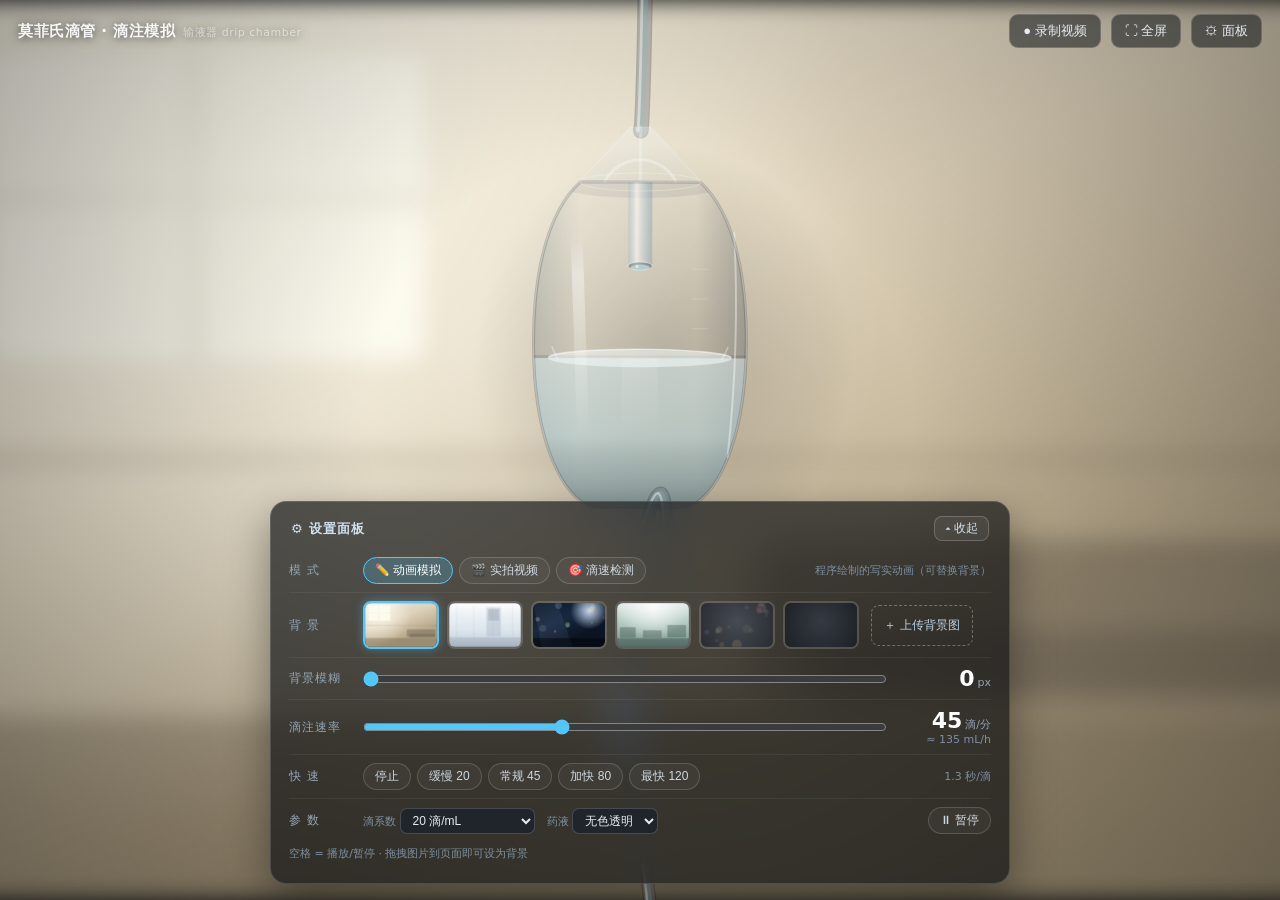
<file: index.html>
<!DOCTYPE html>
<html lang="zh-CN">
<head>
<meta charset="UTF-8">
<meta name="viewport" content="width=device-width, initial-scale=1.0, viewport-fit=cover">
<meta name="theme-color" content="#101215">
<meta name="mobile-web-app-capable" content="yes">
<meta name="apple-mobile-web-app-capable" content="yes">
<meta name="apple-mobile-web-app-status-bar-style" content="black-translucent">
<meta name="apple-mobile-web-app-title" content="滴速检测">
<link rel="manifest" href="manifest.webmanifest">
<link rel="apple-touch-icon" href="icon-180.png">
<link rel="icon" type="image/png" href="icon-192.png">
<title>莫菲氏滴管 · 输液滴注模拟</title>
<style>
  * { box-sizing: border-box; margin: 0; padding: 0; }
  html, body { height: 100%; overflow: hidden; background: #101215;
    font-family: system-ui, "Segoe UI", "Microsoft YaHei", "PingFang SC", sans-serif; }
  #scene { position: fixed; inset: 0; display: block; touch-action: none; }
  /* 滴速检测读数卡 */
  #detCard { position: fixed; top: 62px; left: 16px; z-index: 6; display: none;
    background: rgba(13,16,20,.72); backdrop-filter: blur(14px);
    border: 1px solid rgba(82,199,255,.35); border-radius: 14px; padding: 12px 18px;
    color: #e8f2fa; box-shadow: 0 10px 30px rgba(0,0,0,.4); pointer-events: none; }
  #detCard .dc-rate b { font-size: 40px; font-weight: 800; color: #6fd6ff; font-variant-numeric: tabular-nums; }
  #detCard .dc-rate small { font-size: 13px; color: #9fb8c8; margin-left: 4px; }
  #detCard .dc-sub { font-size: 12px; color: #9fb8c8; margin-top: 2px; }

  /* ---- 顶栏 ---- */
  #topbar { position: fixed; top: 14px; left: 18px; right: 18px; z-index: 6;
    display: flex; align-items: center; gap: 10px; pointer-events: none; }
  #topbar h1 { font-size: 15px; font-weight: 600; letter-spacing: .5px;
    color: rgba(255,255,255,.92); text-shadow: 0 1px 10px rgba(0,0,0,.55); }
  #topbar h1 small { font-weight: 400; font-size: 11px; color: rgba(255,255,255,.55); margin-left: 8px; }
  #topbar .spacer { flex: 1; }
  .btn { pointer-events: auto; cursor: pointer; border: 1px solid rgba(255,255,255,.18);
    background: rgba(18,22,27,.55); color: #e6ecf2; backdrop-filter: blur(10px);
    border-radius: 9px; padding: 7px 13px; font-size: 13px; transition: .18s; }
  .btn:hover { background: rgba(40,48,58,.7); border-color: rgba(255,255,255,.32); }
  #btnRec.recording { color: #ff6b6b; border-color: rgba(255,107,107,.55); animation: pulse 1.1s infinite; }
  @keyframes pulse { 50% { box-shadow: 0 0 0 5px rgba(255,80,80,.14); } }

  /* ---- 控制面板 ---- */
  #panel { position: fixed; left: 50%; bottom: 16px; transform: translateX(-50%);
    width: min(740px, 94vw); max-height: 62vh; overflow-y: auto;
    background: rgba(13,16,20,.68); backdrop-filter: blur(18px) saturate(1.25);
    border: 1px solid rgba(255,255,255,.14); border-radius: 16px;
    padding: 12px 18px 14px; color: #dfe6ee; z-index: 5;
    box-shadow: 0 14px 44px rgba(0,0,0,.4); transition: opacity .25s, transform .25s; }
  #panel.hidden { opacity: 0; transform: translateX(-50%) translateY(24px); pointer-events: none; }
  .row { display: flex; align-items: center; gap: 12px; padding: 8px 0; flex-wrap: wrap; }
  .row + .row { border-top: 1px solid rgba(255,255,255,.06); }
  .label { font-size: 12px; color: #93a5b6; min-width: 62px; letter-spacing: 1px; flex-shrink: 0; }
  .thumbs { display: flex; gap: 8px; flex-wrap: wrap; }
  .thumb { padding: 0; border-radius: 8px; overflow: hidden; cursor: pointer;
    border: 2px solid rgba(255,255,255,.16); background: none; transition: .15s; line-height: 0; }
  .thumb:hover { border-color: rgba(255,255,255,.45); }
  .thumb.active { border-color: #52c7ff; box-shadow: 0 0 10px rgba(82,199,255,.4); }
  .thumb canvas { width: 72px; height: 44px; display: block; }
  .upload-btn { cursor: pointer; font-size: 12px; color: #bcd3e6; padding: 11px 12px;
    border: 1px dashed rgba(255,255,255,.3); border-radius: 8px; transition: .15s; }
  .upload-btn:hover { border-color: #52c7ff; color: #fff; background: rgba(82,199,255,.08); }

  input[type=range] { flex: 1; min-width: 140px; accent-color: #52c7ff; cursor: pointer; }
  .readout { min-width: 92px; text-align: right; font-variant-numeric: tabular-nums; flex-shrink: 0; }
  .readout b { font-size: 22px; font-weight: 700; color: #fff; }
  .readout small { font-size: 11px; color: #93a5b6; margin-left: 3px; }
  .readout .sub2 { display: block; font-size: 11px; color: #7d8fa1; }
  .readout .sub2 b { font-size: 12px; color: #9fd8ff; font-weight: 600; }

  .chips { display: flex; gap: 6px; flex-wrap: wrap; }
  .chip { cursor: pointer; font-size: 12px; color: #cfd9e4; padding: 4px 11px;
    border-radius: 999px; border: 1px solid rgba(255,255,255,.16); background: rgba(255,255,255,.04); transition: .15s; }
  .chip:hover { background: rgba(82,199,255,.15); border-color: rgba(82,199,255,.5); color: #fff; }
  .chip.active { background: rgba(82,199,255,.22); border-color: #52c7ff; color: #fff; }
  #scene.pick { cursor: crosshair; }
  .swatch { width: 16px; height: 16px; border-radius: 4px; border: 1px solid rgba(255,255,255,.45);
    display: inline-block; background: #6b7683; flex-shrink: 0; }
  input[type=number] { background: rgba(30,36,44,.9); color: #e6ecf2; border: 1px solid rgba(255,255,255,.18);
    border-radius: 7px; padding: 4px 6px; font-size: 12px; }
  #banner { position: fixed; top: 56px; left: 50%; transform: translateX(-50%); z-index: 9;
    display: none; align-items: center; gap: 12px; max-width: min(700px, 92vw);
    background: rgba(22,27,34,.9); backdrop-filter: blur(12px);
    border: 1px solid rgba(255,187,92,.5); color: #ffe2b8; border-radius: 12px;
    padding: 9px 14px; font-size: 13px; box-shadow: 0 10px 30px rgba(0,0,0,.45); }
  #banner.on { display: flex; }
  #banner.info { border-color: rgba(82,199,255,.45); color: #cfe8ff; }
  #banner button { cursor: pointer; flex-shrink: 0; background: rgba(255,255,255,.08);
    border: 1px solid rgba(255,255,255,.25); color: inherit; border-radius: 8px; padding: 3px 10px; font-size: 12px; }
  .row.disabled { opacity: .35; pointer-events: none; }

  /* ---- 面板折叠头 ---- */
  #panelHead { display: flex; align-items: center; justify-content: space-between; padding: 2px 2px 8px; }
  #panelHead b { font-size: 13px; color: #cfe0ee; letter-spacing: 1px; }
  #panelToggle { cursor: pointer; background: rgba(255,255,255,.06); border: 1px solid rgba(255,255,255,.2);
    color: #cfe0ee; border-radius: 8px; padding: 3px 10px; font-size: 12px; }
  #panel.collapsed > :not(#panelHead) { display: none !important; }

  /* ---- 检测模式工具条（移动端主交互） ---- */
  #detBar { position: fixed; left: 50%; transform: translateX(-50%);
    bottom: max(12px, env(safe-area-inset-bottom)); z-index: 6;
    display: none; align-items: center; gap: 6px; white-space: nowrap;
    background: rgba(13,16,20,.78); backdrop-filter: blur(14px);
    border: 1px solid rgba(82,199,255,.35); border-radius: 14px;
    padding: 7px 10px; box-shadow: 0 10px 30px rgba(0,0,0,.4); max-width: 96vw; }
  #detBar .chip { padding: 5px 10px; font-size: 12px; }
  body.detect #detBar { display: flex; }
  body.detect #panel { display: none; }
  body.detect #panel.show { display: block; }
  body.detect #panel .anim-only { display: none; }

  /* ---- 首次使用指引 ---- */
  #hint { position: fixed; inset: 0; z-index: 15; display: none; align-items: center;
    justify-content: center; background: rgba(5,8,12,.74); backdrop-filter: blur(6px); }
  #hint.on { display: flex; }
  #hint .card { max-width: min(430px, 88vw); background: rgba(17,23,30,.97);
    border: 1px solid rgba(82,199,255,.4); border-radius: 16px; padding: 20px 22px;
    color: #dfe9f2; box-shadow: 0 16px 50px rgba(0,0,0,.5); }
  #hint b { font-size: 16px; }
  #hint p { margin: 10px 0 0; font-size: 13.5px; line-height: 1.6; color: #b9cbda; }
  #hint button { margin-top: 16px; width: 100%; padding: 10px; border-radius: 10px;
    border: none; background: #2ea8e6; color: #fff; font-size: 14px; cursor: pointer; }

  /* ---- 手机适配 ---- */
  @media (max-width: 640px) {
    #topbar { left: 10px; right: 10px; top: calc(8px + env(safe-area-inset-top)); }
    #topbar h1 { font-size: 13px; }
    #topbar h1 small { display: none; }
    #btnRec, #btnFs { display: none; }   /* 手机：录制/全屏收起，保标题一行 */
    .btn { padding: 6px 9px; font-size: 12px; }
    #detCard { left: 50%; transform: translateX(-50%); top: calc(50px + env(safe-area-inset-top));
      text-align: center; padding: 8px 20px; }
    #detCard .dc-rate b { font-size: 44px; }
    #panel { left: 0; right: 0; bottom: 0; transform: none; width: 100%; max-width: none;
      border-radius: 14px 14px 0 0; max-height: 66vh; padding-bottom: calc(10px + env(safe-area-inset-bottom)); }
    #panel.hidden { transform: translateY(110%); opacity: 0; }
    .row { padding: 6px 0; }
    .label { min-width: 48px; }
  }
  select { background: rgba(30,36,44,.9); color: #e6ecf2; border: 1px solid rgba(255,255,255,.18);
    border-radius: 7px; padding: 4px 8px; font-size: 12px; cursor: pointer; }
  .hint { font-size: 11px; color: #7d8fa1; }
  .grow { flex: 1; }

  /* ---- 拖放提示层 ---- */
  #dropzone { position: fixed; inset: 0; z-index: 20; display: none;
    align-items: center; justify-content: center; background: rgba(8,12,18,.6); }
  #dropzone.on { display: flex; }
  #dropzone div { border: 2px dashed #52c7ff; border-radius: 18px; padding: 34px 60px;
    font-size: 18px; color: #dff2ff; background: rgba(20,30,42,.75); }
</style>
</head>
<body>
<canvas id="scene"></canvas>

<div id="topbar">
  <h1>莫菲氏滴管 · 滴注模拟<small>输液器 drip chamber</small></h1>
  <div class="spacer"></div>
  <button class="btn" id="btnRec">● 录制视频</button>
  <button class="btn" id="btnFs" title="全屏">⛶ 全屏</button>
  <button class="btn" id="btnPanel" title="显示/隐藏控制面板">⚙ 面板</button>
</div>

<div id="detCard">
  <div class="dc-rate"><b id="dcRate">--</b><small>滴/分</small></div>
  <div class="dc-sub" id="dcSub">将检测框对准滴管</div>
</div>
<div id="detBar">
  <button class="chip" id="barSrc">🖥 测试源</button>
  <label class="hint" style="white-space:nowrap">灵敏 <input type="range" id="barSens" min="1" max="10" value="5" style="width:70px;vertical-align:middle"></label>
  <button class="chip" id="barReset">归零</button>
  <button class="chip" id="barMore">⚙ 更多</button>
</div>
<div id="hint"><div class="card">
  <b>🎯 滴速检测 · 三步上手</b>
  <p>① 点底部「🖥 测试源」切换为「📷 摄像头」，允许权限后对准滴管</p>
  <p>② 拖动蓝色横带（右下角圆点缩放）：放在<b>滴嘴与液面之间</b>的落液柱中段，<b>离液面越远越好</b>——碰到液面会把水的弹跳误计成滴数</p>
  <p>③ 液滴穿过横带时闪绿环，左上角实时显示滴/分</p>
  <button id="hintOk">知道了，开始</button>
</div></div>
<div id="panel">
  <div id="panelHead"><b>⚙ 设置面板</b><button id="panelToggle">▾ 展开</button></div>
  <div class="row">
    <div class="label">模 式</div>
    <div class="chips">
      <button class="chip active" id="modeAnim">✏️ 动画模拟</button>
      <button class="chip" id="modeVideo">🎬 实拍视频</button>
      <button class="chip" id="modeDetect">🎯 滴速检测</button>
    </div>
    <div class="grow"></div>
    <span class="hint" id="modeHint">程序绘制的写实动画（可替换背景）</span>
  </div>
  <div class="row" id="videoRow" style="display:none">
    <div class="label">视频源</div>
    <div class="chips">
      <button class="chip active" data-vid="videos/iv-drip-closeup-46366.mp4" data-native="45">滴壶特写 ①</button>
      <button class="chip" data-vid="videos/iv-fluid-dripping-38500.mp4" data-native="40">输液滴流 ②</button>
      <label class="upload-btn" style="padding:4px 11px">＋ 上传视频<input type="file" id="vidInput" accept="video/*" hidden></label>
      <button class="chip" id="calBtn">🎯 校准原生滴速</button>
    </div>
    <div class="grow"></div>
    <label class="hint">视频原始滴速 <input type="number" id="nativeRate" value="45" min="1" max="300" style="width:60px"> 滴/分</label>
    <span class="hint" id="speedTxt">×1.00</span>
  </div>
  <div class="row" id="keyRow" style="display:none">
    <div class="label">视频抠像</div>
    <label class="hint"><input type="checkbox" id="keyOn"> 启用（抠除视频背景，与下方背景合成）</label>
    <button class="chip" id="pickBtn">💡 吸取背景色</button>
    <span class="swatch" id="keySwatch" title="当前抠像颜色"></span>
    <label class="hint">阈值 <input type="range" id="keyThresh" min="10" max="180" value="70" style="width:90px"></label>
    <label class="hint">柔边 <input type="range" id="keySoft" min="0" max="90" value="35" style="width:90px"></label>
    <span class="hint" id="keyNote" style="display:none"></span>
  </div>
  <div class="row" id="detRow" style="display:none">
    <div class="label">检测源</div>
    <div class="chips">
      <button class="chip active" id="detTest">🖥 测试源（当前画面）</button>
      <button class="chip" id="detCam">📷 摄像头</button>
    </div>
    <div class="grow"></div>
    <label class="hint">灵敏度 <input type="range" id="detSens" min="1" max="10" value="5" style="width:110px"></label>
    <button class="chip" id="detReset">归零计数</button>
  </div>
  <div class="row" id="detRow2" style="display:none">
    <div class="label">操作说明</div>
    <span class="hint">横带放在滴嘴与液面之间的落液柱中段，离液面越远越好（水面弹跳会被误计成滴数）。
      电脑上验证精度：用「测试源 + 动画」，滴速精确已知；用实拍视频请先点「校准原生滴速」。摄像头模式需 App / HTTPS 环境。</span>
  </div>
  <div class="row anim-only" id="bgRow">
    <div class="label">背 景</div>
    <div class="thumbs" id="thumbs"></div>
    <label class="upload-btn">＋ 上传背景图<input type="file" id="fileInput" accept="image/*" hidden></label>
    <span class="hint" id="bgHint"></span>
  </div>
  <div class="row anim-only">
    <div class="label">背景模糊</div>
    <input type="range" id="blurRange" min="0" max="24" step="1" value="0">
    <div class="readout"><b id="blurVal">0</b><small>px</small></div>
  </div>
  <div class="row anim-only">
    <div class="label">滴注速率</div>
    <input type="range" id="rateRange" min="0" max="120" step="1" value="45">
    <div class="readout"><b id="rateVal">45</b><small>滴/分</small>
      <span class="sub2" id="mlh">≈ 135 mL/h</span></div>
  </div>
  <div class="row anim-only">
    <div class="label">快 速</div>
    <div class="chips">
      <button class="chip" data-rate="0">停止</button>
      <button class="chip" data-rate="20">缓慢 20</button>
      <button class="chip" data-rate="45">常规 45</button>
      <button class="chip" data-rate="80">加快 80</button>
      <button class="chip" data-rate="120">最快 120</button>
    </div>
    <div class="grow"></div>
    <span class="hint" id="intervalTxt">1.3 秒/滴</span>
  </div>
  <div class="row anim-only">
    <div class="label">参 数</div>
    <label class="hint">滴系数
      <select id="factorSel">
        <option value="10">10 滴/mL</option>
        <option value="15">15 滴/mL</option>
        <option value="20" selected>20 滴/mL</option>
        <option value="60">60 滴/mL（微滴）</option>
      </select>
    </label>
    <label class="hint">药液
      <select id="tintSel">
        <option value="clear" selected>无色透明</option>
        <option value="yellow">微黄</option>
        <option value="amber">琥珀色</option>
        <option value="pink">粉红</option>
      </select>
    </label>
    <div class="grow"></div>
    <button class="chip" id="btnPlay">⏸ 暂停</button>
    <span class="hint">空格 = 播放/暂停 · 拖拽图片到页面即可设为背景</span>
  </div>
</div>

<div id="dropzone"><div>松开鼠标：图片 → 设为背景 · 视频 → 设为视频源</div></div>
<div id="banner"><span id="bannerTxt"></span><button id="bannerClose">知道了</button></div>

<script>
'use strict';
/* ================= 基础 ================= */
const cv  = document.getElementById('scene');
const ctx = cv.getContext('2d');
let W = 0, H = 0, DPR = 1;
const clamp = (v, a, b) => v < a ? a : (v > b ? b : v);
const lerp  = (a, b, t) => a + (b - a) * t;
const easeOut = t => 1 - Math.pow(1 - t, 3);
const rand = (a = 1, b) => b === undefined ? Math.random() * a : a + Math.random() * (b - a);

function rr(c, x, y, w, h, r) {            // 圆角矩形路径
  r = Math.min(r, w / 2, h / 2);
  c.beginPath();
  c.moveTo(x + r, y);
  c.arcTo(x + w, y, x + w, y + h, r);
  c.arcTo(x + w, y + h, x, y + h, r);
  c.arcTo(x, y + h, x, y, r);
  c.arcTo(x, y, x + w, y, r);
  c.closePath();
}

/* ================= 状态 ================= */
const state = {
  rate: 45, playing: true, factor: 20, tint: 'clear',
  blur: 0, bg: 'ward', simTime: 0, nextDropAt: 0.8,
  mode: 'anim', baseMode: 'anim', nativeRate: 45, keying: false,
  keyColor: [46, 64, 58], keyThresh: 70, keySoft: 0.35,
  detSource: 'test', sens: 5,
};

const TINTS = {
  clear:  { hi: '#f2fbfc', top: 'rgba(216,236,240,0.50)', bot: 'rgba(150,192,204,0.55)', drop: 'rgba(206,236,242,0.60)' },
  yellow: { hi: '#faf4d6', top: 'rgba(241,229,172,0.55)', bot: 'rgba(203,172,92,0.62)',  drop: 'rgba(236,215,138,0.62)' },
  amber:  { hi: '#f6dca0', top: 'rgba(221,161,70,0.60)', bot: 'rgba(168,104,30,0.66)', drop: 'rgba(226,160,70,0.62)' },
  pink:   { hi: '#f8dde4', top: 'rgba(236,176,192,0.55)', bot: 'rgba(193,110,136,0.62)', drop: 'rgba(236,180,196,0.62)' },
};

/* ================= 预设背景（程序化绘制，离线可用） ================= */
const presets = {};   // key -> {name, canvas}
const PRESET_DEFS = [
  ['ward',   '病房',     pWard,   10],
  ['clinic', '门诊走廊', pClinic, 12],
  ['night',  '夜间病房', pNight,   6],
  ['or',     '手术室',   pOR,      8],
  ['bokeh',  '虚化影棚', pBokeh,  10],
  ['solid',  '纯深色',   pSolid,   0],
];

function bake(w, h, paintFn, blurPx) {
  const t = document.createElement('canvas'); t.width = w; t.height = h;
  paintFn(t.getContext('2d'), w, h);
  if (blurPx > 0) {
    const o = document.createElement('canvas'); o.width = w; o.height = h;
    const oc = o.getContext('2d');
    oc.filter = `blur(${blurPx}px)`;
    oc.drawImage(t, 0, 0);
    return o;
  }
  return t;
}
function pWard(g, w, h) {
  let gr = g.createLinearGradient(0, 0, w * 0.25, h);
  gr.addColorStop(0, '#efe9db'); gr.addColorStop(0.55, '#ded2ba'); gr.addColorStop(1, '#b7a789');
  g.fillStyle = gr; g.fillRect(0, 0, w, h);
  g.fillStyle = 'rgba(252,250,242,0.92)'; rr(g, w * 0.05, h * 0.06, w * 0.30, h * 0.34, w * 0.01); g.fill();
  g.fillStyle = 'rgba(150,140,120,0.35)';
  g.fillRect(w * 0.185, h * 0.06, w * 0.012, h * 0.34);
  g.fillRect(w * 0.05, h * 0.215, w * 0.30, h * 0.012);
  let wg = g.createRadialGradient(w * 0.2, h * 0.2, 10, w * 0.2, h * 0.2, w * 0.45);
  wg.addColorStop(0, 'rgba(255,252,238,0.85)'); wg.addColorStop(1, 'rgba(255,252,238,0)');
  g.fillStyle = wg; g.fillRect(0, 0, w, h);
  g.fillStyle = 'rgba(96,84,64,0.32)'; g.fillRect(0, h * 0.80, w, h * 0.2);
  g.fillStyle = 'rgba(70,60,45,0.18)'; g.fillRect(0, h * 0.79, w, h * 0.006);
  g.fillStyle = 'rgba(72,64,54,0.30)'; rr(g, w * 0.58, h * 0.60, w * 0.40, h * 0.17, w * 0.02); g.fill();
  g.fillStyle = 'rgba(72,64,54,0.22)'; rr(g, w * 0.62, h * 0.70, w * 0.36, h * 0.09, w * 0.015); g.fill();
  g.fillStyle = 'rgba(120,108,88,0.16)'; g.fillRect(0, h * 0.50, w, h * 0.02);
}
function pClinic(g, w, h) {
  let gr = g.createLinearGradient(0, 0, 0, h);
  gr.addColorStop(0, '#f7fafc'); gr.addColorStop(0.6, '#dde6ee'); gr.addColorStop(1, '#c3cfdc');
  g.fillStyle = gr; g.fillRect(0, 0, w, h);
  let lt = g.createLinearGradient(0, 0, 0, h * 0.25);
  lt.addColorStop(0, 'rgba(255,255,255,0.6)'); lt.addColorStop(1, 'rgba(255,255,255,0)');
  g.fillStyle = lt; g.fillRect(0, 0, w, h * 0.25);
  for (const x of [0.10, 0.34, 0.60, 0.88]) {
    g.fillStyle = 'rgba(90,105,120,0.13)';
    g.fillRect(x * w, h * 0.05, w * 0.009, h * 0.73);
  }
  g.fillStyle = 'rgba(160,175,188,0.38)'; rr(g, w * 0.52, h * 0.10, w * 0.20, h * 0.66, w * 0.008); g.fill();
  g.fillStyle = 'rgba(110,125,140,0.25)'; rr(g, w * 0.545, h * 0.14, w * 0.15, h * 0.26, w * 0.005); g.fill();
  g.fillStyle = 'rgba(70,85,100,0.22)'; g.fillRect(0, h * 0.78, w, h * 0.22);
  let rf = g.createLinearGradient(0, h * 0.78, 0, h);
  rf.addColorStop(0, 'rgba(255,255,255,0.10)'); rf.addColorStop(1, 'rgba(255,255,255,0)');
  g.fillStyle = rf; g.fillRect(0, h * 0.78, w, h * 0.22);
}
function pNight(g, w, h) {
  let gr = g.createLinearGradient(0, 0, w * 0.3, h);
  gr.addColorStop(0, '#0c1728'); gr.addColorStop(0.55, '#17293f'); gr.addColorStop(1, '#0b1424');
  g.fillStyle = gr; g.fillRect(0, 0, w, h);
  let mg = g.createRadialGradient(w * 0.78, h * 0.18, 5, w * 0.78, h * 0.18, w * 0.26);
  mg.addColorStop(0, 'rgba(214,230,255,0.9)'); mg.addColorStop(1, 'rgba(214,230,255,0)');
  g.fillStyle = mg; g.fillRect(0, 0, w, h);
  for (let i = 0; i < 60; i++) {
    g.fillStyle = `rgba(255,255,255,${rand(0.08, 0.5)})`;
    g.fillRect(rand(w), rand(h * 0.6), rand(1, 2.4), rand(1, 2.4));
  }
  const cols = ['#ffd9a0', '#9cc4ff', '#ffe9c9', '#7fd4c9'];
  for (let i = 0; i < 13; i++) {
    g.fillStyle = cols[i % 4]; g.globalAlpha = rand(0.10, 0.28);
    g.beginPath(); g.arc(rand(w), rand(h * 0.7), rand(w * 0.012, w * 0.05), 0, 7); g.fill();
  }
  g.globalAlpha = 1;
  g.fillStyle = 'rgba(190,210,255,0.07)';
  g.beginPath(); g.moveTo(0, 0); g.lineTo(w * 0.34, 0); g.lineTo(w * 0.55, h); g.lineTo(w * 0.12, h); g.closePath(); g.fill();
  g.fillStyle = 'rgba(0,0,0,0.45)'; g.fillRect(0, h * 0.80, w, h * 0.2);
}
function pOR(g, w, h) {
  let gr = g.createLinearGradient(0, 0, 0, h);
  gr.addColorStop(0, '#e3ede8'); gr.addColorStop(0.55, '#a9c2b9'); gr.addColorStop(1, '#749087');
  g.fillStyle = gr; g.fillRect(0, 0, w, h);
  let lg = g.createRadialGradient(w * 0.5, h * 0.05, 10, w * 0.5, h * 0.05, w * 0.5);
  lg.addColorStop(0, 'rgba(255,255,255,0.85)'); lg.addColorStop(1, 'rgba(255,255,255,0)');
  g.fillStyle = lg; g.fillRect(0, 0, w, h);
  g.fillStyle = 'rgba(30,52,46,0.30)';
  rr(g, w * 0.04, h * 0.55, w * 0.22, h * 0.24, w * 0.012); g.fill();
  rr(g, w * 0.70, h * 0.50, w * 0.26, h * 0.28, w * 0.012); g.fill();
  rr(g, w * 0.36, h * 0.62, w * 0.26, h * 0.17, w * 0.01); g.fill();
  g.fillStyle = 'rgba(18,36,32,0.32)'; g.fillRect(0, h * 0.80, w, h * 0.2);
}
function pBokeh(g, w, h) {
  let gr = g.createRadialGradient(w * 0.5, h * 0.42, 20, w * 0.5, h * 0.5, w * 0.75);
  gr.addColorStop(0, '#454b52'); gr.addColorStop(1, '#212429');
  g.fillStyle = gr; g.fillRect(0, 0, w, h);
  const cols = ['#c9a06a', '#7fa8b8', '#b87f8a', '#8a9a6a', '#a08cc0'];
  for (let i = 0; i < 15; i++) {
    g.fillStyle = cols[i % 5]; g.globalAlpha = rand(0.10, 0.24);
    g.beginPath(); g.arc(rand(w), rand(h), rand(w * 0.02, w * 0.07), 0, 7); g.fill();
  }
  g.globalAlpha = 1;
}
function pSolid(g, w, h) {
  let gr = g.createRadialGradient(w * 0.5, h * 0.4, 20, w * 0.5, h * 0.5, w * 0.7);
  gr.addColorStop(0, '#343a41'); gr.addColorStop(1, '#1a1d22');
  g.fillStyle = gr; g.fillRect(0, 0, w, h);
}

function buildPresets() {
  for (const [key, name, fn, blur] of PRESET_DEFS)
    presets[key] = { name, canvas: bake(1280, 800, fn, blur) };
}

/* ================= 背景合成 ================= */
const bgCanvas = document.createElement('canvas');
let customImage = null, customUrl = null;

function renderBg() {
  bgCanvas.width = W * DPR; bgCanvas.height = H * DPR;
  const b = bgCanvas.getContext('2d');
  b.setTransform(DPR, 0, 0, DPR, 0, 0);
  b.clearRect(0, 0, W, H);
  const src = (state.bg === 'custom' && customImage) ? customImage : (presets[state.bg] || presets.ward).canvas;
  let s = Math.max(W / src.width, H / src.height) * (1 + state.blur / 260);
  const dw = src.width * s, dh = src.height * s;
  b.save();
  if (state.blur > 0) b.filter = `blur(${state.blur}px)`;
  b.drawImage(src, (W - dw) / 2, (H - dh) / 2, dw, dh);
  b.restore();
}

/* ================= 实拍视频模式 ================= */
const VID_DEFAULT = 'videos/iv-drip-closeup-46366.mp4';
const vid = document.createElement('video');
vid.muted = true; vid.loop = true; vid.playsInline = true; vid.preload = 'auto';
vid.setAttribute('playsinline', '');
vid.style.cssText = 'position:fixed;left:-9999px;top:0;width:320px;height:180px;opacity:0;pointer-events:none;';
document.body.appendChild(vid);
vid.addEventListener('loadeddata', applyVideoRate);

const work = document.createElement('canvas');                       // 抠像处理画布
const wctx = work.getContext('2d', { willReadFrequently: true });
const keyedCanvas = document.createElement('canvas');                // 抠像结果
const kctx = keyedCanvas.getContext('2d');
let vidUrl = null, keyingUnavailable = false, keyHasFrame = false;

function setVideoSrc(src) {
  keyHasFrame = false;
  vid.src = src;
  vid.load();
  vid.play().catch(() => {});
}
// 速率 → 播放倍速：目标滴速 / 视频原始滴速
function applyVideoRate() {
  if (state.mode !== 'video' && !(state.mode === 'detect' && state.baseMode === 'video')) return;
  const sp = $('speedTxt');
  if (state.rate <= 0) { vid.pause(); if (sp) sp.textContent = '已停止'; return; }
  const pr = clamp(state.rate / state.nativeRate, 0.07, 8);
  vid.playbackRate = pr;
  if (sp) sp.textContent = '×' + pr.toFixed(2);
  vid.play().catch(() => {});
}
function markKeyUnavailable() {
  if (keyingUnavailable) return;
  keyingUnavailable = true;
  const note = $('keyNote');
  if (note) {
    note.style.display = '';
    note.textContent = '⚠ 浏览器禁止读取本地视频像素（file:// 直开限制）。请双击「启动本地服务器.bat」，用 http://localhost:8000 打开后即可抠像与录制。';
  }
  refreshBgAvail();
  showBanner('⚠ 当前以 file:// 直接打开，浏览器禁止读取视频像素，抠像未生效，因此更换背景看不到效果。请双击「启动本地服务器.bat」后从 http://localhost:8000 访问。');
}
function ensureWork() {
  const cap = 1024, s = Math.min(1, cap / vid.videoWidth);
  const kw = Math.max(2, Math.round(vid.videoWidth * s)), kh = Math.max(2, Math.round(vid.videoHeight * s));
  if (work.width !== kw || work.height !== kh) {
    work.width = kw; work.height = kh;
    keyedCanvas.width = kw; keyedCanvas.height = kh;
  }
  wctx.drawImage(vid, 0, 0, kw, kh);
  return s;
}
function processKey() {          // 颜色距离抠像（每帧）
  if (!state.keying || keyingUnavailable || vid.readyState < 2 || !vid.videoWidth) return;
  ensureWork();
  let img;
  try { img = wctx.getImageData(0, 0, work.width, work.height); }
  catch (e) { markKeyUnavailable(); return; }
  const d = img.data;
  const [kr, kg, kb] = state.keyColor;
  const hi = state.keyThresh, lo = hi * (1 - state.keySoft);
  for (let i = 0; i < d.length; i += 4) {
    const dr = d[i] - kr, dg = d[i + 1] - kg, db = d[i + 2] - kb;
    const dist = Math.abs(dr) + Math.abs(dg) + Math.abs(db);
    d[i + 3] = dist <= lo ? 0 : (dist >= hi ? 255 : ((dist - lo) / (hi - lo)) * 255);
  }
  kctx.putImageData(img, 0, 0);
  keyHasFrame = true;
}
function coverDraw(src2, zoom) {
  const sw = src2.videoWidth || src2.width, sh = src2.videoHeight || src2.height;
  if (!sw || !sh) return;
  const s = Math.max(W / sw, H / sh) * zoom;
  ctx.drawImage(src2, (W - sw * s) / 2, (H - sh * s) / 2, sw * s, sh * s);
}
function drawVideoFrame() {
  if (vid.readyState < 2 || !vid.videoWidth) { ctx.drawImage(bgCanvas, 0, 0, W, H); return; }
  if (state.keying && !keyingUnavailable && keyHasFrame) {
    ctx.save();
    if (state.blur > 0) ctx.filter = `blur(${state.blur}px)`;
    coverDraw(keyedCanvas, 1 + state.blur / 260);
    ctx.restore();
  } else if (state.keying && !keyingUnavailable) {
    ctx.drawImage(bgCanvas, 0, 0, W, H);
    coverDraw(vid, 1);
  } else {
    ctx.save();
    if (state.blur > 0) ctx.filter = `blur(${state.blur}px)`;
    coverDraw(vid, 1 + state.blur / 260);
    ctx.restore();
  }
}
function setMode(m) {
  state.mode = m;
  if (m === 'anim' || m === 'video') state.baseMode = m;
  document.body.classList.toggle('detect', m === 'detect');
  if (m === 'detect') {
    if (!det.roiTouched) resetDefaultRoi();          // 未手动调过框时自动对位
    try { if (!localStorage.getItem('ivsetHint')) $('hint').classList.add('on'); }
    catch (e) { $('hint').classList.add('on'); }
  }
  $('modeAnim').classList.toggle('active', m === 'anim');
  $('modeVideo').classList.toggle('active', m === 'video');
  $('modeDetect').classList.toggle('active', m === 'detect');
  $('videoRow').style.display = m === 'video' ? 'flex' : 'none';
  $('keyRow').style.display = m === 'video' ? 'flex' : 'none';
  $('detRow').style.display = m === 'detect' ? 'flex' : 'none';
  $('detRow2').style.display = m === 'detect' ? 'flex' : 'none';
  $('detCard').style.display = m === 'detect' ? 'block' : 'none';
  $('modeHint').textContent = {
    anim: '程序绘制的写实动画（可替换背景）',
    video: '实拍素材 · 速率=播放倍速（先「校准原生滴速」再设目标）',
    detect: '图像检测滴速 · 拖动蓝色虚线框对准滴管',
  }[m];
  if (m === 'video') { if (!vid.src) setVideoSrc(VID_DEFAULT); applyVideoRate(); }
  else if (m === 'anim') vid.pause();
  if (m === 'detect' && state.baseMode === 'video') applyVideoRate();
  if (m !== 'detect' && camStream) stopCamera();
  refreshBgAvail();
  syncDetBar();
}

/* ================= 布局（输液器几何） ================= */
const L = {};
function layout() {
  const S = Math.min(W, H);
  L.S = S; L.cx = W * 0.5;
  L.chW = clamp(S * 0.26, 120, 200);        // 滴壶宽度
  L.chH = clamp(S * 0.42, 200, 330);        // 滴壶高度
  L.chTop = H * 0.20;
  L.chBot = L.chTop + L.chH;
  L.surfaceY = L.chBot - L.chH * 0.46;      // 液面
  L.stubW = L.chW * 0.12;                   // 壶内滴嘴宽
  L.stubBot = L.chTop + L.chH * 0.26;       // 滴嘴口
  L.dropR = L.stubW * 0.62;                 // 液滴半径
  L.neckLen = L.chH * 0.10;
  L.tw  = Math.max(7, S * 0.014);           // 上管宽
  L.tw2 = Math.max(6, S * 0.012);           // 下管宽
  L.tubeY0 = L.chBot + L.neckLen;
  // 在管路上找滚轮夹位置（y≈0.80H）
  L.clampT = 0.7;
  let best = 1e9;
  for (let t = 0.3; t <= 1; t += 0.005) {
    const p = tubePoint(t);
    if (Math.abs(p.y - H * 0.80) < best) { best = Math.abs(p.y - H * 0.80); L.clampT = t; }
  }
}

/* 下管路径：三段贝塞尔 */
function tubeSegs(xoff = 0) {
  const dx = L.S * 0.03, y0 = L.tubeY0;
  return [
    [[L.cx + xoff, y0], [L.cx + dx * 0.15 + xoff, y0 + (H * 0.58 - y0) * 0.4], [L.cx + dx * 0.9 + xoff, H * 0.50], [L.cx + dx + xoff, H * 0.58]],
    [[L.cx + dx + xoff, H * 0.58], [L.cx + dx * 1.15 + xoff, H * 0.68], [L.cx - dx * 0.85 + xoff, H * 0.70], [L.cx - dx * 0.55 + xoff, H * 0.79]],
    [[L.cx - dx * 0.55 + xoff, H * 0.79], [L.cx - dx * 0.35 + xoff, H * 0.87], [L.cx + dx * 0.25 + xoff, H * 0.92], [L.cx + dx * 0.55 + xoff, H + 40]],
  ];
}
function tubePoint(t) {
  t = clamp(t, 0, 0.999);
  const segs = tubeSegs(0);
  const i = Math.min(2, Math.floor(t * 3)), u = t * 3 - i;
  const [p0, p1, p2, p3] = segs[i], a = 1 - u;
  const bez = (A, B, C, D) => a * a * a * A + 3 * a * a * u * B + 3 * a * u * u * C + u * u * u * D;
  const x = bez(p0[0], p1[0], p2[0], p3[0]), y = bez(p0[1], p1[1], p2[1], p3[1]);
  const dxv = bez(p1[0] - p0[0], p2[0] - p1[0], p3[0] - p2[0], p3[0] - p2[0]);
  const dyv = bez(p1[1] - p0[1], p2[1] - p1[1], p3[1] - p2[1], p3[1] - p2[1]);
  return { x, y, ang: Math.atan2(dyv, dxv) };
}
function strokeTubePath(xoff) {
  ctx.beginPath();
  const s = tubeSegs(xoff);
  ctx.moveTo(s[0][0][0], s[0][0][1]);
  for (const seg of s) ctx.bezierCurveTo(seg[1][0], seg[1][1], seg[2][0], seg[2][1], seg[3][0], seg[3][1]);
}

/* ================= 滴壶轮廓 ================= */
function chamberPath(c) {
  const { cx, chW, chH, chTop: t, chBot: b } = L;
  c.beginPath();
  c.moveTo(cx - chW * 0.30, t + 2);
  c.bezierCurveTo(cx - chW * 0.47, t + chH * 0.10, cx - chW * 0.545, t + chH * 0.30, cx - chW * 0.53, t + chH * 0.55);
  c.bezierCurveTo(cx - chW * 0.515, t + chH * 0.78, cx - chW * 0.40, t + chH * 0.965, cx - chW * 0.22, b - 1);
  c.lineTo(cx + chW * 0.22, b - 1);
  c.bezierCurveTo(cx + chW * 0.40, t + chH * 0.965, cx + chW * 0.515, t + chH * 0.78, cx + chW * 0.53, t + chH * 0.55);
  c.bezierCurveTo(cx + chW * 0.545, t + chH * 0.30, cx + chW * 0.47, t + chH * 0.10, cx + chW * 0.30, t + 2);
  c.closePath();
}

/* ================= 粒子 / 模拟对象 ================= */
const drops = [], ripples = [], splashes = [], bubbles = [], flashes = [], pulses = [];
let bob = 0, bobV = 0;

function spawnDrop() {
  const interval = 60 / state.rate;
  drops.push({ phase: 'form', t: 0, formDur: clamp(interval * 0.5, 0.30, 0.95), y: 0, v: 0 });
}
function impact(d) {
  const sy = L.surfaceY + bob;
  ripples.push({ t: 0, r0: L.dropR }, { t: -0.14, r0: L.dropR });
  const n = 3 + (Math.random() * 3 | 0);
  for (let i = 0; i < n; i++)
    splashes.push({ x: L.cx + rand(-3, 3), y: sy - 2, vx: rand(-1, 1) * L.S * 0.16,
      vy: -rand(0.30, 0.55) * L.S * 0.55, r: rand(1, 2.6), t: 0, dur: rand(0.3, 0.55) });
  const bn = 1 + (Math.random() * 2 | 0);
  for (let i = 0; i < bn; i++)
    bubbles.push({ x: L.cx + rand(-6, 6), y: sy + rand(4, 16), r: rand(1, 2.2), wob: rand(6.28), sp: rand(10, 20) });
  flashes.push({ t: 0 });
  bobV += clamp(d.v / (L.S * 2.4), 0, 1.2) * L.chH * 0.16;
  pulses.push({ t: 0 });
}

function simulate(dt) {
  const T = state.simTime;
  // 调度新液滴
  if (state.rate > 0) {
    const interval = 60 / state.rate;
    if (T >= state.nextDropAt) {
      spawnDrop();
      state.nextDropAt = Math.max(state.nextDropAt + interval, T + interval * 0.5);
    }
  }
  // 壶壁偶发小气泡
  if (Math.random() < dt * 0.22 && bubbles.length < 4) {
    const left = Math.random() < 0.5;
    bubbles.push({
      x: L.cx + (left ? -1 : 1) * (L.chW * rand(0.36, 0.46)),
      y: L.chBot - rand(6, 22), r: rand(1.2, 2.4), wob: rand(6.28), sp: rand(4, 9),
    });
  }
  const G = L.S * 2.6, sy = L.surfaceY + bob;
  // 液滴状态机
  for (let i = drops.length - 1; i >= 0; i--) {
    const d = drops[i];
    if (d.phase === 'form') { d.t += dt / d.formDur; if (d.t >= 1) { d.phase = 'neck'; d.t = 0; } }
    else if (d.phase === 'neck') { d.t += dt / 0.14; if (d.t >= 1) { d.phase = 'fall'; d.y = L.stubBot + L.dropR * 1.15; d.v = L.S * 0.15; } }
    else { d.v += G * dt; d.y += d.v * dt; if (d.y + L.dropR * 0.3 >= sy) { impact(d); drops.splice(i, 1); } }
  }
  for (let i = ripples.length - 1; i >= 0; i--) { ripples[i].t += dt / 0.85; if (ripples[i].t > 1) ripples.splice(i, 1); }
  for (let i = splashes.length - 1; i >= 0; i--) {
    const s = splashes[i]; s.t += dt;
    s.vy += G * dt; s.x += s.vx * dt; s.y += s.vy * dt;
    if (s.t >= s.dur || s.y > sy + 3) splashes.splice(i, 1);
  }
  for (let i = bubbles.length - 1; i >= 0; i--) {
    const b = bubbles[i];
    b.y -= b.sp * dt; b.x += Math.sin(T * 2 + b.wob) * 8 * dt;
    if (b.y <= sy + 2) bubbles.splice(i, 1);
  }
  for (let i = flashes.length - 1; i >= 0; i--) { flashes[i].t += dt / 0.32; if (flashes[i].t > 1) flashes.splice(i, 1); }
  for (let i = pulses.length - 1; i >= 0; i--) { pulses[i].t += dt / 0.75; if (pulses[i].t > 1) pulses.splice(i, 1); }
  // 液面阻尼弹簧
  bobV += (-bob * 40 - bobV * 6) * dt;
  bob += bobV * dt;
}

/* ================= 绘制 ================= */
function drawSet() {
  const t = TINTS[state.tint];
  ctx.save();
  // 轻微悬挂摆动（手持镜头感）
  const sway = Math.sin(state.simTime * 0.45) * 0.004 + Math.sin(state.simTime * 0.9 + 1.3) * 0.0016;
  ctx.translate(L.cx + Math.sin(state.simTime * 0.3) * L.S * 0.004, 0);
  ctx.rotate(sway);
  ctx.translate(-L.cx, 0);

  drawShadowBloom();
  drawUpperTube();
  drawFunnel();
  drawChamberInterior(t);
  drawGlass();
  drawLowerSet(t);

  ctx.restore();
}

function drawShadowBloom() {
  // 投影
  ctx.save();
  ctx.translate(L.cx + L.chW * 0.12, L.chTop + L.chH * 0.55);
  ctx.scale(1, (L.chH * 0.66) / (L.chW * 0.95));
  let g = ctx.createRadialGradient(0, 0, 0, 0, 0, L.chW * 0.95);
  g.addColorStop(0, 'rgba(0,0,0,0.22)'); g.addColorStop(1, 'rgba(0,0,0,0)');
  ctx.fillStyle = g; ctx.beginPath(); ctx.arc(0, 0, L.chW * 0.95, 0, 7); ctx.fill();
  ctx.restore();
  // 背光光晕
  let b = ctx.createRadialGradient(L.cx, L.chTop + L.chH * 0.45, 0, L.cx, L.chTop + L.chH * 0.45, L.chW * 1.35);
  b.addColorStop(0, 'rgba(255,255,255,0.07)'); b.addColorStop(1, 'rgba(255,255,255,0)');
  ctx.fillStyle = b; ctx.beginPath(); ctx.arc(L.cx, L.chTop + L.chH * 0.45, L.chW * 1.35, 0, 7); ctx.fill();
}

function strokePipe(pathFn, w) {   // 透明输液管通用画法：暗边→管壁→药液→高光
  ctx.lineCap = 'round';
  pathFn(0);
  ctx.strokeStyle = 'rgba(10,20,35,0.25)'; ctx.lineWidth = w + 2.5; ctx.stroke();
  ctx.strokeStyle = 'rgba(235,242,246,0.16)'; ctx.lineWidth = w; ctx.stroke();
  ctx.strokeStyle = TINTS[state.tint].bot; ctx.lineWidth = w * 0.42; ctx.globalAlpha = 0.55; ctx.stroke();
  ctx.globalAlpha = 1;
  pathFn(-w * 0.25);
  ctx.strokeStyle = 'rgba(255,255,255,0.5)'; ctx.lineWidth = w * 0.22; ctx.stroke();
}

function drawUpperTube() {
  const { cx, tw, chTop, chH } = L;
  const path = xoff => {
    ctx.beginPath();
    ctx.moveTo(cx + tw * 0.35 + xoff, -20);
    ctx.bezierCurveTo(cx + tw * 0.30 + xoff, H * 0.06, cx + tw * 0.10 + xoff, chTop - chH * 0.10, cx + xoff, chTop - chH * 0.155);
  };
  strokePipe(path, tw);
}

function drawFunnel() {
  const { cx, chW, chH, chTop, tw } = L;
  const yT = chTop - chH * 0.16;
  ctx.beginPath();
  ctx.moveTo(cx - tw * 0.8, yT);
  ctx.lineTo(cx + tw * 0.8, yT);
  ctx.lineTo(cx + chW * 0.30, chTop + 1);
  ctx.lineTo(cx - chW * 0.30, chTop + 1);
  ctx.closePath();
  let g = ctx.createLinearGradient(0, yT, 0, chTop);
  g.addColorStop(0, 'rgba(245,250,252,0.28)'); g.addColorStop(1, 'rgba(200,218,228,0.10)');
  ctx.fillStyle = g; ctx.fill();
  ctx.strokeStyle = 'rgba(255,255,255,0.22)'; ctx.lineWidth = 1; ctx.stroke();
  ctx.strokeStyle = 'rgba(255,255,255,0.25)'; ctx.lineWidth = tw * 0.28;
  ctx.beginPath(); ctx.moveTo(cx, yT); ctx.lineTo(cx, chTop); ctx.stroke();
}

function drawChamberInterior(t) {
  const { cx, chW, chH, chTop, chBot, stubW, stubBot } = L;
  const sy = L.surfaceY + bob;
  ctx.save();
  chamberPath(ctx); ctx.clip();

  // 塑料本体微 tint
  let g = ctx.createLinearGradient(0, chTop, 0, chBot);
  g.addColorStop(0, 'rgba(255,255,255,0.05)'); g.addColorStop(1, 'rgba(180,200,215,0.03)');
  ctx.fillStyle = g; ctx.fillRect(cx - chW, chTop, chW * 2, chH);
  // 内壁两侧阴影
  let gl = ctx.createLinearGradient(cx - chW * 0.55, 0, cx - chW * 0.30, 0);
  gl.addColorStop(0, 'rgba(20,40,60,0.18)'); gl.addColorStop(1, 'rgba(20,40,60,0)');
  ctx.fillStyle = gl; ctx.fillRect(cx - chW * 0.6, chTop, chW * 0.35, chH);
  let gr2 = ctx.createLinearGradient(cx + chW * 0.55, 0, cx + chW * 0.28, 0);
  gr2.addColorStop(0, 'rgba(15,30,50,0.24)'); gr2.addColorStop(1, 'rgba(15,30,50,0)');
  ctx.fillStyle = gr2; ctx.fillRect(cx + chW * 0.25, chTop, chW * 0.35, chH);
  // 顶部内阴影
  ctx.fillStyle = 'rgba(20,40,60,0.07)';
  ctx.beginPath(); ctx.ellipse(cx, chTop + 4, chW * 0.42, chW * 0.07, 0, 0, 7); ctx.fill();
  // 远壁在液面上方的一条暗带
  ctx.fillStyle = 'rgba(0,0,0,0.10)';
  ctx.fillRect(cx - chW * 0.55, sy - 3, chW * 1.1, 3);

  // 壶内滴嘴（出液口）
  const sx0 = cx - stubW / 2;
  let gs = ctx.createLinearGradient(sx0, 0, sx0 + stubW, 0);
  gs.addColorStop(0, 'rgba(150,180,200,0.35)'); gs.addColorStop(0.35, 'rgba(255,255,255,0.55)'); gs.addColorStop(1, 'rgba(110,145,168,0.38)');
  ctx.fillStyle = gs; ctx.fillRect(sx0, chTop + 2, stubW, stubBot - chTop - 2);
  ctx.beginPath(); ctx.ellipse(cx, stubBot, stubW / 2, stubW * 0.16, 0, 0, 7);
  ctx.fillStyle = 'rgba(30,50,60,0.35)'; ctx.fill();
  ctx.strokeStyle = 'rgba(255,255,255,0.5)'; ctx.lineWidth = 1;
  ctx.beginPath(); ctx.ellipse(cx, stubBot, stubW / 2, stubW * 0.16, 0, Math.PI, Math.PI * 2); ctx.stroke();

  // ---- 药液 ----
  let glq = ctx.createLinearGradient(0, sy, 0, chBot);
  glq.addColorStop(0, t.top); glq.addColorStop(1, t.bot);
  ctx.fillStyle = glq;
  ctx.fillRect(cx - chW * 0.6, sy, chW * 1.2, chBot - sy + 8);
  // 底部加深
  let gd = ctx.createLinearGradient(0, chBot - chH * 0.22, 0, chBot);
  gd.addColorStop(0, 'rgba(0,0,0,0)'); gd.addColorStop(1, 'rgba(0,20,30,0.22)');
  ctx.fillStyle = gd; ctx.fillRect(cx - chW * 0.6, chBot - chH * 0.22, chW * 1.2, chH * 0.22);
  // 滴嘴下方焦散光柱
  let gc = ctx.createLinearGradient(0, sy, 0, sy + chH * 0.24);
  gc.addColorStop(0, 'rgba(255,255,255,0.12)'); gc.addColorStop(1, 'rgba(255,255,255,0)');
  ctx.fillStyle = gc; ctx.fillRect(cx - stubW * 0.75, sy, stubW * 1.5, chH * 0.24);

  // 气泡
  for (const b of bubbles) {
    ctx.beginPath(); ctx.arc(b.x, b.y, b.r, 0, 7);
    ctx.fillStyle = 'rgba(255,255,255,0.10)'; ctx.fill();
    ctx.strokeStyle = 'rgba(255,255,255,0.35)'; ctx.lineWidth = 0.8; ctx.stroke();
  }

  // 液面（椭圆 + 弯月面）
  ctx.beginPath(); ctx.ellipse(cx, sy, chW * 0.46, chW * 0.045, 0, 0, 7);
  ctx.fillStyle = t.hi; ctx.globalAlpha = 0.55; ctx.fill(); ctx.globalAlpha = 1;
  ctx.strokeStyle = 'rgba(255,255,255,0.55)'; ctx.lineWidth = 1.4;
  ctx.beginPath(); ctx.ellipse(cx, sy, chW * 0.46, chW * 0.045, 0, Math.PI * 1.05, Math.PI * 1.95); ctx.stroke();
  // 两侧壁弯月面上爬
  ctx.strokeStyle = 'rgba(255,255,255,0.35)'; ctx.lineWidth = 1.6; ctx.lineCap = 'round';
  for (const sgn of [-1, 1]) {
    const x0 = cx + sgn * chW * 0.44;
    ctx.beginPath(); ctx.moveTo(x0, sy - chW * 0.055);
    ctx.quadraticCurveTo(x0 - sgn * chW * 0.02, sy - chW * 0.01, x0 - sgn * chW * 0.03, sy + 1);
    ctx.stroke();
  }

  // 落水涟漪
  for (const r of ripples) {
    if (r.t < 0) continue;
    const e = easeOut(r.t), rx = r.r0 + chW * 0.72 * e;
    ctx.strokeStyle = t.hi; ctx.globalAlpha = (1 - r.t) * 0.45; ctx.lineWidth = 1.5;
    ctx.beginPath(); ctx.ellipse(cx, sy, rx, rx * 0.14, 0, 0, 7); ctx.stroke();
    ctx.globalAlpha = 1;
  }
  // 落水闪光
  for (const f of flashes) {
    const rad = L.dropR * (1 + 3 * f.t);
    let gf = ctx.createRadialGradient(cx, sy, 0, cx, sy, rad);
    gf.addColorStop(0, `rgba(255,255,255,${(1 - f.t) * 0.30})`); gf.addColorStop(1, 'rgba(255,255,255,0)');
    ctx.fillStyle = gf; ctx.beginPath(); ctx.arc(cx, sy, rad, 0, 7); ctx.fill();
  }

  // ---- 液滴 ----
  for (const d of drops) drawDrop(d, t);
  // 溅起小液滴
  for (const s of splashes) {
    ctx.globalAlpha = clamp(1 - s.t / s.dur, 0, 1) * 0.85;
    ctx.beginPath(); ctx.arc(s.x, s.y, s.r, 0, 7);
    ctx.fillStyle = '#fff'; ctx.fill();
    ctx.globalAlpha = 1;
  }

  // 刻度线
  ctx.strokeStyle = 'rgba(255,255,255,0.16)'; ctx.lineWidth = 1;
  for (let k = 1; k <= 3; k++) {
    const y = L.surfaceY - chH * 0.09 * k;
    ctx.beginPath(); ctx.moveTo(cx + chW * 0.26, y); ctx.lineTo(cx + chW * 0.34, y); ctx.stroke();
  }

  ctx.restore();
}

function drawDrop(d, t) {
  const { cx, stubBot, dropR: r } = L;
  if (d.phase === 'form') {
    const p = easeOut(d.t);
    const h = r * 1.35 * p, w = r * (0.55 + 0.45 * p);
    const yc = stubBot + h * 0.45;
    ctx.beginPath(); ctx.ellipse(cx, yc, w, h * 0.75, 0, 0, 7);
    ctx.fillStyle = t.drop; ctx.fill();
    ctx.fillStyle = 'rgba(255,255,255,0.55)';
    ctx.beginPath(); ctx.arc(cx - w * 0.32, yc - h * 0.28, w * 0.16, 0, 7); ctx.fill();
  } else if (d.phase === 'neck') {
    const p = d.t;
    const yc = stubBot + lerp(r * 0.55, r * 1.0, p);
    // 颈部
    const nw = lerp(L.stubW * 0.5, r * 0.18, p);
    ctx.beginPath();
    ctx.moveTo(cx - L.stubW * 0.28, stubBot - 1);
    ctx.lineTo(cx - nw / 2, yc - r * 0.4);
    ctx.lineTo(cx + nw / 2, yc - r * 0.4);
    ctx.lineTo(cx + L.stubW * 0.28, stubBot - 1);
    ctx.closePath();
    ctx.fillStyle = t.drop; ctx.fill();
    // 液滴本体
    ctx.beginPath(); ctx.ellipse(cx, yc, r * 0.92, r * 1.02, 0, 0, 7);
    ctx.fillStyle = t.drop; ctx.fill();
    ctx.fillStyle = 'rgba(255,255,255,0.6)';
    ctx.beginPath(); ctx.arc(cx - r * 0.32, yc - r * 0.32, r * 0.15, 0, 7); ctx.fill();
  } else {
    // 下落：泪滴形，随速度拉长
    const st = clamp(d.v / (L.S * 2.2), 0, 0.6);
    ctx.save();
    ctx.translate(cx, d.y);
    ctx.scale(1 - st * 0.12, 1 + st);
    ctx.beginPath();
    ctx.moveTo(0, -r * 1.6);
    ctx.bezierCurveTo(r * 0.55, -r * 1.0, r, -r * 0.35, r, 0);
    ctx.arc(0, 0, r, 0, Math.PI);
    ctx.bezierCurveTo(-r, -r * 0.35, -r * 0.55, -r * 1.0, 0, -r * 1.6);
    ctx.closePath();
    let g = ctx.createRadialGradient(-r * 0.3, -r * 0.35, r * 0.05, 0, 0, r * 1.7);
    g.addColorStop(0, 'rgba(255,255,255,0.55)');
    g.addColorStop(0.4, t.drop);
    g.addColorStop(1, t.bot);
    ctx.fillStyle = g; ctx.fill();
    ctx.fillStyle = 'rgba(255,255,255,0.85)';
    ctx.beginPath(); ctx.arc(-r * 0.35, -r * 0.4, r * 0.15, 0, 7); ctx.fill();
    ctx.fillStyle = 'rgba(255,255,255,0.3)';
    ctx.beginPath(); ctx.arc(r * 0.25, r * 0.45, r * 0.22, 0, 7); ctx.fill();
    ctx.restore();
  }
}

function drawGlass() {
  const { cx, chW, chH, chTop, chBot } = L;
  // 左侧长条高光
  ctx.save();
  ctx.translate(cx - chW * 0.30, chTop + chH * 0.48);
  ctx.rotate(-0.035);
  let g = ctx.createLinearGradient(0, -chH * 0.30, 0, chH * 0.30);
  g.addColorStop(0, 'rgba(255,255,255,0.02)');
  g.addColorStop(0.18, 'rgba(255,255,255,0.38)');
  g.addColorStop(0.8, 'rgba(255,255,255,0.10)');
  g.addColorStop(1, 'rgba(255,255,255,0)');
  ctx.fillStyle = g;
  rr(ctx, -chW * 0.030, -chH * 0.32, chW * 0.060, chH * 0.64, chW * 0.030);
  ctx.fill();
  ctx.restore();
  // 右缘轮廓光
  ctx.strokeStyle = 'rgba(255,255,255,0.40)'; ctx.lineWidth = 2; ctx.lineCap = 'round';
  ctx.beginPath();
  ctx.moveTo(cx + chW * 0.47, chTop + chH * 0.16);
  ctx.quadraticCurveTo(cx + chW * 0.50, chTop + chH * 0.5, cx + chW * 0.44, chBot - chH * 0.16);
  ctx.stroke();
  // 顶部弧形眩光
  ctx.strokeStyle = 'rgba(255,255,255,0.30)'; ctx.lineWidth = 3;
  ctx.beginPath(); ctx.arc(cx, chTop + chH * 0.06, chW * 0.20, Math.PI * 1.15, Math.PI * 1.85); ctx.stroke();
  // 左上大片柔和反光
  let gg = ctx.createRadialGradient(cx - chW * 0.20, chTop + chH * 0.20, 0, cx - chW * 0.20, chTop + chH * 0.20, chW * 0.50);
  gg.addColorStop(0, 'rgba(255,255,255,0.10)'); gg.addColorStop(1, 'rgba(255,255,255,0)');
  ctx.fillStyle = gg; ctx.beginPath(); ctx.arc(cx - chW * 0.20, chTop + chH * 0.20, chW * 0.50, 0, 7); ctx.fill();
  // 轮廓线：暗 + 亮
  chamberPath(ctx);
  ctx.strokeStyle = 'rgba(12,24,36,0.20)'; ctx.lineWidth = 3; ctx.stroke();
  ctx.strokeStyle = 'rgba(255,255,255,0.25)'; ctx.lineWidth = 1.3; ctx.stroke();
  // 上下接口环
  ctx.strokeStyle = 'rgba(255,255,255,0.25)'; ctx.lineWidth = 1;
  ctx.beginPath(); ctx.ellipse(cx, chTop + 2, chW * 0.30, chW * 0.045, 0, 0, 7); ctx.stroke();
  ctx.beginPath(); ctx.ellipse(cx, chBot - 1, chW * 0.22, chW * 0.035, 0, 0, Math.PI); ctx.stroke();
}

function drawLowerSet(t) {
  const { cx, chW, chBot, neckLen, tw2, S } = L;
  // 底部锥形接口
  const y0 = L.tubeY0;
  ctx.beginPath();
  ctx.moveTo(cx - chW * 0.22, chBot - 1);
  ctx.lineTo(cx + chW * 0.22, chBot - 1);
  ctx.lineTo(cx + tw2 * 0.75, y0);
  ctx.lineTo(cx - tw2 * 0.75, y0);
  ctx.closePath();
  let g = ctx.createLinearGradient(0, chBot, 0, y0);
  g.addColorStop(0, 'rgba(210,225,235,0.12)'); g.addColorStop(1, 'rgba(240,246,250,0.26)');
  ctx.fillStyle = g; ctx.fill();
  ctx.strokeStyle = 'rgba(255,255,255,0.2)'; ctx.lineWidth = 1; ctx.stroke();

  // 输液管
  strokePipe(strokeTubePath, tw2);

  // 管内流动的药液脉冲（每滴落一次传一个）
  for (const p of pulses) {
    const pt = tubePoint(p.t);
    ctx.save(); ctx.translate(pt.x, pt.y); ctx.rotate(pt.ang);
    ctx.beginPath(); ctx.ellipse(0, 0, tw2 * 0.5, tw2 * 0.62, 0, 0, 7);
    ctx.fillStyle = t.drop; ctx.globalAlpha = 0.75 * Math.sin(Math.PI * clamp(p.t, 0, 1)); ctx.fill();
    ctx.globalAlpha = 1;
    ctx.fillStyle = 'rgba(255,255,255,0.7)';
    ctx.beginPath(); ctx.arc(-tw2 * 0.1, -tw2 * 0.15, tw2 * 0.12, 0, 7); ctx.fill();
    ctx.restore();
  }

  // 流量调节夹（滚轮位置随滴速移动）
  const cp = tubePoint(L.clampT);
  ctx.save();
  ctx.translate(cp.x, cp.y);
  ctx.rotate(cp.ang - Math.PI / 2);
  const cw = tw2 * 3.6, chh = S * 0.075, wh = S * 0.042;
  let gb = ctx.createLinearGradient(-cw / 2, 0, cw / 2, 0);
  gb.addColorStop(0, '#c4ccd3'); gb.addColorStop(0.4, '#f2f5f7'); gb.addColorStop(1, '#aab2ba');
  rr(ctx, -cw / 2, -chh / 2, cw, chh, 5);
  ctx.fillStyle = gb; ctx.fill();
  ctx.strokeStyle = 'rgba(20,30,40,0.3)'; ctx.lineWidth = 1; ctx.stroke();
  rr(ctx, -tw2 * 0.95, -chh * 0.40, tw2 * 1.9, chh * 0.80, 3);
  ctx.fillStyle = 'rgba(25,30,36,0.45)'; ctx.fill();
  const wt = clamp(state.rate / 120, 0, 1);
  const wy = lerp(-chh * 0.32, chh * 0.32 - wh, wt);
  let gw = ctx.createLinearGradient(-cw * 0.4, 0, cw * 0.4, 0);
  gw.addColorStop(0, '#aeb6be'); gw.addColorStop(0.4, '#eef1f4'); gw.addColorStop(1, '#9aa2ab');
  rr(ctx, -cw * 0.38, wy - wh / 2, cw * 0.76, wh, 4);
  ctx.fillStyle = gw; ctx.fill();
  ctx.strokeStyle = 'rgba(0,0,0,0.22)'; ctx.stroke();
  ctx.strokeStyle = 'rgba(0,0,0,0.15)';
  for (const k of [-1, 0, 1]) {
    ctx.beginPath();
    ctx.moveTo(-cw * 0.3, wy + k * wh * 0.22);
    ctx.lineTo(cw * 0.3, wy + k * wh * 0.22);
    ctx.stroke();
  }
  ctx.restore();
}

/* ================= 滴速检测（图像法：背景建模 + 运动能量） ================= */
const cam = document.createElement('video');
cam.muted = true; cam.playsInline = true; cam.setAttribute('playsinline', '');
cam.style.cssText = 'position:fixed;left:-9999px;top:0;width:2px;height:2px;';
document.body.appendChild(cam);
let camStream = null;

const det = {
  pw: 48, ph: 64,                                 // ROI 降采样尺寸
  roi: { x: 0.46, y: 0.355, w: 0.08, h: 0.025 },  // 窄横带：液滴必经之路，一穿一脉冲（避开溅射与气泡）
  bg: null, bgMean: 0, bgInit: false, needReset: false,
  events: [], hist: [], lastEvent: -1e9, count: 0, armed: true, _dwell: 0,
  flash: -1e9, status: '将检测框对准滴管', rate: 0, medIv: 0, drag: null, _buf: null, roiTouched: false,
  _vq: undefined, _quiet: undefined, _pth: 14, _thr: 0,
};
const detCv = document.createElement('canvas');
detCv.width = det.pw; detCv.height = det.ph;
const dctx = detCv.getContext('2d', { willReadFrequently: true });

async function startCamera() {
  try {
    if (!navigator.mediaDevices || !navigator.mediaDevices.getUserMedia)
      throw new Error('此环境不支持摄像头（需要 HTTPS 或 App 内 WebView）');
    stopCamera();
    camStream = await navigator.mediaDevices.getUserMedia({
      audio: false,
      video: { facingMode: { ideal: 'environment' }, width: { ideal: 1280 }, height: { ideal: 720 } },
    });
    cam.srcObject = camStream;
    await cam.play().catch(() => {});
    det.needReset = true;
    det.status = '等待液滴…';
    return true;
  } catch (e) {
    showBanner('无法打开摄像头：' + e.message + '。已回退到测试源。手机上请使用打包 App 或 HTTPS 环境。');
    return false;
  }
}
function stopCamera() {
  if (camStream) { camStream.getTracks().forEach(t => t.stop()); camStream = null; cam.srcObject = null; }
}

function resetDefaultRoi() {   // 按当前画面几何把横带放回「滴嘴与液面之间」
  if (state.detSource === 'camera') det.roi = { x: 0.46, y: 0.38, w: 0.08, h: 0.035 };
  else {
    const y1 = clamp((L.stubBot + L.dropR * 2.6) / H, 0.02, 0.9);     // 避开滴嘴颈缩下垂的液滴
    const y2 = clamp((L.surfaceY - L.dropR * 1.2) / H, 0.03, 0.95);   // 避开液面弹跳与溅射水花
    det.roi = { x: L.cx / W - 0.04, y: y1, w: 0.08, h: Math.max(0.02, y2 - y1) };
  }
  det.needReset = true;
}
function detSourceRect() {   // 归一化 ROI → 屏幕坐标映射
  if (state.detSource === 'camera' && cam.videoWidth) {
    const sw = cam.videoWidth, sh = cam.videoHeight;
    const s = Math.max(W / sw, H / sh);
    return { s, ox: (W - sw * s) / 2, oy: (H - sh * s) / 2, sw, sh };
  }
  return { s: 1, ox: 0, oy: 0, sw: W, sh: H };
}
function drawCamFrame() {
  if (cam.readyState >= 2 && cam.videoWidth) coverDraw(cam, 1);
  else {
    ctx.drawImage(bgCanvas, 0, 0, W, H);
    ctx.fillStyle = 'rgba(255,255,255,0.85)'; ctx.font = '16px system-ui'; ctx.textAlign = 'center';
    ctx.fillText('正在启动摄像头…', W / 2, H / 2);
    ctx.textAlign = 'left';
  }
}
function detSample(src, sw, sh) {
  if (!sw || !sh || src.readyState === 0 && src.tagName === 'VIDEO') return;
  const r = det.roi;
  dctx.drawImage(src, r.x * sw, r.y * sh, r.w * sw, r.h * sh, 0, 0, det.pw, det.ph);
  let img;
  try { img = dctx.getImageData(0, 0, det.pw, det.ph); }
  catch (e) {
    det.status = '像素读取受限';
    if (!det._taintWarned) {
      det._taintWarned = true;
      showBanner('⚠ 无法读取画面像素（file:// 直开时实拍视频会污染画布）。请双击「启动本地服务器.bat」从 http://localhost:8000 打开后检测实拍画面；摄像头源在 App / HTTPS 环境不受影响。');
    }
    return;
  }
  const d = img.data, n = det.pw * det.ph;
  const lum = det._buf || (det._buf = new Float32Array(n));
  let meanI = 0;
  for (let i = 0, j = 0; i < d.length; i += 4, j++) {
    const y = d[i] * 0.299 + d[i + 1] * 0.587 + d[i + 2] * 0.114;
    lum[j] = y; meanI += y;
  }
  meanI /= n;
  if (det.needReset || !det.bgInit) {           // 重建背景模型
    det.bg = Float32Array.from(lum);
    det.bgMean = meanI;
    det.bgInit = true; det.needReset = false;
    det._quiet = undefined; det._vq = undefined; det._pth = 14;
    det.hist = []; det._dwell = 0;
    det.status = '等待液滴…';
    return;
  }
  const bg = det.bg;
  const shift = meanI - det.bgMean;             // 全局亮度漂移补偿（自动曝光）
  const pth = det._pth || 14;                   // 像素阈值：由静默期噪声基线自适应标定
  let sumAbs = 0;
  const alpha = 0.05;
  const bin = det._bin || (det._bin = new Uint8Array(n));
  for (let j = 0; j < n; j++) {
    const cur = lum[j] - shift;
    const df = Math.abs(cur - bg[j]);
    bin[j] = df > pth ? 1 : 0;
    sumAbs += df;
    bg[j] += alpha * (lum[j] - bg[j]);
  }
  det.bgMean += alpha * (meanI - det.bgMean);
  // 2×2 腐蚀：液滴=实心团块（保留）；边缘亚像素抖动/压缩噪声=细线散点（剔除）
  let fg = 0;
  for (let y = 0; y < det.ph - 1; y++) {
    let i = y * det.pw;
    for (let x = 0; x < det.pw - 1; x++, i++) {
      if (bin[i] && bin[i + 1] && bin[i + det.pw] && bin[i + det.pw + 1]) fg++;
    }
  }
  const t = state.simTime, ratio = fg / n;
  const avgAbs = sumAbs / n;                    // 平均像素差 = 噪声基线 + 事件贡献
  det.hist.push({ t, r: ratio });
  while (det.hist.length && det.hist[0].t < t - 14) det.hist.shift();
  // 噪声底线（谷值跟随）：只在信号回落时学习 → 液滴再频繁也不会抬高阈值
  if (det._vq === undefined || !isFinite(det._vq)) det._vq = ratio;
  else if (ratio < det._vq * 1.5) det._vq += 0.1 * (ratio - det._vq);
  const floor = Math.max(0.0015, 0.010 - state.sens * 0.001);  // 灵敏度→绝对下限
  const thr = det._vq + Math.max(floor, det._vq * (2.2 - state.sens * 0.12));
  det._thr = thr;
  const armedLine = det._vq + Math.max(floor * 0.4, det._vq * 0.6);
  // 像素阈值自适应：仅静默期更新噪声基线，避免液滴污染
  if (det._quiet === undefined) det._quiet = avgAbs;
  else if (ratio < armedLine) det._quiet += 0.06 * (avgAbs - det._quiet);
  det._pth = clamp(det._quiet * (5.5 - state.sens * 0.35) + 4, 10, 44);
  // 重新武装：需连续 3 帧低于武装线（防事件内子峰重复计数）
  if (ratio < armedLine) { det._dwell++; if (det._dwell >= 3) det.armed = true; }
  else det._dwell = 0;
  // 自适应不应期：随稳定节律拉长，抑制液面弹跳/液滴拖尾造成的“一滴两计”
  if (det.medIv && t - det.lastEvent > Math.max(6 * det.medIv, 5)) det.medIv = 0;  // 长时间无事件→速率已变，收缩不应期
  const refractory = clamp(0.55 * (det.medIv || 0), 0.13, 1.2);
  if (det.armed && ratio > thr && t - det.lastEvent > refractory) {
    det.armed = false;
    det.lastEvent = t; det.count++;
    det.events.push(t); det.flash = t;
    det.status = '检测到液滴';
  }
  while (det.events.length && det.events[0] < t - 30) det.events.shift();
  const iv = [];
  for (let k = 1; k < det.events.length; k++) iv.push(det.events[k] - det.events[k - 1]);
  if (iv.length) {
    const use = iv.slice(-8).sort((a, b) => a - b);
    det.medIv = use[use.length >> 1];
    det.rate = 60 / det.medIv;
  }
  if (t - det.lastEvent > 10) { det.status = '未检测到液滴'; det.rate = 0; }
  // 信号持续偏高：横带大概率压在液面/波动区上，给出可操作提示
  if (ratio > thr) det._hiT = (det._hiT || 0) + (t - (det._lt === undefined ? t : det._lt));
  else det._hiT = 0;
  det._lt = t;
  if (det._hiT > 3) det.status = '信号持续偏高：请上移横带避开液面';
  else if (det._hiT === 0 && det.status.indexOf('信号持续') === 0) det.status = '检测到液滴';
}
let detLastUi = 0;
function detUpdateUi() {
  const now = performance.now();
  if (now - detLastUi < 200) return;
  detLastUi = now;
  $('dcRate').textContent = det.rate > 0 ? det.rate.toFixed(1) : '--';
  $('dcSub').textContent = `已计 ${det.count} 滴 · 中位间隔 ${det.medIv ? det.medIv.toFixed(2) + ' s' : '--'} · ${det.status}`;
}
function detOverlay() {
  const m = detSourceRect();
  const rx = m.ox + det.roi.x * m.sw * m.s, ry = m.oy + det.roi.y * m.sh * m.s;
  const rw = det.roi.w * m.sw * m.s, rh = det.roi.h * m.sh * m.s;
  ctx.save();
  ctx.setLineDash([8, 6]); ctx.strokeStyle = 'rgba(90,220,255,0.95)'; ctx.lineWidth = 2;
  ctx.strokeRect(rx, ry, rw, rh);
  ctx.setLineDash([]);
  ctx.fillStyle = 'rgba(90,220,255,0.95)';
  ctx.beginPath(); ctx.arc(rx + rw, ry + rh, 7, 0, 7); ctx.fill();   // 缩放手柄
  ctx.font = '12px system-ui'; ctx.fillStyle = 'rgba(140,230,255,0.9)';
  ctx.fillText('检测区', rx, ry - 6);
  const tf = state.simTime - det.flash;                               // 事件闪光环
  if (tf < 0.45) {
    ctx.strokeStyle = `rgba(120,255,170,${(1 - tf / 0.45) * 0.9})`;
    ctx.lineWidth = 3;
    ctx.beginPath(); ctx.arc(rx + rw / 2, ry + rh / 2, 14 + tf * 130, 0, 7); ctx.stroke();
  }
  ctx.restore();
  // 运动能量波形（12 秒窗口；手机端放底部避开读数卡）
  const mobile = matchMedia('(max-width: 640px)').matches;
  const bw = mobile ? Math.min(W * 0.62, 260) : Math.min(340, W * 0.5), bh = 74;
  const bx = W - bw - 12, by = mobile ? H - bh - 84 : 64;
  ctx.save();
  rr(ctx, bx, by, bw, bh, 10);
  ctx.fillStyle = 'rgba(10,14,18,0.55)'; ctx.fill();
  ctx.strokeStyle = 'rgba(255,255,255,0.15)'; ctx.lineWidth = 1; ctx.stroke();
  const t0 = state.simTime - 12;
  let rmax = 0.15;
  for (const h of det.hist) if (h.r > rmax) rmax = h.r;
  rmax *= 1.15;
  const thrLine = Math.min(det._thr || 0, rmax * 0.95);
  const yth = by + bh - 4 - (thrLine / rmax) * (bh - 12);
  ctx.strokeStyle = 'rgba(255,120,120,0.6)';
  ctx.beginPath(); ctx.moveTo(bx + 6, yth); ctx.lineTo(bx + bw - 6, yth); ctx.stroke();
  ctx.strokeStyle = 'rgba(120,230,255,0.95)'; ctx.lineWidth = 1.5;
  ctx.beginPath();
  let started = false;
  for (const h of det.hist) {
    if (h.t < t0) continue;
    const x = bx + 6 + (h.t - t0) / 12 * (bw - 12);
    const y = by + bh - 4 - (h.r / rmax) * (bh - 12);
    started ? ctx.lineTo(x, y) : (ctx.moveTo(x, y), started = true);
  }
  ctx.stroke();
  ctx.fillStyle = 'rgba(120,255,170,0.9)';
  for (const et of det.events) {
    if (et < t0) continue;
    ctx.fillRect(bx + 6 + (et - t0) / 12 * (bw - 12) - 1, by + 4, 2, 6);
  }
  ctx.fillStyle = 'rgba(255,255,255,0.55)'; ctx.font = '11px system-ui';
  ctx.fillText('运动能量（12 秒）· 红线=自适应阈值 · 绿点=计入液滴', bx + 10, by + bh - 8);
  ctx.restore();
}
function drawBase() {          // 检测模式的底层画面（动画或实拍）
  if (state.baseMode === 'video') { processKey(); drawVideoFrame(); }
  else { ctx.drawImage(bgCanvas, 0, 0, W, H); drawSet(); }
}

/* ================= 后期：暗角 + 胶片颗粒 ================= */
let vg = null, grainPat = null;
const grainCv = document.createElement('canvas');
(function makeGrain() {
  grainCv.width = grainCv.height = 128;
  const g2 = grainCv.getContext('2d');
  const id = g2.createImageData(128, 128);
  for (let i = 0; i < id.data.length; i += 4) {
    const v = (Math.random() * 255) | 0;
    id.data[i] = id.data[i + 1] = id.data[i + 2] = v;
    id.data[i + 3] = 26;
  }
  g2.putImageData(id, 0, 0);
})();
function post() {
  ctx.fillStyle = vg; ctx.fillRect(0, 0, W, H);
  if (!grainPat) grainPat = ctx.createPattern(grainCv, 'repeat');
  const ox = (state.simTime * 61) % 128, oy = (state.simTime * 97) % 128;
  ctx.save();
  ctx.globalAlpha = 0.05;
  ctx.globalCompositeOperation = 'overlay';
  ctx.translate(-ox, -oy);
  ctx.fillStyle = grainPat;
  ctx.fillRect(0, 0, W + 128, H + 128);
  ctx.restore();
}

/* ================= 主循环 ================= */
function render() {
  ctx.setTransform(DPR, 0, 0, DPR, 0, 0);
  ctx.clearRect(0, 0, W, H);
  if (state.mode === 'detect') {
    if (state.detSource === 'camera') {
      drawCamFrame();
      detSample(cam, cam.videoWidth, cam.videoHeight);
    } else {
      drawBase();
      detSample(cv, cv.width, cv.height);
    }
    detOverlay();
    detUpdateUi();
  } else if (state.mode === 'video') {
    processKey();
    drawVideoFrame();
  } else {
    ctx.drawImage(bgCanvas, 0, 0, W, H);
    drawSet();
  }
  post();
}
let last = performance.now();
function frame(now) {
  const dt = Math.min(0.05, (now - last) / 1000);
  last = now;
  if (state.playing) {
    state.simTime += dt;
    const animBase = state.mode === 'anim' || (state.mode === 'detect' && state.baseMode === 'anim');
    if (animBase) simulate(dt);
  }
  render();
  requestAnimationFrame(frame);
}

/* ================= 尺寸 ================= */
function resize() {
  DPR = Math.min(window.devicePixelRatio || 1, 2);
  W = window.innerWidth; H = window.innerHeight;
  cv.width = W * DPR; cv.height = H * DPR;
  cv.style.width = W + 'px'; cv.style.height = H + 'px';
  layout();
  vg = ctx.createRadialGradient(W / 2, H * 0.46, Math.min(W, H) * 0.30, W / 2, H * 0.5, Math.max(W, H) * 0.72);
  vg.addColorStop(0, 'rgba(0,0,0,0)'); vg.addColorStop(1, 'rgba(0,0,0,0.42)');
  renderBg();
}
let resizePending = false;
window.addEventListener('resize', () => {
  if (resizePending) return;
  resizePending = true;
  requestAnimationFrame(() => { resizePending = false; resize(); });
});

/* ================= UI ================= */
const $ = id => document.getElementById(id);

function buildThumbs() {
  const box = $('thumbs');
  for (const key of Object.keys(presets)) {
    const p = presets[key];
    const btn = document.createElement('button');
    btn.className = 'thumb'; btn.dataset.bg = key; btn.title = p.name;
    const c = document.createElement('canvas'); c.width = 72; c.height = 44;
    c.getContext('2d').drawImage(p.canvas, 0, 0, 72, 44);
    btn.appendChild(c);
    btn.onclick = () => selectBg(key);
    box.appendChild(btn);
  }
}
function addCustomThumb() {
  let btn = document.querySelector('.thumb[data-bg=custom]');
  if (!btn) {
    btn = document.createElement('button');
    btn.className = 'thumb'; btn.dataset.bg = 'custom'; btn.title = '自定义背景';
    const c = document.createElement('canvas'); c.width = 72; c.height = 44;
    btn.appendChild(c);
    btn.onclick = () => selectBg('custom');
    $('thumbs').appendChild(btn);
  }
  const c = btn.querySelector('canvas');
  const g = c.getContext('2d');
  const s = Math.max(72 / customImage.width, 44 / customImage.height);
  const dw = customImage.width * s, dh = customImage.height * s;
  g.clearRect(0, 0, 72, 44);
  g.drawImage(customImage, (72 - dw) / 2, (44 - dh) / 2, dw, dh);
}
function selectBg(key) {
  state.bg = key;
  document.querySelectorAll('.thumb').forEach(b => b.classList.toggle('active', b.dataset.bg === key));
  renderBg();
  refreshBgAvail();
  // 实拍模式下背景被视频覆盖：给出明确提示
  if (state.mode === 'video' && !(state.keying && !keyingUnavailable))
    showBanner(keyingUnavailable
      ? '实拍模式下换背景需要先抠像，而当前（file:// 直开）无法读取视频像素。请用「启动本地服务器.bat」打开后，勾选「启用抠像」并吸取背景色。'
      : '实拍模式下画面被视频自带背景覆盖。请先勾选「启用抠像」并点「💡 吸取背景色」，所选背景才会显示出来。');
}
function loadFile(file) {
  if (!file || !file.type) return;
  if (file.type.startsWith('video/')) {          // 上传自定义视频源
    const url = URL.createObjectURL(file);
    if (vidUrl) URL.revokeObjectURL(vidUrl);
    vidUrl = url;
    document.querySelectorAll('button[data-vid]').forEach(x => x.classList.remove('active'));
    setVideoSrc(url);
    if (state.mode !== 'video') setMode('video');
    applyVideoRate();
    return;
  }
  if (!file.type.startsWith('image/')) return;
  const url = URL.createObjectURL(file);
  const img = new Image();
  img.onload = () => {
    if (customUrl) URL.revokeObjectURL(customUrl);
    customUrl = url; customImage = img;
    addCustomThumb();
    const first = !document.querySelector('.thumb[data-bg=custom]');
    if (first && +$('blurRange').value === 0) {  // 上传图默认加一点景深虚化
      state.blur = 6; $('blurRange').value = 6; $('blurVal').textContent = 6;
    }
    selectBg('custom');
  };
  img.src = url;
}

$('fileInput').addEventListener('change', e => { loadFile(e.target.files[0]); e.target.value = ''; });

// 拖拽上传
let dragCnt = 0;
window.addEventListener('dragenter', e => { e.preventDefault(); if (++dragCnt === 1) $('dropzone').classList.add('on'); });
window.addEventListener('dragleave', e => { e.preventDefault(); if (--dragCnt <= 0) { dragCnt = 0; $('dropzone').classList.remove('on'); } });
window.addEventListener('dragover', e => e.preventDefault());
window.addEventListener('drop', e => {
  e.preventDefault(); dragCnt = 0; $('dropzone').classList.remove('on');
  if (e.dataTransfer.files.length) loadFile(e.dataTransfer.files[0]);
});

// 模糊
$('blurRange').addEventListener('input', e => {
  state.blur = +e.target.value;
  $('blurVal').textContent = state.blur;
  renderBg();
});

// 滴速
function updateRateTexts() {
  const r = state.rate;
  $('rateVal').textContent = r;
  $('mlh').textContent = r > 0 ? '≈ ' + Math.round(r * 60 / state.factor) + ' mL/h' : '—';
  $('intervalTxt').textContent = r > 0 ? (60 / r).toFixed(1) + ' 秒/滴' : '已停止';
}
$('rateRange').addEventListener('input', e => {
  const old = state.rate;
  state.rate = +e.target.value;
  if (old === 0 && state.rate > 0) state.nextDropAt = state.simTime + 0.15;
  else if (state.rate > 0) state.nextDropAt = Math.min(state.nextDropAt, state.simTime + 60 / state.rate);
  updateRateTexts();
  applyVideoRate();
});
document.querySelectorAll('.chip[data-rate]').forEach(c =>
  c.addEventListener('click', () => {
    $('rateRange').value = c.dataset.rate;
    $('rateRange').dispatchEvent(new Event('input'));
  }));

$('factorSel').addEventListener('change', e => { state.factor = +e.target.value; updateRateTexts(); });
$('tintSel').addEventListener('change', e => { state.tint = e.target.value; });

// 播放/暂停
function togglePlay() {
  state.playing = !state.playing;
  $('btnPlay').textContent = state.playing ? '⏸ 暂停' : '▶ 播放';
  if (state.mode === 'video') { state.playing ? applyVideoRate() : vid.pause(); }
}
$('btnPlay').addEventListener('click', togglePlay);
window.addEventListener('keydown', e => {
  if (e.code === 'Space' && !/INPUT|SELECT|BUTTON|TEXTAREA/.test(e.target.tagName)) {
    e.preventDefault(); togglePlay();
  }
});

// 面板 / 全屏
$('btnPanel').addEventListener('click', () => {
  if (document.body.classList.contains('detect')) {
    $('panel').classList.remove('hidden');
    $('panel').classList.toggle('show');
  } else $('panel').classList.toggle('hidden');
});
$('btnFs').addEventListener('click', () => {
  if (document.fullscreenElement) document.exitFullscreen();
  else document.documentElement.requestFullscreen().catch(() => {});
});

// 录制 → webm/mp4 视频
let mediaRec = null, chunks = [];
$('btnRec').addEventListener('click', () => {
  if (!('MediaRecorder' in window) || !cv.captureStream) { alert('当前浏览器不支持画布录制'); return; }
  if (!mediaRec) {
    let stream;
    try { stream = cv.captureStream(30); }
    catch (err) {
      alert('录制失败：画面包含未授权的本地视频（file:// 直开限制）。\n请双击「启动本地服务器.bat」，通过 http://localhost:8000 打开后重试。');
      return;
    }
    const mime = ['video/webm;codecs=vp9', 'video/webm;codecs=vp8', 'video/webm', 'video/mp4']
      .find(m => MediaRecorder.isTypeSupported(m));
    try { mediaRec = new MediaRecorder(stream, mime ? { mimeType: mime } : undefined); }
    catch (err) { alert('录制启动失败：' + err.message); mediaRec = null; return; }
    chunks = [];
    mediaRec.ondataavailable = e => { if (e.data.size) chunks.push(e.data); };
    mediaRec.onstop = () => {
      const type = mediaRec.mimeType || 'video/webm';
      const blob = new Blob(chunks, { type });
      const a = document.createElement('a');
      a.href = URL.createObjectURL(blob);
      a.download = '莫菲氏滴管滴注.' + (type.includes('mp4') ? 'mp4' : 'webm');
      a.click();
      setTimeout(() => URL.revokeObjectURL(a.href), 5000);
      mediaRec = null;
      $('btnRec').textContent = '● 录制视频';
      $('btnRec').classList.remove('recording');
    };
    mediaRec.start();
    $('btnRec').textContent = '■ 停止录制';
    $('btnRec').classList.add('recording');
  } else {
    mediaRec.stop();
  }
});

// ---- 提示条 & 背景可用性 ----
function showBanner(txt, cls) {
  $('bannerTxt').textContent = txt;
  $('banner').className = 'on' + (cls ? ' ' + cls : '');
}
$('bannerClose').addEventListener('click', () => { $('banner').className = ''; });
// 背景仅在「动画模式」或「实拍+抠像成功」时可见
function refreshBgAvail() {
  const usable = state.mode === 'anim' || (state.keying && !keyingUnavailable);
  $('bgRow').classList.toggle('disabled', !usable);
  $('bgHint').textContent = state.mode === 'video'
    ? (keyingUnavailable ? '（需本地服务器）' : (state.keying ? '' : '（启用抠像后生效）'))
    : '';
}

// ---- 实拍视频模式控件 ----
$('modeAnim').addEventListener('click', () => setMode('anim'));
$('modeVideo').addEventListener('click', () => setMode('video'));

document.querySelectorAll('button[data-vid]').forEach(b => {
  b.addEventListener('click', () => {
    document.querySelectorAll('button[data-vid]').forEach(x => x.classList.remove('active'));
    b.classList.add('active');
    state.nativeRate = +b.dataset.native || 45;
    $('nativeRate').value = state.nativeRate;
    setVideoSrc(b.dataset.vid);
    if (state.mode !== 'video') setMode('video');
    applyVideoRate();
  });
});
$('nativeRate').addEventListener('change', e => {
  state.nativeRate = Math.max(1, +e.target.value || 45);
  applyVideoRate();
});
$('vidInput').addEventListener('change', e => { const f = e.target.files[0]; if (f) loadFile(f); e.target.value = ''; });

// 原生滴速校准：回到 1x 播放，用检测器实测素材的真实滴速（25s）
let calibrating = false;
$('calBtn').addEventListener('click', async () => {
  if (calibrating) return;
  if (state.baseMode !== 'video') { showBanner('校准需在「🎬 实拍视频」源下进行：先选视频源，再点校准'); return; }
  calibrating = true;
  const restore = $('calBtn').textContent;
  $('calBtn').textContent = '校准中… 约25秒';
  const prevRate = state.rate, prevSens = state.sens;
  state.sens = Math.max(state.sens, 7);
  setMode('detect');                       // 底层继续播实拍视频
  vid.playbackRate = 1; vid.play().catch(() => {});
  det.count = 0; det.events = []; det.rate = 0; det.medIv = 0;
  det.armed = true; det.lastEvent = -1e9; det.roiTouched = false;
  resetDefaultRoi();
  try { if (isFinite(vid.duration) && vid.duration > 20) vid.currentTime = 1.5; } catch (e) {}  // 跳过循环接缝
  // 自动瞄准：扫描候选横带位置，选事件最多者（素材液柱位置各不相同）
  const cands = [[0.30, 0.30], [0.42, 0.30], [0.56, 0.30], [0.30, 0.45], [0.46, 0.45], [0.60, 0.45]];
  let best = null;
  for (const [cx2, cy2] of cands) {
    det.roi = { x: cx2, y: cy2, w: 0.10, h: 0.04 };
    det.needReset = true;
    det.count = 0; det.events = []; det.rate = 0; det.medIv = 0;
    det.armed = true; det.lastEvent = -1e9;
    $('calBtn').textContent = `瞄准中 ${Math.round(cx2 * 100)}%…`;
    await new Promise(r => setTimeout(r, 4500));
    if (!best || det.count > best.n) best = { roi: { ...det.roi }, n: det.count };
  }
  det.roi = { ...best.roi };
  det.needReset = true;
  det.count = 0; det.events = []; det.rate = 0; det.medIv = 0;
  det.armed = true; det.lastEvent = -1e9;
  $('calBtn').textContent = '测量中… 23秒';
  await new Promise(r => setTimeout(r, 23000));
  const measured = +det.rate.toFixed(1);
  state.sens = prevSens;
  state.rate = prevRate;
  setMode('video');
  applyVideoRate();
  if (measured >= 0.5) {
    state.nativeRate = measured;
    $('nativeRate').value = measured;
    $('calBtn').textContent = '✓ 原生 ' + measured + ' 滴/分';
  } else {
    $('calBtn').textContent = '⚠ 未检出液滴，调整后重试';
  }
  setTimeout(() => { $('calBtn').textContent = restore; calibrating = false; }, 4000);
});

$('keyOn').addEventListener('change', e => { state.keying = e.target.checked; refreshBgAvail(); });
$('keyThresh').addEventListener('input', e => { state.keyThresh = +e.target.value; });
$('keySoft').addEventListener('input', e => { state.keySoft = (+e.target.value) / 100; });

// 吸管：点击画面取样要抠除的颜色
let picking = false;
$('pickBtn').addEventListener('click', () => {
  picking = true;
  cv.classList.add('pick');
  $('pickBtn').textContent = '点击画面上要抠除的颜色…';
});
cv.addEventListener('click', e => {
  if (!picking) return;
  picking = false;
  cv.classList.remove('pick');
  $('pickBtn').textContent = '💡 吸取背景色';
  if (state.mode !== 'video' || vid.readyState < 2 || !vid.videoWidth) return;
  const s = Math.max(W / vid.videoWidth, H / vid.videoHeight);
  const ox = (W - vid.videoWidth * s) / 2, oy = (H - vid.videoHeight * s) / 2;
  const vx = clamp((e.clientX - ox) / s, 0, vid.videoWidth - 1);
  const vy = clamp((e.clientY - oy) / s, 0, vid.videoHeight - 1);
  ensureWork();
  const ks = work.width / vid.videoWidth;
  try {
    const px = wctx.getImageData(Math.round(vx * ks), Math.round(vy * ks), 1, 1).data;
    state.keyColor = [px[0], px[1], px[2]];
    $('keySwatch').style.background = `rgb(${px[0]},${px[1]},${px[2]})`;
    if (!state.keying) { state.keying = true; $('keyOn').checked = true; }
  } catch (err) { markKeyUnavailable(); }
});

// ---- 滴速检测控件 ----
function syncDetBar() {
  $('barSrc').textContent = state.detSource === 'camera' ? '📷 摄像头' : '🖥 测试源';
}
$('modeDetect').addEventListener('click', () => setMode('detect'));
$('detTest').addEventListener('click', () => {
  state.detSource = 'test';
  $('detTest').classList.add('active'); $('detCam').classList.remove('active');
  stopCamera();
  det.roiTouched = false; resetDefaultRoi();
  syncDetBar();
});
$('detCam').addEventListener('click', async () => {
  const ok = await startCamera();
  if (ok) {
    state.detSource = 'camera';
    $('detCam').classList.add('active'); $('detTest').classList.remove('active');
    det.roiTouched = false; resetDefaultRoi();
    syncDetBar();
  }
});
$('detSens').addEventListener('input', e => { state.sens = +e.target.value; });
$('detReset').addEventListener('click', () => {
  det.count = 0; det.events = []; det.rate = 0; det.medIv = 0;
  det.status = '等待液滴…'; det.needReset = true;
});

// ROI 拖拽 / 缩放
cv.addEventListener('pointerdown', e => {
  if (state.mode !== 'detect') return;
  const m = detSourceRect();
  const x = e.clientX, y = e.clientY;
  const rx = m.ox + det.roi.x * m.sw * m.s, ry = m.oy + det.roi.y * m.sh * m.s;
  const rw = det.roi.w * m.sw * m.s, rh = det.roi.h * m.sh * m.s;
  if (Math.hypot(x - (rx + rw), y - (ry + rh)) < 24) det.drag = { type: 'resize' };
  else if (x >= rx && x <= rx + rw && y >= ry && y <= ry + rh)
    det.drag = { type: 'move', dx: (x - rx) / (m.s * m.sw), dy: (y - ry) / (m.s * m.sh) };
  if (det.drag) {
    cv.setPointerCapture(e.pointerId);
    det.needReset = true;
    det.roiTouched = true;
  }
});
cv.addEventListener('pointermove', e => {
  if (state.mode !== 'detect') return;
  const m = detSourceRect();
  if (det.drag) {
    const nx = clamp((e.clientX - m.ox) / (m.sw * m.s), 0, 1);
    const ny = clamp((e.clientY - m.oy) / (m.sh * m.s), 0, 1);
    if (det.drag.type === 'resize') {
      det.roi.w = clamp(nx - det.roi.x, 0.04, 1 - det.roi.x);
      det.roi.h = clamp(ny - det.roi.y, 0.04, 1 - det.roi.y);
    } else {
      det.roi.x = clamp(nx - det.drag.dx, 0, 1 - det.roi.w);
      det.roi.y = clamp(ny - det.drag.dy, 0, 1 - det.roi.h);
    }
    det.needReset = true;
  } else {
    const rx = m.ox + det.roi.x * m.sw * m.s, ry = m.oy + det.roi.y * m.sh * m.s;
    const rw = det.roi.w * m.sw * m.s, rh = det.roi.h * m.sh * m.s;
    const x = e.clientX, y = e.clientY;
    cv.style.cursor = Math.hypot(x - (rx + rw), y - (ry + rh)) < 24 ? 'nwse-resize'
      : (x >= rx && x <= rx + rw && y >= ry && y <= ry + rh ? 'move' : 'default');
  }
});
['pointerup', 'pointercancel'].forEach(ev => cv.addEventListener(ev, () => { det.drag = null; }));

// ---- 检测工具条 / 折叠面板 / 指引 ----
$('barSrc').addEventListener('click', () => {
  (state.detSource === 'camera' ? $('detTest') : $('detCam')).click();
});
$('barSens').addEventListener('input', e => {
  state.sens = +e.target.value;
  $('detSens').value = e.target.value;
});
$('detSens').addEventListener('input', e => { $('barSens').value = e.target.value; });
$('barReset').addEventListener('click', () => $('detReset').click());
$('barMore').addEventListener('click', () => {
  $('panel').classList.remove('hidden');
  $('panel').classList.toggle('show');
});
$('hintOk').addEventListener('click', () => {
  try { localStorage.setItem('ivsetHint', '1'); } catch (e) {}
  $('hint').classList.remove('on');
});
if (matchMedia('(max-width: 640px)').matches) $('panel').classList.add('collapsed', 'hidden');
$('panelToggle').textContent = $('panel').classList.contains('collapsed') ? '▾ 展开' : '▴ 收起';
$('panelToggle').addEventListener('click', () => {
  const c = $('panel').classList.toggle('collapsed');
  $('panelToggle').textContent = c ? '▾ 展开' : '▴ 收起';
});

/* ================= 启动 ================= */
buildPresets();
resize();
buildThumbs();
selectBg(state.bg);
updateRateTexts();
setVideoSrc(VID_DEFAULT);        // 预载默认实拍视频
if (location.protocol === 'file:')
  showBanner('当前以 file:// 直接打开：「抠像」与「录制视频」受浏览器限制不可用（背景切换请先切回「✏️ 动画模拟」）。双击项目里的「启动本地服务器.bat」，通过 http://localhost:8000 访问即可解锁全部功能。', 'info');
requestAnimationFrame(frame);
</script>
</body>
</html>
</file>
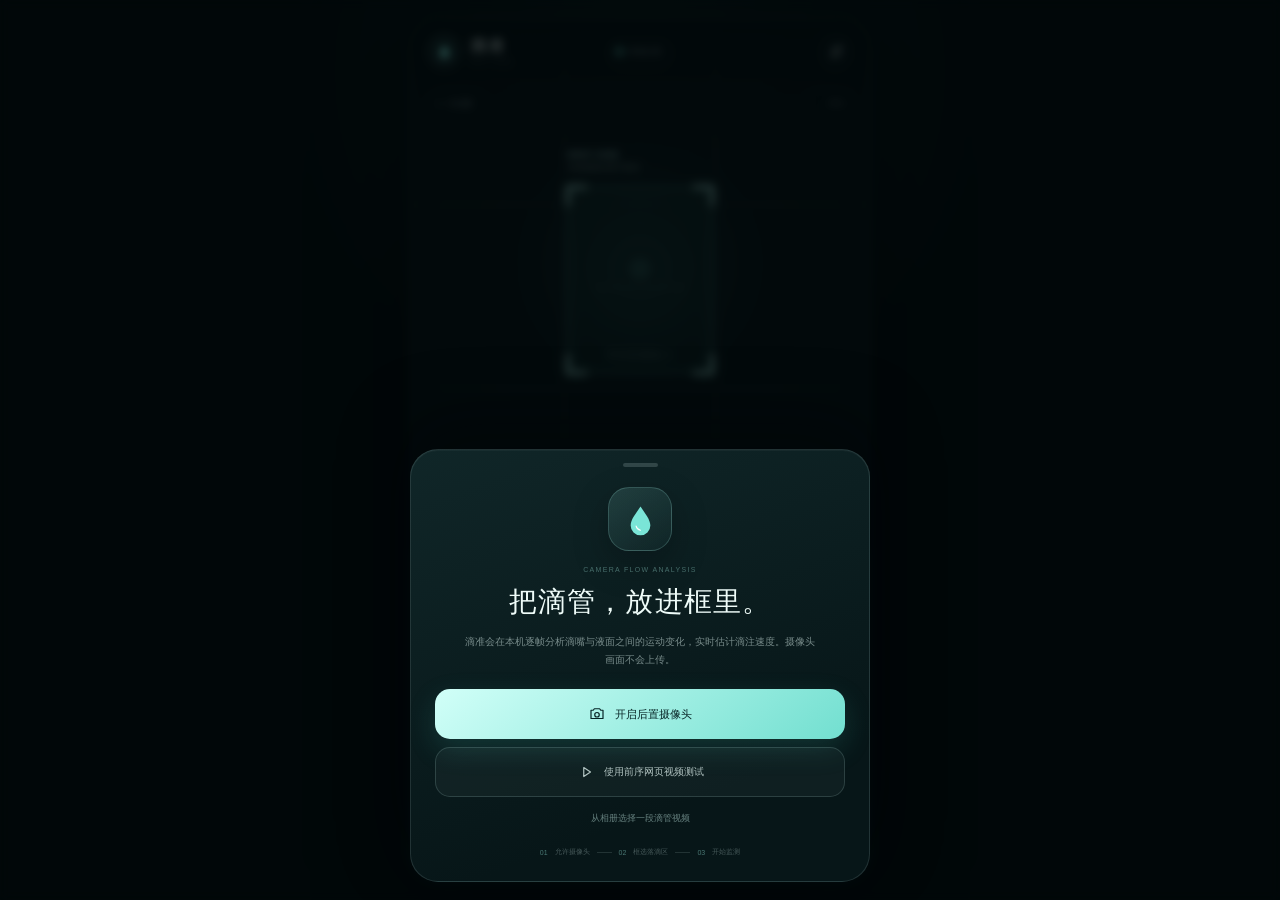
<file: drip-monitor-app/index.html>
<!doctype html>
<html lang="zh-CN">
  <head>
    <meta charset="UTF-8" />
    <meta name="viewport" content="width=device-width, initial-scale=1, viewport-fit=cover, user-scalable=no" />
    <meta name="theme-color" content="#071416" />
    <meta name="color-scheme" content="dark" />
    <meta name="apple-mobile-web-app-capable" content="yes" />
    <meta name="apple-mobile-web-app-status-bar-style" content="black-translucent" />
    <meta name="apple-mobile-web-app-title" content="滴准" />
    <meta name="description" content="使用手机摄像头实时识别莫菲氏滴管滴注速度的本地视觉分析工具。" />
    <title>滴准 · 实时滴速监测</title>
    <link rel="manifest" href="manifest.webmanifest" />
    <link rel="icon" href="icons/app-icon.svg" type="image/svg+xml" />
    <link rel="apple-touch-icon" href="icons/app-icon-192.png" />
    <link rel="stylesheet" href="styles.css" />
  </head>
  <body>
    <main class="monitor-app" id="monitorApp">
      <header class="app-bar">
        <a class="app-brand" href="#" aria-label="滴准首页">
          <span class="app-brand__icon" aria-hidden="true">
            <svg viewBox="0 0 32 32"><path d="M16 3.5C12.2 9.7 7.5 14.2 7.5 20a8.5 8.5 0 0 0 17 0c0-5.8-4.7-10.3-8.5-16.5Z"/><path d="M12.2 21.2c.4 2 1.7 3.2 3.7 3.7"/></svg>
          </span>
          <span><strong>滴准</strong><small>DRIP LENS</small></span>
        </a>

        <div class="privacy-pill"><span></span>本机分析</div>

        <button class="round-button" id="settingsButton" type="button" aria-label="打开设置">
          <svg viewBox="0 0 24 24" aria-hidden="true"><path d="M4 7h10m4 0h2M14 7a2 2 0 1 0 4 0 2 2 0 0 0-4 0ZM4 17h2m4 0h10M6 17a2 2 0 1 0 4 0 2 2 0 0 0-4 0Z"/></svg>
        </button>
      </header>

      <section class="viewfinder" id="viewfinder" aria-label="摄像头取景区域">
        <video id="sourceVideo" muted playsinline loop preload="metadata" aria-label="滴管实时画面"></video>
        <canvas id="analysisCanvas" hidden></canvas>
        <div class="camera-placeholder" id="cameraPlaceholder">
          <div class="camera-placeholder__rings"><i></i><i></i><i></i></div>
          <p>等待影像输入</p>
        </div>
        <div class="viewfinder__shade" aria-hidden="true"></div>
        <div class="thirds-grid" aria-hidden="true"><i></i><i></i><i></i><i></i></div>

        <div class="source-chip" id="sourceChip"><span></span><b>未连接</b></div>
        <div class="fps-chip"><span id="fpsValue">--</span> FPS</div>

        <div class="roi-box" id="roiBox" role="group" aria-label="滴液识别区域，可拖动调整">
          <i class="roi-corner roi-corner--tl"></i>
          <i class="roi-corner roi-corner--tr"></i>
          <i class="roi-corner roi-corner--br"></i>
          <i class="roi-corner roi-corner--bl"></i>
          <span class="roi-box__label"><b>DROP ZONE</b><small>将滴液路径置于框内</small></span>
          <button class="roi-resize" id="roiResize" type="button" aria-label="调整识别框大小"></button>
          <span class="scan-line" aria-hidden="true"></span>
        </div>

        <div class="alignment-tip" id="alignmentTip">
          <svg viewBox="0 0 24 24" aria-hidden="true"><path d="M12 3v18M3 12h18"/></svg>
          对准滴嘴与液面之间的落滴路径
        </div>

        <div class="drop-flash" id="dropFlash" aria-hidden="true"></div>
      </section>

      <section class="measurement-card" aria-labelledby="measurementTitle">
        <div class="measurement-card__top">
          <div>
            <span class="card-kicker" id="measurementTitle">REAL-TIME FLOW</span>
            <div class="rate-display"><strong id="rateValue">--</strong><span>滴 / 分</span></div>
          </div>
          <div class="quality-orb" id="qualityOrb" data-level="idle">
            <svg viewBox="0 0 48 48" aria-hidden="true">
              <circle cx="24" cy="24" r="19"/>
              <circle class="quality-orb__progress" cx="24" cy="24" r="19"/>
            </svg>
            <span id="qualityValue">0%</span>
          </div>
        </div>

        <div class="signal-row">
          <div class="signal-status">
            <span class="signal-status__dot" id="signalDot"></span>
            <div><b id="signalTitle">等待开始</b><small id="signalHint">请选择摄像头或测试视频</small></div>
          </div>
          <canvas id="signalCanvas" width="420" height="62" aria-label="实时运动信号曲线"></canvas>
        </div>

        <div class="metric-grid">
          <div><span>平均间隔</span><b id="intervalValue">--<small> s</small></b></div>
          <div><span>累计滴数</span><b id="totalValue">0<small> 滴</small></b></div>
          <div><span>稳定度</span><b id="stabilityValue">--<small> %</small></b></div>
        </div>

        <div class="primary-controls">
          <button class="control-button" id="sourceButton" type="button">
            <svg viewBox="0 0 24 24" aria-hidden="true"><path d="M4 7h3l1.5-2h7L17 7h3v11H4V7Zm8 3a3 3 0 1 0 0 6 3 3 0 0 0 0-6Z"/></svg>
            <span>影像源</span>
          </button>
          <button class="analyze-button" id="analyzeButton" type="button" disabled>
            <span class="analyze-button__icon">
              <svg class="pause-icon" viewBox="0 0 24 24" aria-hidden="true"><path d="M8 6v12m8-12v12"/></svg>
              <svg class="play-icon" viewBox="0 0 24 24" aria-hidden="true"><path d="m9 6 9 6-9 6V6Z"/></svg>
            </span>
            <span><b id="analyzeLabel">开始监测</b><small id="analyzeSubLabel">连接影像后可用</small></span>
          </button>
          <button class="control-button" id="torchButton" type="button" disabled>
            <svg viewBox="0 0 24 24" aria-hidden="true"><path d="m9 3 6 0 1 5-3 3v10h-2V11L8 8l1-5Zm0 5h6"/></svg>
            <span>补光</span>
          </button>
        </div>
      </section>

      <footer class="safe-note">
        <svg viewBox="0 0 24 24" aria-hidden="true"><path d="M12 3 4.5 6v5.2c0 4.6 3.2 8.7 7.5 9.8 4.3-1.1 7.5-5.2 7.5-9.8V6L12 3Zm0 5v5m0 3v.2"/></svg>
        <span>当前为视觉测量原型，不可替代医用输液泵或人工巡检</span>
      </footer>
    </main>

    <div class="sheet-backdrop is-visible" id="welcomeBackdrop"></div>
    <section class="bottom-sheet welcome-sheet is-visible" id="welcomeSheet" aria-labelledby="welcomeTitle" aria-modal="true" role="dialog">
      <div class="sheet-handle" aria-hidden="true"></div>
      <div class="welcome-mark" aria-hidden="true">
        <svg viewBox="0 0 64 64"><path d="M32 8c-8 13-18 23-18 35a18 18 0 0 0 36 0c0-12-10-22-18-35Z"/><path d="M24 44c1 4 3.5 6.5 8 7.5"/></svg>
      </div>
      <span class="sheet-kicker">CAMERA FLOW ANALYSIS</span>
      <h1 id="welcomeTitle">把滴管，放进框里。</h1>
      <p>滴准会在本机逐帧分析滴嘴与液面之间的运动变化，实时估计滴注速度。摄像头画面不会上传。</p>
      <div class="welcome-actions">
        <button class="main-action" id="startCameraButton" type="button">
          <svg viewBox="0 0 24 24" aria-hidden="true"><path d="M4 7h3l1.5-2h7L17 7h3v11H4V7Zm8 3a3 3 0 1 0 0 6 3 3 0 0 0 0-6Z"/></svg>
          开启后置摄像头
        </button>
        <button class="secondary-action" id="testVideoButton" type="button">
          <svg viewBox="0 0 24 24" aria-hidden="true"><path d="m9 6 9 6-9 6V6Z"/></svg>
          使用前序网页视频测试
        </button>
        <label class="text-action" for="videoUpload">
          从相册选择一段滴管视频
          <input id="videoUpload" type="file" accept="video/mp4,video/webm,video/quicktime" />
        </label>
      </div>
      <div class="privacy-note"><span>01</span> 允许摄像头 <i></i><span>02</span> 框选落滴区 <i></i><span>03</span> 开始监测</div>
    </section>

    <div class="sheet-backdrop" id="sourceBackdrop"></div>
    <section class="bottom-sheet source-sheet" id="sourceSheet" aria-labelledby="sourceTitle" aria-modal="true" role="dialog">
      <div class="sheet-handle" aria-hidden="true"></div>
      <div class="sheet-title-row"><div><span class="sheet-kicker">VIDEO INPUT</span><h2 id="sourceTitle">选择影像源</h2></div><button class="close-button" data-close-sheet="source" type="button" aria-label="关闭"><svg viewBox="0 0 24 24"><path d="m7 7 10 10M17 7 7 17"/></svg></button></div>
      <div class="source-list">
        <button id="sheetCameraButton" type="button"><i><svg viewBox="0 0 24 24"><path d="M4 7h3l1.5-2h7L17 7h3v11H4V7Zm8 3a3 3 0 1 0 0 6 3 3 0 0 0 0-6Z"/></svg></i><span><b>手机后置摄像头</b><small>实时识别实际输液器</small></span><em>推荐</em></button>
        <button id="sheetTestButton" type="button"><i><svg viewBox="0 0 24 24"><path d="m9 6 9 6-9 6V6Z"/></svg></i><span><b>内置测试视频</b><small>使用前序网页的真实滴管素材</small></span></button>
        <label for="sheetVideoUpload"><i><svg viewBox="0 0 24 24"><path d="M12 16V5m0 0L8 9m4-4 4 4M5 14v4.5h14V14"/></svg></i><span><b>选择本地视频</b><small>MP4、WebM 或 MOV</small></span><input id="sheetVideoUpload" type="file" accept="video/mp4,video/webm,video/quicktime" /></label>
      </div>
    </section>

    <div class="sheet-backdrop" id="settingsBackdrop"></div>
    <section class="bottom-sheet settings-sheet" id="settingsSheet" aria-labelledby="settingsTitle" aria-modal="true" role="dialog">
      <div class="sheet-handle" aria-hidden="true"></div>
      <div class="sheet-title-row"><div><span class="sheet-kicker">DETECTION</span><h2 id="settingsTitle">识别设置</h2></div><button class="close-button" data-close-sheet="settings" type="button" aria-label="关闭"><svg viewBox="0 0 24 24"><path d="m7 7 10 10M17 7 7 17"/></svg></button></div>
      <div class="setting-row">
        <div><b>检测灵敏度</b><small>背景晃动多时请调低</small></div>
        <output id="sensitivityValue">65%</output>
      </div>
      <input class="setting-slider" id="sensitivitySlider" type="range" min="20" max="100" value="65" />
      <div class="setting-row test-speed-row" id="testSpeedRow">
        <div><b>测试视频速度</b><small>用于高低速识别压力测试</small></div>
        <button id="testSpeedButton" type="button">1.0×</button>
      </div>
      <div class="settings-actions">
        <button id="resetRoiButton" type="button">重置识别框</button>
        <button id="resetSessionButton" type="button">清空本次数据</button>
        <a class="guide-link" href="guide.html">
          <span>安装与使用手册</span>
          <svg viewBox="0 0 24 24" aria-hidden="true"><path d="M5 12h14m-5-5 5 5-5 5"/></svg>
        </a>
        <button id="installButton" type="button" hidden>安装到桌面</button>
      </div>
      <div class="settings-footnote">为了减少误报，请固定手机，并让识别框只覆盖滴嘴至液面之间的透明区域。</div>
    </section>

    <div class="toast" id="toast" role="status" aria-live="polite"></div>
    <script src="app.js"></script>
  </body>
</html>
</file>
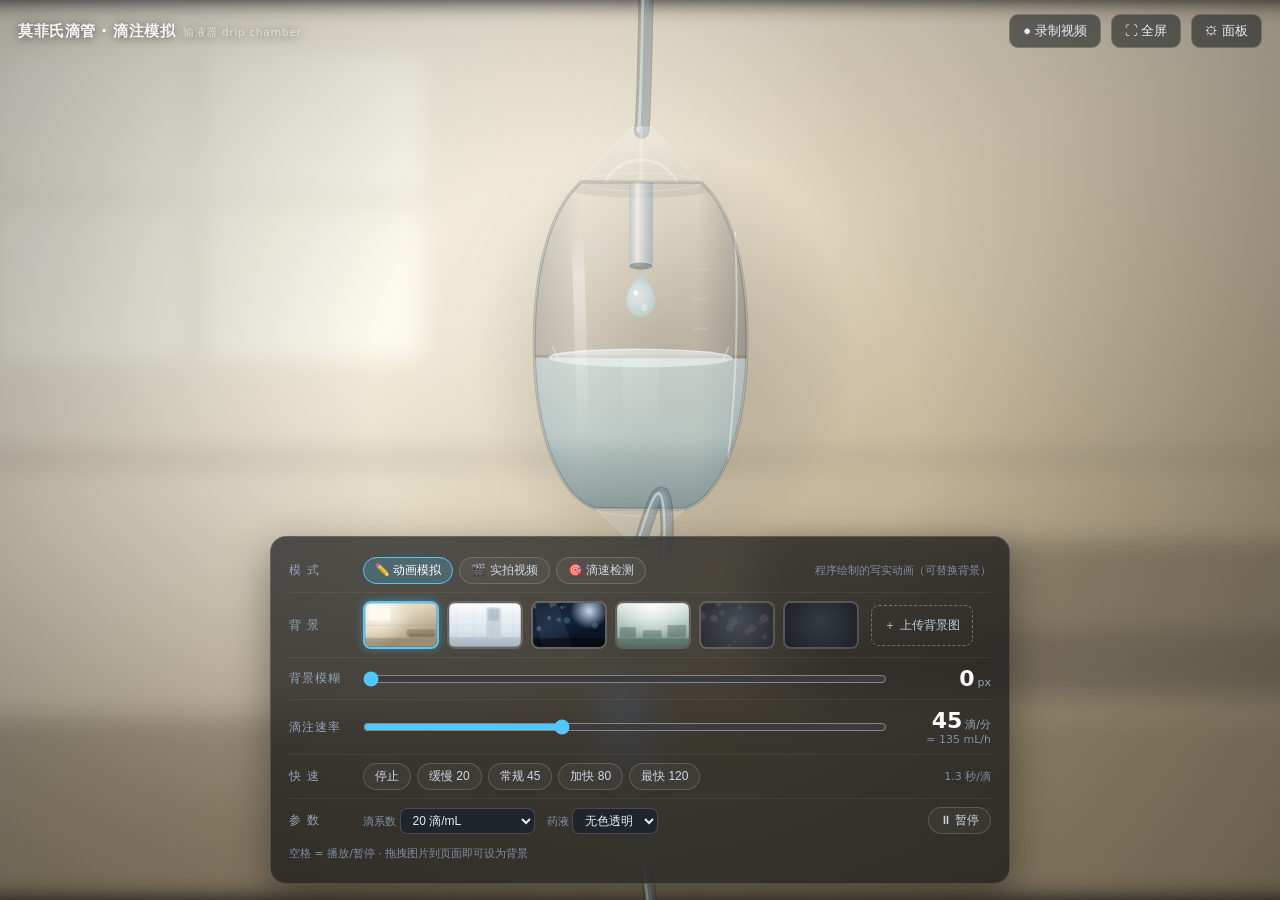
<file: site/index.html>
<!DOCTYPE html>
<html lang="zh-CN">
<head>
<meta charset="UTF-8">
<meta name="viewport" content="width=device-width, initial-scale=1.0, viewport-fit=cover">
<meta name="theme-color" content="#101215">
<meta name="mobile-web-app-capable" content="yes">
<meta name="apple-mobile-web-app-capable" content="yes">
<meta name="apple-mobile-web-app-status-bar-style" content="black-translucent">
<meta name="apple-mobile-web-app-title" content="滴速检测">
<link rel="manifest" href="manifest.webmanifest">
<link rel="apple-touch-icon" href="icon-180.png">
<link rel="icon" type="image/png" href="icon-192.png">
<title>莫菲氏滴管 · 输液滴注模拟</title>
<style>
  * { box-sizing: border-box; margin: 0; padding: 0; }
  html, body { height: 100%; overflow: hidden; background: #101215;
    font-family: system-ui, "Segoe UI", "Microsoft YaHei", "PingFang SC", sans-serif; }
  #scene { position: fixed; inset: 0; display: block; touch-action: none; }
  /* 滴速检测读数卡 */
  #detCard { position: fixed; top: 62px; left: 16px; z-index: 6; display: none;
    background: rgba(13,16,20,.72); backdrop-filter: blur(14px);
    border: 1px solid rgba(82,199,255,.35); border-radius: 14px; padding: 12px 18px;
    color: #e8f2fa; box-shadow: 0 10px 30px rgba(0,0,0,.4); pointer-events: none; }
  #detCard .dc-rate b { font-size: 40px; font-weight: 800; color: #6fd6ff; font-variant-numeric: tabular-nums; }
  #detCard .dc-rate small { font-size: 13px; color: #9fb8c8; margin-left: 4px; }
  #detCard .dc-sub { font-size: 12px; color: #9fb8c8; margin-top: 2px; }

  /* ---- 顶栏 ---- */
  #topbar { position: fixed; top: 14px; left: 18px; right: 18px; z-index: 6;
    display: flex; align-items: center; gap: 10px; pointer-events: none; }
  #topbar h1 { font-size: 15px; font-weight: 600; letter-spacing: .5px;
    color: rgba(255,255,255,.92); text-shadow: 0 1px 10px rgba(0,0,0,.55); }
  #topbar h1 small { font-weight: 400; font-size: 11px; color: rgba(255,255,255,.55); margin-left: 8px; }
  #topbar .spacer { flex: 1; }
  .btn { pointer-events: auto; cursor: pointer; border: 1px solid rgba(255,255,255,.18);
    background: rgba(18,22,27,.55); color: #e6ecf2; backdrop-filter: blur(10px);
    border-radius: 9px; padding: 7px 13px; font-size: 13px; transition: .18s; }
  .btn:hover { background: rgba(40,48,58,.7); border-color: rgba(255,255,255,.32); }
  #btnRec.recording { color: #ff6b6b; border-color: rgba(255,107,107,.55); animation: pulse 1.1s infinite; }
  @keyframes pulse { 50% { box-shadow: 0 0 0 5px rgba(255,80,80,.14); } }

  /* ---- 控制面板 ---- */
  #panel { position: fixed; left: 50%; bottom: 16px; transform: translateX(-50%);
    width: min(740px, 94vw); max-height: 62vh; overflow-y: auto;
    background: rgba(13,16,20,.68); backdrop-filter: blur(18px) saturate(1.25);
    border: 1px solid rgba(255,255,255,.14); border-radius: 16px;
    padding: 12px 18px 14px; color: #dfe6ee; z-index: 5;
    box-shadow: 0 14px 44px rgba(0,0,0,.4); transition: opacity .25s, transform .25s; }
  #panel.hidden { opacity: 0; transform: translateX(-50%) translateY(24px); pointer-events: none; }
  .row { display: flex; align-items: center; gap: 12px; padding: 8px 0; flex-wrap: wrap; }
  .row + .row { border-top: 1px solid rgba(255,255,255,.06); }
  .label { font-size: 12px; color: #93a5b6; min-width: 62px; letter-spacing: 1px; flex-shrink: 0; }
  .thumbs { display: flex; gap: 8px; flex-wrap: wrap; }
  .thumb { padding: 0; border-radius: 8px; overflow: hidden; cursor: pointer;
    border: 2px solid rgba(255,255,255,.16); background: none; transition: .15s; line-height: 0; }
  .thumb:hover { border-color: rgba(255,255,255,.45); }
  .thumb.active { border-color: #52c7ff; box-shadow: 0 0 10px rgba(82,199,255,.4); }
  .thumb canvas { width: 72px; height: 44px; display: block; }
  .upload-btn { cursor: pointer; font-size: 12px; color: #bcd3e6; padding: 11px 12px;
    border: 1px dashed rgba(255,255,255,.3); border-radius: 8px; transition: .15s; }
  .upload-btn:hover { border-color: #52c7ff; color: #fff; background: rgba(82,199,255,.08); }

  input[type=range] { flex: 1; min-width: 140px; accent-color: #52c7ff; cursor: pointer; }
  .readout { min-width: 92px; text-align: right; font-variant-numeric: tabular-nums; flex-shrink: 0; }
  .readout b { font-size: 22px; font-weight: 700; color: #fff; }
  .readout small { font-size: 11px; color: #93a5b6; margin-left: 3px; }
  .readout .sub2 { display: block; font-size: 11px; color: #7d8fa1; }
  .readout .sub2 b { font-size: 12px; color: #9fd8ff; font-weight: 600; }

  .chips { display: flex; gap: 6px; flex-wrap: wrap; }
  .chip { cursor: pointer; font-size: 12px; color: #cfd9e4; padding: 4px 11px;
    border-radius: 999px; border: 1px solid rgba(255,255,255,.16); background: rgba(255,255,255,.04); transition: .15s; }
  .chip:hover { background: rgba(82,199,255,.15); border-color: rgba(82,199,255,.5); color: #fff; }
  .chip.active { background: rgba(82,199,255,.22); border-color: #52c7ff; color: #fff; }
  #scene.pick { cursor: crosshair; }
  .swatch { width: 16px; height: 16px; border-radius: 4px; border: 1px solid rgba(255,255,255,.45);
    display: inline-block; background: #6b7683; flex-shrink: 0; }
  input[type=number] { background: rgba(30,36,44,.9); color: #e6ecf2; border: 1px solid rgba(255,255,255,.18);
    border-radius: 7px; padding: 4px 6px; font-size: 12px; }
  #banner { position: fixed; top: 56px; left: 50%; transform: translateX(-50%); z-index: 9;
    display: none; align-items: center; gap: 12px; max-width: min(700px, 92vw);
    background: rgba(22,27,34,.9); backdrop-filter: blur(12px);
    border: 1px solid rgba(255,187,92,.5); color: #ffe2b8; border-radius: 12px;
    padding: 9px 14px; font-size: 13px; box-shadow: 0 10px 30px rgba(0,0,0,.45); }
  #banner.on { display: flex; }
  #banner.info { border-color: rgba(82,199,255,.45); color: #cfe8ff; }
  #banner button { cursor: pointer; flex-shrink: 0; background: rgba(255,255,255,.08);
    border: 1px solid rgba(255,255,255,.25); color: inherit; border-radius: 8px; padding: 3px 10px; font-size: 12px; }
  .row.disabled { opacity: .35; pointer-events: none; }
  select { background: rgba(30,36,44,.9); color: #e6ecf2; border: 1px solid rgba(255,255,255,.18);
    border-radius: 7px; padding: 4px 8px; font-size: 12px; cursor: pointer; }
  .hint { font-size: 11px; color: #7d8fa1; }
  .grow { flex: 1; }

  /* ---- 拖放提示层 ---- */
  #dropzone { position: fixed; inset: 0; z-index: 20; display: none;
    align-items: center; justify-content: center; background: rgba(8,12,18,.6); }
  #dropzone.on { display: flex; }
  #dropzone div { border: 2px dashed #52c7ff; border-radius: 18px; padding: 34px 60px;
    font-size: 18px; color: #dff2ff; background: rgba(20,30,42,.75); }
</style>
</head>
<body>
<canvas id="scene"></canvas>

<div id="topbar">
  <h1>莫菲氏滴管 · 滴注模拟<small>输液器 drip chamber</small></h1>
  <div class="spacer"></div>
  <button class="btn" id="btnRec">● 录制视频</button>
  <button class="btn" id="btnFs" title="全屏">⛶ 全屏</button>
  <button class="btn" id="btnPanel" title="显示/隐藏控制面板">⚙ 面板</button>
</div>

<div id="detCard">
  <div class="dc-rate"><b id="dcRate">--</b><small>滴/分</small></div>
  <div class="dc-sub" id="dcSub">将检测框对准滴管</div>
</div>
<div id="panel">
  <div class="row">
    <div class="label">模 式</div>
    <div class="chips">
      <button class="chip active" id="modeAnim">✏️ 动画模拟</button>
      <button class="chip" id="modeVideo">🎬 实拍视频</button>
      <button class="chip" id="modeDetect">🎯 滴速检测</button>
    </div>
    <div class="grow"></div>
    <span class="hint" id="modeHint">程序绘制的写实动画（可替换背景）</span>
  </div>
  <div class="row" id="videoRow" style="display:none">
    <div class="label">视频源</div>
    <div class="chips">
      <button class="chip active" data-vid="videos/iv-drip-closeup-46366.mp4" data-native="45">滴壶特写 ①</button>
      <button class="chip" data-vid="videos/iv-fluid-dripping-38500.mp4" data-native="40">输液滴流 ②</button>
      <label class="upload-btn" style="padding:4px 11px">＋ 上传视频<input type="file" id="vidInput" accept="video/*" hidden></label>
    </div>
    <div class="grow"></div>
    <label class="hint">视频原始滴速 <input type="number" id="nativeRate" value="45" min="1" max="300" style="width:60px"> 滴/分</label>
    <span class="hint" id="speedTxt">×1.00</span>
  </div>
  <div class="row" id="keyRow" style="display:none">
    <div class="label">视频抠像</div>
    <label class="hint"><input type="checkbox" id="keyOn"> 启用（抠除视频背景，与下方背景合成）</label>
    <button class="chip" id="pickBtn">💡 吸取背景色</button>
    <span class="swatch" id="keySwatch" title="当前抠像颜色"></span>
    <label class="hint">阈值 <input type="range" id="keyThresh" min="10" max="180" value="70" style="width:90px"></label>
    <label class="hint">柔边 <input type="range" id="keySoft" min="0" max="90" value="35" style="width:90px"></label>
    <span class="hint" id="keyNote" style="display:none"></span>
  </div>
  <div class="row" id="detRow" style="display:none">
    <div class="label">检测源</div>
    <div class="chips">
      <button class="chip active" id="detTest">🖥 测试源（当前画面）</button>
      <button class="chip" id="detCam">📷 摄像头</button>
    </div>
    <div class="grow"></div>
    <label class="hint">灵敏度 <input type="range" id="detSens" min="1" max="10" value="5" style="width:110px"></label>
    <button class="chip" id="detReset">归零计数</button>
  </div>
  <div class="row" id="detRow2" style="display:none">
    <div class="label">操作说明</div>
    <span class="hint">把蓝色虚线框拉成一条「窄横带」，放在滴嘴与液面之间——液滴每次穿过带子产生一个脉冲，即为可靠的一滴（框越窄越准，避开液面防溅射干扰）。
      测试源模式下动画滴速精确已知，可用于验证检测精度；摄像头模式在手机 App / HTTPS 环境下可用。</span>
  </div>
  <div class="row" id="bgRow">
    <div class="label">背 景</div>
    <div class="thumbs" id="thumbs"></div>
    <label class="upload-btn">＋ 上传背景图<input type="file" id="fileInput" accept="image/*" hidden></label>
    <span class="hint" id="bgHint"></span>
  </div>
  <div class="row">
    <div class="label">背景模糊</div>
    <input type="range" id="blurRange" min="0" max="24" step="1" value="0">
    <div class="readout"><b id="blurVal">0</b><small>px</small></div>
  </div>
  <div class="row">
    <div class="label">滴注速率</div>
    <input type="range" id="rateRange" min="0" max="120" step="1" value="45">
    <div class="readout"><b id="rateVal">45</b><small>滴/分</small>
      <span class="sub2" id="mlh">≈ 135 mL/h</span></div>
  </div>
  <div class="row">
    <div class="label">快 速</div>
    <div class="chips">
      <button class="chip" data-rate="0">停止</button>
      <button class="chip" data-rate="20">缓慢 20</button>
      <button class="chip" data-rate="45">常规 45</button>
      <button class="chip" data-rate="80">加快 80</button>
      <button class="chip" data-rate="120">最快 120</button>
    </div>
    <div class="grow"></div>
    <span class="hint" id="intervalTxt">1.3 秒/滴</span>
  </div>
  <div class="row">
    <div class="label">参 数</div>
    <label class="hint">滴系数
      <select id="factorSel">
        <option value="10">10 滴/mL</option>
        <option value="15">15 滴/mL</option>
        <option value="20" selected>20 滴/mL</option>
        <option value="60">60 滴/mL（微滴）</option>
      </select>
    </label>
    <label class="hint">药液
      <select id="tintSel">
        <option value="clear" selected>无色透明</option>
        <option value="yellow">微黄</option>
        <option value="amber">琥珀色</option>
        <option value="pink">粉红</option>
      </select>
    </label>
    <div class="grow"></div>
    <button class="chip" id="btnPlay">⏸ 暂停</button>
    <span class="hint">空格 = 播放/暂停 · 拖拽图片到页面即可设为背景</span>
  </div>
</div>

<div id="dropzone"><div>松开鼠标：图片 → 设为背景 · 视频 → 设为视频源</div></div>
<div id="banner"><span id="bannerTxt"></span><button id="bannerClose">知道了</button></div>

<script>
'use strict';
/* ================= 基础 ================= */
const cv  = document.getElementById('scene');
const ctx = cv.getContext('2d');
let W = 0, H = 0, DPR = 1;
const clamp = (v, a, b) => v < a ? a : (v > b ? b : v);
const lerp  = (a, b, t) => a + (b - a) * t;
const easeOut = t => 1 - Math.pow(1 - t, 3);
const rand = (a = 1, b) => b === undefined ? Math.random() * a : a + Math.random() * (b - a);

function rr(c, x, y, w, h, r) {            // 圆角矩形路径
  r = Math.min(r, w / 2, h / 2);
  c.beginPath();
  c.moveTo(x + r, y);
  c.arcTo(x + w, y, x + w, y + h, r);
  c.arcTo(x + w, y + h, x, y + h, r);
  c.arcTo(x, y + h, x, y, r);
  c.arcTo(x, y, x + w, y, r);
  c.closePath();
}

/* ================= 状态 ================= */
const state = {
  rate: 45, playing: true, factor: 20, tint: 'clear',
  blur: 0, bg: 'ward', simTime: 0, nextDropAt: 0.8,
  mode: 'anim', baseMode: 'anim', nativeRate: 45, keying: false,
  keyColor: [46, 64, 58], keyThresh: 70, keySoft: 0.35,
  detSource: 'test', sens: 5,
};

const TINTS = {
  clear:  { hi: '#f2fbfc', top: 'rgba(216,236,240,0.50)', bot: 'rgba(150,192,204,0.55)', drop: 'rgba(206,236,242,0.60)' },
  yellow: { hi: '#faf4d6', top: 'rgba(241,229,172,0.55)', bot: 'rgba(203,172,92,0.62)',  drop: 'rgba(236,215,138,0.62)' },
  amber:  { hi: '#f6dca0', top: 'rgba(221,161,70,0.60)', bot: 'rgba(168,104,30,0.66)', drop: 'rgba(226,160,70,0.62)' },
  pink:   { hi: '#f8dde4', top: 'rgba(236,176,192,0.55)', bot: 'rgba(193,110,136,0.62)', drop: 'rgba(236,180,196,0.62)' },
};

/* ================= 预设背景（程序化绘制，离线可用） ================= */
const presets = {};   // key -> {name, canvas}
const PRESET_DEFS = [
  ['ward',   '病房',     pWard,   10],
  ['clinic', '门诊走廊', pClinic, 12],
  ['night',  '夜间病房', pNight,   6],
  ['or',     '手术室',   pOR,      8],
  ['bokeh',  '虚化影棚', pBokeh,  10],
  ['solid',  '纯深色',   pSolid,   0],
];

function bake(w, h, paintFn, blurPx) {
  const t = document.createElement('canvas'); t.width = w; t.height = h;
  paintFn(t.getContext('2d'), w, h);
  if (blurPx > 0) {
    const o = document.createElement('canvas'); o.width = w; o.height = h;
    const oc = o.getContext('2d');
    oc.filter = `blur(${blurPx}px)`;
    oc.drawImage(t, 0, 0);
    return o;
  }
  return t;
}
function pWard(g, w, h) {
  let gr = g.createLinearGradient(0, 0, w * 0.25, h);
  gr.addColorStop(0, '#efe9db'); gr.addColorStop(0.55, '#ded2ba'); gr.addColorStop(1, '#b7a789');
  g.fillStyle = gr; g.fillRect(0, 0, w, h);
  g.fillStyle = 'rgba(252,250,242,0.92)'; rr(g, w * 0.05, h * 0.06, w * 0.30, h * 0.34, w * 0.01); g.fill();
  g.fillStyle = 'rgba(150,140,120,0.35)';
  g.fillRect(w * 0.185, h * 0.06, w * 0.012, h * 0.34);
  g.fillRect(w * 0.05, h * 0.215, w * 0.30, h * 0.012);
  let wg = g.createRadialGradient(w * 0.2, h * 0.2, 10, w * 0.2, h * 0.2, w * 0.45);
  wg.addColorStop(0, 'rgba(255,252,238,0.85)'); wg.addColorStop(1, 'rgba(255,252,238,0)');
  g.fillStyle = wg; g.fillRect(0, 0, w, h);
  g.fillStyle = 'rgba(96,84,64,0.32)'; g.fillRect(0, h * 0.80, w, h * 0.2);
  g.fillStyle = 'rgba(70,60,45,0.18)'; g.fillRect(0, h * 0.79, w, h * 0.006);
  g.fillStyle = 'rgba(72,64,54,0.30)'; rr(g, w * 0.58, h * 0.60, w * 0.40, h * 0.17, w * 0.02); g.fill();
  g.fillStyle = 'rgba(72,64,54,0.22)'; rr(g, w * 0.62, h * 0.70, w * 0.36, h * 0.09, w * 0.015); g.fill();
  g.fillStyle = 'rgba(120,108,88,0.16)'; g.fillRect(0, h * 0.50, w, h * 0.02);
}
function pClinic(g, w, h) {
  let gr = g.createLinearGradient(0, 0, 0, h);
  gr.addColorStop(0, '#f7fafc'); gr.addColorStop(0.6, '#dde6ee'); gr.addColorStop(1, '#c3cfdc');
  g.fillStyle = gr; g.fillRect(0, 0, w, h);
  let lt = g.createLinearGradient(0, 0, 0, h * 0.25);
  lt.addColorStop(0, 'rgba(255,255,255,0.6)'); lt.addColorStop(1, 'rgba(255,255,255,0)');
  g.fillStyle = lt; g.fillRect(0, 0, w, h * 0.25);
  for (const x of [0.10, 0.34, 0.60, 0.88]) {
    g.fillStyle = 'rgba(90,105,120,0.13)';
    g.fillRect(x * w, h * 0.05, w * 0.009, h * 0.73);
  }
  g.fillStyle = 'rgba(160,175,188,0.38)'; rr(g, w * 0.52, h * 0.10, w * 0.20, h * 0.66, w * 0.008); g.fill();
  g.fillStyle = 'rgba(110,125,140,0.25)'; rr(g, w * 0.545, h * 0.14, w * 0.15, h * 0.26, w * 0.005); g.fill();
  g.fillStyle = 'rgba(70,85,100,0.22)'; g.fillRect(0, h * 0.78, w, h * 0.22);
  let rf = g.createLinearGradient(0, h * 0.78, 0, h);
  rf.addColorStop(0, 'rgba(255,255,255,0.10)'); rf.addColorStop(1, 'rgba(255,255,255,0)');
  g.fillStyle = rf; g.fillRect(0, h * 0.78, w, h * 0.22);
}
function pNight(g, w, h) {
  let gr = g.createLinearGradient(0, 0, w * 0.3, h);
  gr.addColorStop(0, '#0c1728'); gr.addColorStop(0.55, '#17293f'); gr.addColorStop(1, '#0b1424');
  g.fillStyle = gr; g.fillRect(0, 0, w, h);
  let mg = g.createRadialGradient(w * 0.78, h * 0.18, 5, w * 0.78, h * 0.18, w * 0.26);
  mg.addColorStop(0, 'rgba(214,230,255,0.9)'); mg.addColorStop(1, 'rgba(214,230,255,0)');
  g.fillStyle = mg; g.fillRect(0, 0, w, h);
  for (let i = 0; i < 60; i++) {
    g.fillStyle = `rgba(255,255,255,${rand(0.08, 0.5)})`;
    g.fillRect(rand(w), rand(h * 0.6), rand(1, 2.4), rand(1, 2.4));
  }
  const cols = ['#ffd9a0', '#9cc4ff', '#ffe9c9', '#7fd4c9'];
  for (let i = 0; i < 13; i++) {
    g.fillStyle = cols[i % 4]; g.globalAlpha = rand(0.10, 0.28);
    g.beginPath(); g.arc(rand(w), rand(h * 0.7), rand(w * 0.012, w * 0.05), 0, 7); g.fill();
  }
  g.globalAlpha = 1;
  g.fillStyle = 'rgba(190,210,255,0.07)';
  g.beginPath(); g.moveTo(0, 0); g.lineTo(w * 0.34, 0); g.lineTo(w * 0.55, h); g.lineTo(w * 0.12, h); g.closePath(); g.fill();
  g.fillStyle = 'rgba(0,0,0,0.45)'; g.fillRect(0, h * 0.80, w, h * 0.2);
}
function pOR(g, w, h) {
  let gr = g.createLinearGradient(0, 0, 0, h);
  gr.addColorStop(0, '#e3ede8'); gr.addColorStop(0.55, '#a9c2b9'); gr.addColorStop(1, '#749087');
  g.fillStyle = gr; g.fillRect(0, 0, w, h);
  let lg = g.createRadialGradient(w * 0.5, h * 0.05, 10, w * 0.5, h * 0.05, w * 0.5);
  lg.addColorStop(0, 'rgba(255,255,255,0.85)'); lg.addColorStop(1, 'rgba(255,255,255,0)');
  g.fillStyle = lg; g.fillRect(0, 0, w, h);
  g.fillStyle = 'rgba(30,52,46,0.30)';
  rr(g, w * 0.04, h * 0.55, w * 0.22, h * 0.24, w * 0.012); g.fill();
  rr(g, w * 0.70, h * 0.50, w * 0.26, h * 0.28, w * 0.012); g.fill();
  rr(g, w * 0.36, h * 0.62, w * 0.26, h * 0.17, w * 0.01); g.fill();
  g.fillStyle = 'rgba(18,36,32,0.32)'; g.fillRect(0, h * 0.80, w, h * 0.2);
}
function pBokeh(g, w, h) {
  let gr = g.createRadialGradient(w * 0.5, h * 0.42, 20, w * 0.5, h * 0.5, w * 0.75);
  gr.addColorStop(0, '#454b52'); gr.addColorStop(1, '#212429');
  g.fillStyle = gr; g.fillRect(0, 0, w, h);
  const cols = ['#c9a06a', '#7fa8b8', '#b87f8a', '#8a9a6a', '#a08cc0'];
  for (let i = 0; i < 15; i++) {
    g.fillStyle = cols[i % 5]; g.globalAlpha = rand(0.10, 0.24);
    g.beginPath(); g.arc(rand(w), rand(h), rand(w * 0.02, w * 0.07), 0, 7); g.fill();
  }
  g.globalAlpha = 1;
}
function pSolid(g, w, h) {
  let gr = g.createRadialGradient(w * 0.5, h * 0.4, 20, w * 0.5, h * 0.5, w * 0.7);
  gr.addColorStop(0, '#343a41'); gr.addColorStop(1, '#1a1d22');
  g.fillStyle = gr; g.fillRect(0, 0, w, h);
}

function buildPresets() {
  for (const [key, name, fn, blur] of PRESET_DEFS)
    presets[key] = { name, canvas: bake(1280, 800, fn, blur) };
}

/* ================= 背景合成 ================= */
const bgCanvas = document.createElement('canvas');
let customImage = null, customUrl = null;

function renderBg() {
  bgCanvas.width = W * DPR; bgCanvas.height = H * DPR;
  const b = bgCanvas.getContext('2d');
  b.setTransform(DPR, 0, 0, DPR, 0, 0);
  b.clearRect(0, 0, W, H);
  const src = (state.bg === 'custom' && customImage) ? customImage : (presets[state.bg] || presets.ward).canvas;
  let s = Math.max(W / src.width, H / src.height) * (1 + state.blur / 260);
  const dw = src.width * s, dh = src.height * s;
  b.save();
  if (state.blur > 0) b.filter = `blur(${state.blur}px)`;
  b.drawImage(src, (W - dw) / 2, (H - dh) / 2, dw, dh);
  b.restore();
}

/* ================= 实拍视频模式 ================= */
const VID_DEFAULT = 'videos/iv-drip-closeup-46366.mp4';
const vid = document.createElement('video');
vid.muted = true; vid.loop = true; vid.playsInline = true; vid.preload = 'auto';
vid.setAttribute('playsinline', '');
vid.style.cssText = 'position:fixed;left:-9999px;top:0;width:320px;height:180px;opacity:0;pointer-events:none;';
document.body.appendChild(vid);
vid.addEventListener('loadeddata', applyVideoRate);

const work = document.createElement('canvas');                       // 抠像处理画布
const wctx = work.getContext('2d', { willReadFrequently: true });
const keyedCanvas = document.createElement('canvas');                // 抠像结果
const kctx = keyedCanvas.getContext('2d');
let vidUrl = null, keyingUnavailable = false, keyHasFrame = false;

function setVideoSrc(src) {
  keyHasFrame = false;
  vid.src = src;
  vid.load();
  vid.play().catch(() => {});
}
// 速率 → 播放倍速：目标滴速 / 视频原始滴速
function applyVideoRate() {
  if (state.mode !== 'video' && !(state.mode === 'detect' && state.baseMode === 'video')) return;
  const sp = $('speedTxt');
  if (state.rate <= 0) { vid.pause(); if (sp) sp.textContent = '已停止'; return; }
  const pr = clamp(state.rate / state.nativeRate, 0.07, 8);
  vid.playbackRate = pr;
  if (sp) sp.textContent = '×' + pr.toFixed(2);
  vid.play().catch(() => {});
}
function markKeyUnavailable() {
  if (keyingUnavailable) return;
  keyingUnavailable = true;
  const note = $('keyNote');
  if (note) {
    note.style.display = '';
    note.textContent = '⚠ 浏览器禁止读取本地视频像素（file:// 直开限制）。请双击「启动本地服务器.bat」，用 http://localhost:8000 打开后即可抠像与录制。';
  }
  refreshBgAvail();
  showBanner('⚠ 当前以 file:// 直接打开，浏览器禁止读取视频像素，抠像未生效，因此更换背景看不到效果。请双击「启动本地服务器.bat」后从 http://localhost:8000 访问。');
}
function ensureWork() {
  const cap = 1024, s = Math.min(1, cap / vid.videoWidth);
  const kw = Math.max(2, Math.round(vid.videoWidth * s)), kh = Math.max(2, Math.round(vid.videoHeight * s));
  if (work.width !== kw || work.height !== kh) {
    work.width = kw; work.height = kh;
    keyedCanvas.width = kw; keyedCanvas.height = kh;
  }
  wctx.drawImage(vid, 0, 0, kw, kh);
  return s;
}
function processKey() {          // 颜色距离抠像（每帧）
  if (!state.keying || keyingUnavailable || vid.readyState < 2 || !vid.videoWidth) return;
  ensureWork();
  let img;
  try { img = wctx.getImageData(0, 0, work.width, work.height); }
  catch (e) { markKeyUnavailable(); return; }
  const d = img.data;
  const [kr, kg, kb] = state.keyColor;
  const hi = state.keyThresh, lo = hi * (1 - state.keySoft);
  for (let i = 0; i < d.length; i += 4) {
    const dr = d[i] - kr, dg = d[i + 1] - kg, db = d[i + 2] - kb;
    const dist = Math.abs(dr) + Math.abs(dg) + Math.abs(db);
    d[i + 3] = dist <= lo ? 0 : (dist >= hi ? 255 : ((dist - lo) / (hi - lo)) * 255);
  }
  kctx.putImageData(img, 0, 0);
  keyHasFrame = true;
}
function coverDraw(src2, zoom) {
  const sw = src2.videoWidth || src2.width, sh = src2.videoHeight || src2.height;
  if (!sw || !sh) return;
  const s = Math.max(W / sw, H / sh) * zoom;
  ctx.drawImage(src2, (W - sw * s) / 2, (H - sh * s) / 2, sw * s, sh * s);
}
function drawVideoFrame() {
  if (vid.readyState < 2 || !vid.videoWidth) { ctx.drawImage(bgCanvas, 0, 0, W, H); return; }
  if (state.keying && !keyingUnavailable && keyHasFrame) {
    ctx.save();
    if (state.blur > 0) ctx.filter = `blur(${state.blur}px)`;
    coverDraw(keyedCanvas, 1 + state.blur / 260);
    ctx.restore();
  } else if (state.keying && !keyingUnavailable) {
    ctx.drawImage(bgCanvas, 0, 0, W, H);
    coverDraw(vid, 1);
  } else {
    ctx.save();
    if (state.blur > 0) ctx.filter = `blur(${state.blur}px)`;
    coverDraw(vid, 1 + state.blur / 260);
    ctx.restore();
  }
}
function setMode(m) {
  state.mode = m;
  if (m === 'anim' || m === 'video') state.baseMode = m;
  $('modeAnim').classList.toggle('active', m === 'anim');
  $('modeVideo').classList.toggle('active', m === 'video');
  $('modeDetect').classList.toggle('active', m === 'detect');
  $('videoRow').style.display = m === 'video' ? 'flex' : 'none';
  $('keyRow').style.display = m === 'video' ? 'flex' : 'none';
  $('detRow').style.display = m === 'detect' ? 'flex' : 'none';
  $('detRow2').style.display = m === 'detect' ? 'flex' : 'none';
  $('detCard').style.display = m === 'detect' ? '' : 'none';
  $('modeHint').textContent = {
    anim: '程序绘制的写实动画（可替换背景）',
    video: '实拍素材 · Mixkit 免费授权 · 速率通过播放速度调节',
    detect: '图像检测滴速 · 拖动蓝色虚线框对准滴管',
  }[m];
  if (m === 'video') { if (!vid.src) setVideoSrc(VID_DEFAULT); applyVideoRate(); }
  else if (m === 'anim') vid.pause();
  if (m === 'detect' && state.baseMode === 'video') applyVideoRate();
  if (m !== 'detect' && camStream) stopCamera();
  refreshBgAvail();
}

/* ================= 布局（输液器几何） ================= */
const L = {};
function layout() {
  const S = Math.min(W, H);
  L.S = S; L.cx = W * 0.5;
  L.chW = clamp(S * 0.26, 120, 200);        // 滴壶宽度
  L.chH = clamp(S * 0.42, 200, 330);        // 滴壶高度
  L.chTop = H * 0.20;
  L.chBot = L.chTop + L.chH;
  L.surfaceY = L.chBot - L.chH * 0.46;      // 液面
  L.stubW = L.chW * 0.12;                   // 壶内滴嘴宽
  L.stubBot = L.chTop + L.chH * 0.26;       // 滴嘴口
  L.dropR = L.stubW * 0.62;                 // 液滴半径
  L.neckLen = L.chH * 0.10;
  L.tw  = Math.max(7, S * 0.014);           // 上管宽
  L.tw2 = Math.max(6, S * 0.012);           // 下管宽
  L.tubeY0 = L.chBot + L.neckLen;
  // 在管路上找滚轮夹位置（y≈0.80H）
  L.clampT = 0.7;
  let best = 1e9;
  for (let t = 0.3; t <= 1; t += 0.005) {
    const p = tubePoint(t);
    if (Math.abs(p.y - H * 0.80) < best) { best = Math.abs(p.y - H * 0.80); L.clampT = t; }
  }
}

/* 下管路径：三段贝塞尔 */
function tubeSegs(xoff = 0) {
  const dx = L.S * 0.03, y0 = L.tubeY0;
  return [
    [[L.cx + xoff, y0], [L.cx + dx * 0.15 + xoff, y0 + (H * 0.58 - y0) * 0.4], [L.cx + dx * 0.9 + xoff, H * 0.50], [L.cx + dx + xoff, H * 0.58]],
    [[L.cx + dx + xoff, H * 0.58], [L.cx + dx * 1.15 + xoff, H * 0.68], [L.cx - dx * 0.85 + xoff, H * 0.70], [L.cx - dx * 0.55 + xoff, H * 0.79]],
    [[L.cx - dx * 0.55 + xoff, H * 0.79], [L.cx - dx * 0.35 + xoff, H * 0.87], [L.cx + dx * 0.25 + xoff, H * 0.92], [L.cx + dx * 0.55 + xoff, H + 40]],
  ];
}
function tubePoint(t) {
  t = clamp(t, 0, 0.999);
  const segs = tubeSegs(0);
  const i = Math.min(2, Math.floor(t * 3)), u = t * 3 - i;
  const [p0, p1, p2, p3] = segs[i], a = 1 - u;
  const bez = (A, B, C, D) => a * a * a * A + 3 * a * a * u * B + 3 * a * u * u * C + u * u * u * D;
  const x = bez(p0[0], p1[0], p2[0], p3[0]), y = bez(p0[1], p1[1], p2[1], p3[1]);
  const dxv = bez(p1[0] - p0[0], p2[0] - p1[0], p3[0] - p2[0], p3[0] - p2[0]);
  const dyv = bez(p1[1] - p0[1], p2[1] - p1[1], p3[1] - p2[1], p3[1] - p2[1]);
  return { x, y, ang: Math.atan2(dyv, dxv) };
}
function strokeTubePath(xoff) {
  ctx.beginPath();
  const s = tubeSegs(xoff);
  ctx.moveTo(s[0][0][0], s[0][0][1]);
  for (const seg of s) ctx.bezierCurveTo(seg[1][0], seg[1][1], seg[2][0], seg[2][1], seg[3][0], seg[3][1]);
}

/* ================= 滴壶轮廓 ================= */
function chamberPath(c) {
  const { cx, chW, chH, chTop: t, chBot: b } = L;
  c.beginPath();
  c.moveTo(cx - chW * 0.30, t + 2);
  c.bezierCurveTo(cx - chW * 0.47, t + chH * 0.10, cx - chW * 0.545, t + chH * 0.30, cx - chW * 0.53, t + chH * 0.55);
  c.bezierCurveTo(cx - chW * 0.515, t + chH * 0.78, cx - chW * 0.40, t + chH * 0.965, cx - chW * 0.22, b - 1);
  c.lineTo(cx + chW * 0.22, b - 1);
  c.bezierCurveTo(cx + chW * 0.40, t + chH * 0.965, cx + chW * 0.515, t + chH * 0.78, cx + chW * 0.53, t + chH * 0.55);
  c.bezierCurveTo(cx + chW * 0.545, t + chH * 0.30, cx + chW * 0.47, t + chH * 0.10, cx + chW * 0.30, t + 2);
  c.closePath();
}

/* ================= 粒子 / 模拟对象 ================= */
const drops = [], ripples = [], splashes = [], bubbles = [], flashes = [], pulses = [];
let bob = 0, bobV = 0;

function spawnDrop() {
  const interval = 60 / state.rate;
  drops.push({ phase: 'form', t: 0, formDur: clamp(interval * 0.5, 0.30, 0.95), y: 0, v: 0 });
}
function impact(d) {
  const sy = L.surfaceY + bob;
  ripples.push({ t: 0, r0: L.dropR }, { t: -0.14, r0: L.dropR });
  const n = 3 + (Math.random() * 3 | 0);
  for (let i = 0; i < n; i++)
    splashes.push({ x: L.cx + rand(-3, 3), y: sy - 2, vx: rand(-1, 1) * L.S * 0.16,
      vy: -rand(0.30, 0.75) * L.S * 0.55, r: rand(1, 2.6), t: 0, dur: rand(0.3, 0.55) });
  const bn = 1 + (Math.random() * 2 | 0);
  for (let i = 0; i < bn; i++)
    bubbles.push({ x: L.cx + rand(-6, 6), y: sy + rand(4, 16), r: rand(1, 2.2), wob: rand(6.28), sp: rand(10, 20) });
  flashes.push({ t: 0 });
  bobV += clamp(d.v / (L.S * 2.4), 0, 1.2) * L.chH * 0.16;
  pulses.push({ t: 0 });
}

function simulate(dt) {
  const T = state.simTime;
  // 调度新液滴
  if (state.rate > 0) {
    const interval = 60 / state.rate;
    if (T >= state.nextDropAt) {
      spawnDrop();
      state.nextDropAt = Math.max(state.nextDropAt + interval, T + interval * 0.5);
    }
  }
  // 壶壁偶发小气泡
  if (Math.random() < dt * 0.22 && bubbles.length < 4) {
    const left = Math.random() < 0.5;
    bubbles.push({
      x: L.cx + (left ? -1 : 1) * (L.chW * rand(0.36, 0.46)),
      y: L.chBot - rand(6, 22), r: rand(1.2, 2.4), wob: rand(6.28), sp: rand(4, 9),
    });
  }
  const G = L.S * 2.6, sy = L.surfaceY + bob;
  // 液滴状态机
  for (let i = drops.length - 1; i >= 0; i--) {
    const d = drops[i];
    if (d.phase === 'form') { d.t += dt / d.formDur; if (d.t >= 1) { d.phase = 'neck'; d.t = 0; } }
    else if (d.phase === 'neck') { d.t += dt / 0.14; if (d.t >= 1) { d.phase = 'fall'; d.y = L.stubBot + L.dropR * 1.15; d.v = L.S * 0.15; } }
    else { d.v += G * dt; d.y += d.v * dt; if (d.y + L.dropR * 0.3 >= sy) { impact(d); drops.splice(i, 1); } }
  }
  for (let i = ripples.length - 1; i >= 0; i--) { ripples[i].t += dt / 0.85; if (ripples[i].t > 1) ripples.splice(i, 1); }
  for (let i = splashes.length - 1; i >= 0; i--) {
    const s = splashes[i]; s.t += dt;
    s.vy += G * dt; s.x += s.vx * dt; s.y += s.vy * dt;
    if (s.t >= s.dur || s.y > sy + 3) splashes.splice(i, 1);
  }
  for (let i = bubbles.length - 1; i >= 0; i--) {
    const b = bubbles[i];
    b.y -= b.sp * dt; b.x += Math.sin(T * 2 + b.wob) * 8 * dt;
    if (b.y <= sy + 2) bubbles.splice(i, 1);
  }
  for (let i = flashes.length - 1; i >= 0; i--) { flashes[i].t += dt / 0.32; if (flashes[i].t > 1) flashes.splice(i, 1); }
  for (let i = pulses.length - 1; i >= 0; i--) { pulses[i].t += dt / 0.75; if (pulses[i].t > 1) pulses.splice(i, 1); }
  // 液面阻尼弹簧
  bobV += (-bob * 40 - bobV * 6) * dt;
  bob += bobV * dt;
}

/* ================= 绘制 ================= */
function drawSet() {
  const t = TINTS[state.tint];
  ctx.save();
  // 轻微悬挂摆动（手持镜头感）
  const sway = Math.sin(state.simTime * 0.45) * 0.004 + Math.sin(state.simTime * 0.9 + 1.3) * 0.0016;
  ctx.translate(L.cx + Math.sin(state.simTime * 0.3) * L.S * 0.004, 0);
  ctx.rotate(sway);
  ctx.translate(-L.cx, 0);

  drawShadowBloom();
  drawUpperTube();
  drawFunnel();
  drawChamberInterior(t);
  drawGlass();
  drawLowerSet(t);

  ctx.restore();
}

function drawShadowBloom() {
  // 投影
  ctx.save();
  ctx.translate(L.cx + L.chW * 0.12, L.chTop + L.chH * 0.55);
  ctx.scale(1, (L.chH * 0.66) / (L.chW * 0.95));
  let g = ctx.createRadialGradient(0, 0, 0, 0, 0, L.chW * 0.95);
  g.addColorStop(0, 'rgba(0,0,0,0.22)'); g.addColorStop(1, 'rgba(0,0,0,0)');
  ctx.fillStyle = g; ctx.beginPath(); ctx.arc(0, 0, L.chW * 0.95, 0, 7); ctx.fill();
  ctx.restore();
  // 背光光晕
  let b = ctx.createRadialGradient(L.cx, L.chTop + L.chH * 0.45, 0, L.cx, L.chTop + L.chH * 0.45, L.chW * 1.35);
  b.addColorStop(0, 'rgba(255,255,255,0.07)'); b.addColorStop(1, 'rgba(255,255,255,0)');
  ctx.fillStyle = b; ctx.beginPath(); ctx.arc(L.cx, L.chTop + L.chH * 0.45, L.chW * 1.35, 0, 7); ctx.fill();
}

function strokePipe(pathFn, w) {   // 透明输液管通用画法：暗边→管壁→药液→高光
  ctx.lineCap = 'round';
  pathFn(0);
  ctx.strokeStyle = 'rgba(10,20,35,0.25)'; ctx.lineWidth = w + 2.5; ctx.stroke();
  ctx.strokeStyle = 'rgba(235,242,246,0.16)'; ctx.lineWidth = w; ctx.stroke();
  ctx.strokeStyle = TINTS[state.tint].bot; ctx.lineWidth = w * 0.42; ctx.globalAlpha = 0.55; ctx.stroke();
  ctx.globalAlpha = 1;
  pathFn(-w * 0.25);
  ctx.strokeStyle = 'rgba(255,255,255,0.5)'; ctx.lineWidth = w * 0.22; ctx.stroke();
}

function drawUpperTube() {
  const { cx, tw, chTop, chH } = L;
  const path = xoff => {
    ctx.beginPath();
    ctx.moveTo(cx + tw * 0.35 + xoff, -20);
    ctx.bezierCurveTo(cx + tw * 0.30 + xoff, H * 0.06, cx + tw * 0.10 + xoff, chTop - chH * 0.10, cx + xoff, chTop - chH * 0.155);
  };
  strokePipe(path, tw);
}

function drawFunnel() {
  const { cx, chW, chH, chTop, tw } = L;
  const yT = chTop - chH * 0.16;
  ctx.beginPath();
  ctx.moveTo(cx - tw * 0.8, yT);
  ctx.lineTo(cx + tw * 0.8, yT);
  ctx.lineTo(cx + chW * 0.30, chTop + 1);
  ctx.lineTo(cx - chW * 0.30, chTop + 1);
  ctx.closePath();
  let g = ctx.createLinearGradient(0, yT, 0, chTop);
  g.addColorStop(0, 'rgba(245,250,252,0.28)'); g.addColorStop(1, 'rgba(200,218,228,0.10)');
  ctx.fillStyle = g; ctx.fill();
  ctx.strokeStyle = 'rgba(255,255,255,0.22)'; ctx.lineWidth = 1; ctx.stroke();
  ctx.strokeStyle = 'rgba(255,255,255,0.25)'; ctx.lineWidth = tw * 0.28;
  ctx.beginPath(); ctx.moveTo(cx, yT); ctx.lineTo(cx, chTop); ctx.stroke();
}

function drawChamberInterior(t) {
  const { cx, chW, chH, chTop, chBot, stubW, stubBot } = L;
  const sy = L.surfaceY + bob;
  ctx.save();
  chamberPath(ctx); ctx.clip();

  // 塑料本体微 tint
  let g = ctx.createLinearGradient(0, chTop, 0, chBot);
  g.addColorStop(0, 'rgba(255,255,255,0.05)'); g.addColorStop(1, 'rgba(180,200,215,0.03)');
  ctx.fillStyle = g; ctx.fillRect(cx - chW, chTop, chW * 2, chH);
  // 内壁两侧阴影
  let gl = ctx.createLinearGradient(cx - chW * 0.55, 0, cx - chW * 0.30, 0);
  gl.addColorStop(0, 'rgba(20,40,60,0.18)'); gl.addColorStop(1, 'rgba(20,40,60,0)');
  ctx.fillStyle = gl; ctx.fillRect(cx - chW * 0.6, chTop, chW * 0.35, chH);
  let gr2 = ctx.createLinearGradient(cx + chW * 0.55, 0, cx + chW * 0.28, 0);
  gr2.addColorStop(0, 'rgba(15,30,50,0.24)'); gr2.addColorStop(1, 'rgba(15,30,50,0)');
  ctx.fillStyle = gr2; ctx.fillRect(cx + chW * 0.25, chTop, chW * 0.35, chH);
  // 顶部内阴影
  ctx.fillStyle = 'rgba(20,40,60,0.07)';
  ctx.beginPath(); ctx.ellipse(cx, chTop + 4, chW * 0.42, chW * 0.07, 0, 0, 7); ctx.fill();
  // 远壁在液面上方的一条暗带
  ctx.fillStyle = 'rgba(0,0,0,0.10)';
  ctx.fillRect(cx - chW * 0.55, sy - 3, chW * 1.1, 3);

  // 壶内滴嘴（出液口）
  const sx0 = cx - stubW / 2;
  let gs = ctx.createLinearGradient(sx0, 0, sx0 + stubW, 0);
  gs.addColorStop(0, 'rgba(150,180,200,0.35)'); gs.addColorStop(0.35, 'rgba(255,255,255,0.55)'); gs.addColorStop(1, 'rgba(110,145,168,0.38)');
  ctx.fillStyle = gs; ctx.fillRect(sx0, chTop + 2, stubW, stubBot - chTop - 2);
  ctx.beginPath(); ctx.ellipse(cx, stubBot, stubW / 2, stubW * 0.16, 0, 0, 7);
  ctx.fillStyle = 'rgba(30,50,60,0.35)'; ctx.fill();
  ctx.strokeStyle = 'rgba(255,255,255,0.5)'; ctx.lineWidth = 1;
  ctx.beginPath(); ctx.ellipse(cx, stubBot, stubW / 2, stubW * 0.16, 0, Math.PI, Math.PI * 2); ctx.stroke();

  // ---- 药液 ----
  let glq = ctx.createLinearGradient(0, sy, 0, chBot);
  glq.addColorStop(0, t.top); glq.addColorStop(1, t.bot);
  ctx.fillStyle = glq;
  ctx.fillRect(cx - chW * 0.6, sy, chW * 1.2, chBot - sy + 8);
  // 底部加深
  let gd = ctx.createLinearGradient(0, chBot - chH * 0.22, 0, chBot);
  gd.addColorStop(0, 'rgba(0,0,0,0)'); gd.addColorStop(1, 'rgba(0,20,30,0.22)');
  ctx.fillStyle = gd; ctx.fillRect(cx - chW * 0.6, chBot - chH * 0.22, chW * 1.2, chH * 0.22);
  // 滴嘴下方焦散光柱
  let gc = ctx.createLinearGradient(0, sy, 0, sy + chH * 0.24);
  gc.addColorStop(0, 'rgba(255,255,255,0.12)'); gc.addColorStop(1, 'rgba(255,255,255,0)');
  ctx.fillStyle = gc; ctx.fillRect(cx - stubW * 0.75, sy, stubW * 1.5, chH * 0.24);

  // 气泡
  for (const b of bubbles) {
    ctx.beginPath(); ctx.arc(b.x, b.y, b.r, 0, 7);
    ctx.fillStyle = 'rgba(255,255,255,0.10)'; ctx.fill();
    ctx.strokeStyle = 'rgba(255,255,255,0.35)'; ctx.lineWidth = 0.8; ctx.stroke();
  }

  // 液面（椭圆 + 弯月面）
  ctx.beginPath(); ctx.ellipse(cx, sy, chW * 0.46, chW * 0.045, 0, 0, 7);
  ctx.fillStyle = t.hi; ctx.globalAlpha = 0.55; ctx.fill(); ctx.globalAlpha = 1;
  ctx.strokeStyle = 'rgba(255,255,255,0.55)'; ctx.lineWidth = 1.4;
  ctx.beginPath(); ctx.ellipse(cx, sy, chW * 0.46, chW * 0.045, 0, Math.PI * 1.05, Math.PI * 1.95); ctx.stroke();
  // 两侧壁弯月面上爬
  ctx.strokeStyle = 'rgba(255,255,255,0.35)'; ctx.lineWidth = 1.6; ctx.lineCap = 'round';
  for (const sgn of [-1, 1]) {
    const x0 = cx + sgn * chW * 0.44;
    ctx.beginPath(); ctx.moveTo(x0, sy - chW * 0.055);
    ctx.quadraticCurveTo(x0 - sgn * chW * 0.02, sy - chW * 0.01, x0 - sgn * chW * 0.03, sy + 1);
    ctx.stroke();
  }

  // 落水涟漪
  for (const r of ripples) {
    if (r.t < 0) continue;
    const e = easeOut(r.t), rx = r.r0 + chW * 0.72 * e;
    ctx.strokeStyle = t.hi; ctx.globalAlpha = (1 - r.t) * 0.45; ctx.lineWidth = 1.5;
    ctx.beginPath(); ctx.ellipse(cx, sy, rx, rx * 0.14, 0, 0, 7); ctx.stroke();
    ctx.globalAlpha = 1;
  }
  // 落水闪光
  for (const f of flashes) {
    const rad = L.dropR * (1 + 3 * f.t);
    let gf = ctx.createRadialGradient(cx, sy, 0, cx, sy, rad);
    gf.addColorStop(0, `rgba(255,255,255,${(1 - f.t) * 0.30})`); gf.addColorStop(1, 'rgba(255,255,255,0)');
    ctx.fillStyle = gf; ctx.beginPath(); ctx.arc(cx, sy, rad, 0, 7); ctx.fill();
  }

  // ---- 液滴 ----
  for (const d of drops) drawDrop(d, t);
  // 溅起小液滴
  for (const s of splashes) {
    ctx.globalAlpha = clamp(1 - s.t / s.dur, 0, 1) * 0.85;
    ctx.beginPath(); ctx.arc(s.x, s.y, s.r, 0, 7);
    ctx.fillStyle = '#fff'; ctx.fill();
    ctx.globalAlpha = 1;
  }

  // 刻度线
  ctx.strokeStyle = 'rgba(255,255,255,0.16)'; ctx.lineWidth = 1;
  for (let k = 1; k <= 3; k++) {
    const y = L.surfaceY - chH * 0.09 * k;
    ctx.beginPath(); ctx.moveTo(cx + chW * 0.26, y); ctx.lineTo(cx + chW * 0.34, y); ctx.stroke();
  }

  ctx.restore();
}

function drawDrop(d, t) {
  const { cx, stubBot, dropR: r } = L;
  if (d.phase === 'form') {
    const p = easeOut(d.t);
    const h = r * 1.35 * p, w = r * (0.55 + 0.45 * p);
    const yc = stubBot + h * 0.45;
    ctx.beginPath(); ctx.ellipse(cx, yc, w, h * 0.75, 0, 0, 7);
    ctx.fillStyle = t.drop; ctx.fill();
    ctx.fillStyle = 'rgba(255,255,255,0.55)';
    ctx.beginPath(); ctx.arc(cx - w * 0.32, yc - h * 0.28, w * 0.16, 0, 7); ctx.fill();
  } else if (d.phase === 'neck') {
    const p = d.t;
    const yc = stubBot + lerp(r * 0.55, r * 1.0, p);
    // 颈部
    const nw = lerp(L.stubW * 0.5, r * 0.18, p);
    ctx.beginPath();
    ctx.moveTo(cx - L.stubW * 0.28, stubBot - 1);
    ctx.lineTo(cx - nw / 2, yc - r * 0.4);
    ctx.lineTo(cx + nw / 2, yc - r * 0.4);
    ctx.lineTo(cx + L.stubW * 0.28, stubBot - 1);
    ctx.closePath();
    ctx.fillStyle = t.drop; ctx.fill();
    // 液滴本体
    ctx.beginPath(); ctx.ellipse(cx, yc, r * 0.92, r * 1.02, 0, 0, 7);
    ctx.fillStyle = t.drop; ctx.fill();
    ctx.fillStyle = 'rgba(255,255,255,0.6)';
    ctx.beginPath(); ctx.arc(cx - r * 0.32, yc - r * 0.32, r * 0.15, 0, 7); ctx.fill();
  } else {
    // 下落：泪滴形，随速度拉长
    const st = clamp(d.v / (L.S * 2.2), 0, 0.6);
    ctx.save();
    ctx.translate(cx, d.y);
    ctx.scale(1 - st * 0.12, 1 + st);
    ctx.beginPath();
    ctx.moveTo(0, -r * 1.6);
    ctx.bezierCurveTo(r * 0.55, -r * 1.0, r, -r * 0.35, r, 0);
    ctx.arc(0, 0, r, 0, Math.PI);
    ctx.bezierCurveTo(-r, -r * 0.35, -r * 0.55, -r * 1.0, 0, -r * 1.6);
    ctx.closePath();
    let g = ctx.createRadialGradient(-r * 0.3, -r * 0.35, r * 0.05, 0, 0, r * 1.7);
    g.addColorStop(0, 'rgba(255,255,255,0.55)');
    g.addColorStop(0.4, t.drop);
    g.addColorStop(1, t.bot);
    ctx.fillStyle = g; ctx.fill();
    ctx.fillStyle = 'rgba(255,255,255,0.85)';
    ctx.beginPath(); ctx.arc(-r * 0.35, -r * 0.4, r * 0.15, 0, 7); ctx.fill();
    ctx.fillStyle = 'rgba(255,255,255,0.3)';
    ctx.beginPath(); ctx.arc(r * 0.25, r * 0.45, r * 0.22, 0, 7); ctx.fill();
    ctx.restore();
  }
}

function drawGlass() {
  const { cx, chW, chH, chTop, chBot } = L;
  // 左侧长条高光
  ctx.save();
  ctx.translate(cx - chW * 0.30, chTop + chH * 0.48);
  ctx.rotate(-0.035);
  let g = ctx.createLinearGradient(0, -chH * 0.30, 0, chH * 0.30);
  g.addColorStop(0, 'rgba(255,255,255,0.02)');
  g.addColorStop(0.18, 'rgba(255,255,255,0.38)');
  g.addColorStop(0.8, 'rgba(255,255,255,0.10)');
  g.addColorStop(1, 'rgba(255,255,255,0)');
  ctx.fillStyle = g;
  rr(ctx, -chW * 0.030, -chH * 0.32, chW * 0.060, chH * 0.64, chW * 0.030);
  ctx.fill();
  ctx.restore();
  // 右缘轮廓光
  ctx.strokeStyle = 'rgba(255,255,255,0.40)'; ctx.lineWidth = 2; ctx.lineCap = 'round';
  ctx.beginPath();
  ctx.moveTo(cx + chW * 0.47, chTop + chH * 0.16);
  ctx.quadraticCurveTo(cx + chW * 0.50, chTop + chH * 0.5, cx + chW * 0.44, chBot - chH * 0.16);
  ctx.stroke();
  // 顶部弧形眩光
  ctx.strokeStyle = 'rgba(255,255,255,0.30)'; ctx.lineWidth = 3;
  ctx.beginPath(); ctx.arc(cx, chTop + chH * 0.06, chW * 0.20, Math.PI * 1.15, Math.PI * 1.85); ctx.stroke();
  // 左上大片柔和反光
  let gg = ctx.createRadialGradient(cx - chW * 0.20, chTop + chH * 0.20, 0, cx - chW * 0.20, chTop + chH * 0.20, chW * 0.50);
  gg.addColorStop(0, 'rgba(255,255,255,0.10)'); gg.addColorStop(1, 'rgba(255,255,255,0)');
  ctx.fillStyle = gg; ctx.beginPath(); ctx.arc(cx - chW * 0.20, chTop + chH * 0.20, chW * 0.50, 0, 7); ctx.fill();
  // 轮廓线：暗 + 亮
  chamberPath(ctx);
  ctx.strokeStyle = 'rgba(12,24,36,0.20)'; ctx.lineWidth = 3; ctx.stroke();
  ctx.strokeStyle = 'rgba(255,255,255,0.25)'; ctx.lineWidth = 1.3; ctx.stroke();
  // 上下接口环
  ctx.strokeStyle = 'rgba(255,255,255,0.25)'; ctx.lineWidth = 1;
  ctx.beginPath(); ctx.ellipse(cx, chTop + 2, chW * 0.30, chW * 0.045, 0, 0, 7); ctx.stroke();
  ctx.beginPath(); ctx.ellipse(cx, chBot - 1, chW * 0.22, chW * 0.035, 0, 0, Math.PI); ctx.stroke();
}

function drawLowerSet(t) {
  const { cx, chW, chBot, neckLen, tw2, S } = L;
  // 底部锥形接口
  const y0 = L.tubeY0;
  ctx.beginPath();
  ctx.moveTo(cx - chW * 0.22, chBot - 1);
  ctx.lineTo(cx + chW * 0.22, chBot - 1);
  ctx.lineTo(cx + tw2 * 0.75, y0);
  ctx.lineTo(cx - tw2 * 0.75, y0);
  ctx.closePath();
  let g = ctx.createLinearGradient(0, chBot, 0, y0);
  g.addColorStop(0, 'rgba(210,225,235,0.12)'); g.addColorStop(1, 'rgba(240,246,250,0.26)');
  ctx.fillStyle = g; ctx.fill();
  ctx.strokeStyle = 'rgba(255,255,255,0.2)'; ctx.lineWidth = 1; ctx.stroke();

  // 输液管
  strokePipe(strokeTubePath, tw2);

  // 管内流动的药液脉冲（每滴落一次传一个）
  for (const p of pulses) {
    const pt = tubePoint(p.t);
    ctx.save(); ctx.translate(pt.x, pt.y); ctx.rotate(pt.ang);
    ctx.beginPath(); ctx.ellipse(0, 0, tw2 * 0.5, tw2 * 0.62, 0, 0, 7);
    ctx.fillStyle = t.drop; ctx.globalAlpha = 0.75 * Math.sin(Math.PI * clamp(p.t, 0, 1)); ctx.fill();
    ctx.globalAlpha = 1;
    ctx.fillStyle = 'rgba(255,255,255,0.7)';
    ctx.beginPath(); ctx.arc(-tw2 * 0.1, -tw2 * 0.15, tw2 * 0.12, 0, 7); ctx.fill();
    ctx.restore();
  }

  // 流量调节夹（滚轮位置随滴速移动）
  const cp = tubePoint(L.clampT);
  ctx.save();
  ctx.translate(cp.x, cp.y);
  ctx.rotate(cp.ang - Math.PI / 2);
  const cw = tw2 * 3.6, chh = S * 0.075, wh = S * 0.042;
  let gb = ctx.createLinearGradient(-cw / 2, 0, cw / 2, 0);
  gb.addColorStop(0, '#c4ccd3'); gb.addColorStop(0.4, '#f2f5f7'); gb.addColorStop(1, '#aab2ba');
  rr(ctx, -cw / 2, -chh / 2, cw, chh, 5);
  ctx.fillStyle = gb; ctx.fill();
  ctx.strokeStyle = 'rgba(20,30,40,0.3)'; ctx.lineWidth = 1; ctx.stroke();
  rr(ctx, -tw2 * 0.95, -chh * 0.40, tw2 * 1.9, chh * 0.80, 3);
  ctx.fillStyle = 'rgba(25,30,36,0.45)'; ctx.fill();
  const wt = clamp(state.rate / 120, 0, 1);
  const wy = lerp(-chh * 0.32, chh * 0.32 - wh, wt);
  let gw = ctx.createLinearGradient(-cw * 0.4, 0, cw * 0.4, 0);
  gw.addColorStop(0, '#aeb6be'); gw.addColorStop(0.4, '#eef1f4'); gw.addColorStop(1, '#9aa2ab');
  rr(ctx, -cw * 0.38, wy - wh / 2, cw * 0.76, wh, 4);
  ctx.fillStyle = gw; ctx.fill();
  ctx.strokeStyle = 'rgba(0,0,0,0.22)'; ctx.stroke();
  ctx.strokeStyle = 'rgba(0,0,0,0.15)';
  for (const k of [-1, 0, 1]) {
    ctx.beginPath();
    ctx.moveTo(-cw * 0.3, wy + k * wh * 0.22);
    ctx.lineTo(cw * 0.3, wy + k * wh * 0.22);
    ctx.stroke();
  }
  ctx.restore();
}

/* ================= 滴速检测（图像法：背景建模 + 运动能量） ================= */
const cam = document.createElement('video');
cam.muted = true; cam.playsInline = true; cam.setAttribute('playsinline', '');
cam.style.cssText = 'position:fixed;left:-9999px;top:0;width:2px;height:2px;';
document.body.appendChild(cam);
let camStream = null;

const det = {
  pw: 48, ph: 64,                                 // ROI 降采样尺寸
  roi: { x: 0.46, y: 0.355, w: 0.08, h: 0.025 },  // 窄横带：液滴必经之路，一穿一脉冲（避开溅射与气泡）
  bg: null, bgMean: 0, bgInit: false, needReset: false,
  events: [], hist: [], lastEvent: -1e9, count: 0, armed: true, _dwell: 0,
  flash: -1e9, status: '将检测框对准滴管', rate: 0, medIv: 0, drag: null, _buf: null,
  _vq: undefined, _quiet: undefined, _pth: 14, _thr: 0,
};
const detCv = document.createElement('canvas');
detCv.width = det.pw; detCv.height = det.ph;
const dctx = detCv.getContext('2d', { willReadFrequently: true });

async function startCamera() {
  try {
    if (!navigator.mediaDevices || !navigator.mediaDevices.getUserMedia)
      throw new Error('此环境不支持摄像头（需要 HTTPS 或 App 内 WebView）');
    stopCamera();
    camStream = await navigator.mediaDevices.getUserMedia({
      audio: false,
      video: { facingMode: { ideal: 'environment' }, width: { ideal: 1280 }, height: { ideal: 720 } },
    });
    cam.srcObject = camStream;
    await cam.play().catch(() => {});
    det.needReset = true;
    det.status = '等待液滴…';
    return true;
  } catch (e) {
    showBanner('无法打开摄像头：' + e.message + '。已回退到测试源。手机上请使用打包 App 或 HTTPS 环境。');
    return false;
  }
}
function stopCamera() {
  if (camStream) { camStream.getTracks().forEach(t => t.stop()); camStream = null; cam.srcObject = null; }
}

function detSourceRect() {   // 归一化 ROI → 屏幕坐标映射
  if (state.detSource === 'camera' && cam.videoWidth) {
    const sw = cam.videoWidth, sh = cam.videoHeight;
    const s = Math.max(W / sw, H / sh);
    return { s, ox: (W - sw * s) / 2, oy: (H - sh * s) / 2, sw, sh };
  }
  return { s: 1, ox: 0, oy: 0, sw: W, sh: H };
}
function drawCamFrame() {
  if (cam.readyState >= 2 && cam.videoWidth) coverDraw(cam, 1);
  else {
    ctx.drawImage(bgCanvas, 0, 0, W, H);
    ctx.fillStyle = 'rgba(255,255,255,0.85)'; ctx.font = '16px system-ui'; ctx.textAlign = 'center';
    ctx.fillText('正在启动摄像头…', W / 2, H / 2);
    ctx.textAlign = 'left';
  }
}
function detSample(src, sw, sh) {
  if (!sw || !sh || src.readyState === 0 && src.tagName === 'VIDEO') return;
  const r = det.roi;
  dctx.drawImage(src, r.x * sw, r.y * sh, r.w * sw, r.h * sh, 0, 0, det.pw, det.ph);
  let img;
  try { img = dctx.getImageData(0, 0, det.pw, det.ph); }
  catch (e) {
    det.status = '像素读取受限';
    if (!det._taintWarned) {
      det._taintWarned = true;
      showBanner('⚠ 无法读取画面像素（file:// 直开时实拍视频会污染画布）。请双击「启动本地服务器.bat」从 http://localhost:8000 打开后检测实拍画面；摄像头源在 App / HTTPS 环境不受影响。');
    }
    return;
  }
  const d = img.data, n = det.pw * det.ph;
  const lum = det._buf || (det._buf = new Float32Array(n));
  let meanI = 0;
  for (let i = 0, j = 0; i < d.length; i += 4, j++) {
    const y = d[i] * 0.299 + d[i + 1] * 0.587 + d[i + 2] * 0.114;
    lum[j] = y; meanI += y;
  }
  meanI /= n;
  if (det.needReset || !det.bgInit) {           // 重建背景模型
    det.bg = Float32Array.from(lum);
    det.bgMean = meanI;
    det.bgInit = true; det.needReset = false;
    det._quiet = undefined; det._vq = undefined; det._pth = 14;
    det.hist = []; det._dwell = 0;
    det.status = '等待液滴…';
    return;
  }
  const bg = det.bg;
  const shift = meanI - det.bgMean;             // 全局亮度漂移补偿（自动曝光）
  const pth = det._pth || 14;                   // 像素阈值：由静默期噪声基线自适应标定
  let sumAbs = 0;
  const alpha = 0.05;
  const bin = det._bin || (det._bin = new Uint8Array(n));
  for (let j = 0; j < n; j++) {
    const cur = lum[j] - shift;
    const df = Math.abs(cur - bg[j]);
    bin[j] = df > pth ? 1 : 0;
    sumAbs += df;
    bg[j] += alpha * (lum[j] - bg[j]);
  }
  det.bgMean += alpha * (meanI - det.bgMean);
  // 2×2 腐蚀：液滴=实心团块（保留）；边缘亚像素抖动/压缩噪声=细线散点（剔除）
  let fg = 0;
  for (let y = 0; y < det.ph - 1; y++) {
    let i = y * det.pw;
    for (let x = 0; x < det.pw - 1; x++, i++) {
      if (bin[i] && bin[i + 1] && bin[i + det.pw] && bin[i + det.pw + 1]) fg++;
    }
  }
  const t = state.simTime, ratio = fg / n;
  const avgAbs = sumAbs / n;                    // 平均像素差 = 噪声基线 + 事件贡献
  det.hist.push({ t, r: ratio });
  while (det.hist.length && det.hist[0].t < t - 14) det.hist.shift();
  // 噪声底线（谷值跟随）：只在信号回落时学习 → 液滴再频繁也不会抬高阈值
  if (det._vq === undefined || !isFinite(det._vq)) det._vq = ratio;
  else if (ratio < det._vq * 1.5) det._vq += 0.1 * (ratio - det._vq);
  const floor = Math.max(0.0015, 0.010 - state.sens * 0.001);  // 灵敏度→绝对下限
  const thr = det._vq + Math.max(floor, det._vq * (2.2 - state.sens * 0.12));
  det._thr = thr;
  const armedLine = det._vq + Math.max(floor * 0.4, det._vq * 0.6);
  // 像素阈值自适应：仅静默期更新噪声基线，避免液滴污染
  if (det._quiet === undefined) det._quiet = avgAbs;
  else if (ratio < armedLine) det._quiet += 0.06 * (avgAbs - det._quiet);
  det._pth = clamp(det._quiet * (5.5 - state.sens * 0.35) + 4, 10, 44);
  // 重新武装：需连续 3 帧低于武装线（防事件内子峰重复计数）
  if (ratio < armedLine) { det._dwell++; if (det._dwell >= 3) det.armed = true; }
  else det._dwell = 0;
  if (det.armed && ratio > thr && t - det.lastEvent > 0.13) {
    det.armed = false;
    det.lastEvent = t; det.count++;
    det.events.push(t); det.flash = t;
    det.status = '检测到液滴';
  }
  while (det.events.length && det.events[0] < t - 30) det.events.shift();
  const iv = [];
  for (let k = 1; k < det.events.length; k++) iv.push(det.events[k] - det.events[k - 1]);
  if (iv.length) {
    const use = iv.slice(-8).sort((a, b) => a - b);
    det.medIv = use[use.length >> 1];
    det.rate = 60 / det.medIv;
  }
  if (t - det.lastEvent > 10) { det.status = '未检测到液滴'; det.rate = 0; }
}
let detLastUi = 0;
function detUpdateUi() {
  const now = performance.now();
  if (now - detLastUi < 200) return;
  detLastUi = now;
  $('dcRate').textContent = det.rate > 0 ? det.rate.toFixed(1) : '--';
  $('dcSub').textContent = `已计 ${det.count} 滴 · 中位间隔 ${det.medIv ? det.medIv.toFixed(2) + ' s' : '--'} · ${det.status}`;
}
function detOverlay() {
  const m = detSourceRect();
  const rx = m.ox + det.roi.x * m.sw * m.s, ry = m.oy + det.roi.y * m.sh * m.s;
  const rw = det.roi.w * m.sw * m.s, rh = det.roi.h * m.sh * m.s;
  ctx.save();
  ctx.setLineDash([8, 6]); ctx.strokeStyle = 'rgba(90,220,255,0.95)'; ctx.lineWidth = 2;
  ctx.strokeRect(rx, ry, rw, rh);
  ctx.setLineDash([]);
  ctx.fillStyle = 'rgba(90,220,255,0.95)';
  ctx.beginPath(); ctx.arc(rx + rw, ry + rh, 7, 0, 7); ctx.fill();   // 缩放手柄
  ctx.font = '12px system-ui'; ctx.fillStyle = 'rgba(140,230,255,0.9)';
  ctx.fillText('检测区', rx, ry - 6);
  const tf = state.simTime - det.flash;                               // 事件闪光环
  if (tf < 0.45) {
    ctx.strokeStyle = `rgba(120,255,170,${(1 - tf / 0.45) * 0.9})`;
    ctx.lineWidth = 3;
    ctx.beginPath(); ctx.arc(rx + rw / 2, ry + rh / 2, 14 + tf * 130, 0, 7); ctx.stroke();
  }
  ctx.restore();
  // 运动能量波形（12 秒窗口）
  const bw = Math.min(340, W * 0.5), bh = 74, bx = W - bw - 16, by = 64;
  ctx.save();
  rr(ctx, bx, by, bw, bh, 10);
  ctx.fillStyle = 'rgba(10,14,18,0.55)'; ctx.fill();
  ctx.strokeStyle = 'rgba(255,255,255,0.15)'; ctx.lineWidth = 1; ctx.stroke();
  const t0 = state.simTime - 12;
  let rmax = 0.15;
  for (const h of det.hist) if (h.r > rmax) rmax = h.r;
  rmax *= 1.15;
  const thrLine = Math.min(det._thr || 0, rmax * 0.95);
  const yth = by + bh - 4 - (thrLine / rmax) * (bh - 12);
  ctx.strokeStyle = 'rgba(255,120,120,0.6)';
  ctx.beginPath(); ctx.moveTo(bx + 6, yth); ctx.lineTo(bx + bw - 6, yth); ctx.stroke();
  ctx.strokeStyle = 'rgba(120,230,255,0.95)'; ctx.lineWidth = 1.5;
  ctx.beginPath();
  let started = false;
  for (const h of det.hist) {
    if (h.t < t0) continue;
    const x = bx + 6 + (h.t - t0) / 12 * (bw - 12);
    const y = by + bh - 4 - (h.r / rmax) * (bh - 12);
    started ? ctx.lineTo(x, y) : (ctx.moveTo(x, y), started = true);
  }
  ctx.stroke();
  ctx.fillStyle = 'rgba(120,255,170,0.9)';
  for (const et of det.events) {
    if (et < t0) continue;
    ctx.fillRect(bx + 6 + (et - t0) / 12 * (bw - 12) - 1, by + 4, 2, 6);
  }
  ctx.fillStyle = 'rgba(255,255,255,0.55)'; ctx.font = '11px system-ui';
  ctx.fillText('运动能量（12 秒）· 红线=自适应阈值 · 绿点=计入液滴', bx + 10, by + bh - 8);
  ctx.restore();
}
function drawBase() {          // 检测模式的底层画面（动画或实拍）
  if (state.baseMode === 'video') { processKey(); drawVideoFrame(); }
  else { ctx.drawImage(bgCanvas, 0, 0, W, H); drawSet(); }
}

/* ================= 后期：暗角 + 胶片颗粒 ================= */
let vg = null, grainPat = null;
const grainCv = document.createElement('canvas');
(function makeGrain() {
  grainCv.width = grainCv.height = 128;
  const g2 = grainCv.getContext('2d');
  const id = g2.createImageData(128, 128);
  for (let i = 0; i < id.data.length; i += 4) {
    const v = (Math.random() * 255) | 0;
    id.data[i] = id.data[i + 1] = id.data[i + 2] = v;
    id.data[i + 3] = 26;
  }
  g2.putImageData(id, 0, 0);
})();
function post() {
  ctx.fillStyle = vg; ctx.fillRect(0, 0, W, H);
  if (!grainPat) grainPat = ctx.createPattern(grainCv, 'repeat');
  const ox = (state.simTime * 61) % 128, oy = (state.simTime * 97) % 128;
  ctx.save();
  ctx.globalAlpha = 0.05;
  ctx.globalCompositeOperation = 'overlay';
  ctx.translate(-ox, -oy);
  ctx.fillStyle = grainPat;
  ctx.fillRect(0, 0, W + 128, H + 128);
  ctx.restore();
}

/* ================= 主循环 ================= */
function render() {
  ctx.setTransform(DPR, 0, 0, DPR, 0, 0);
  ctx.clearRect(0, 0, W, H);
  if (state.mode === 'detect') {
    if (state.detSource === 'camera') {
      drawCamFrame();
      detSample(cam, cam.videoWidth, cam.videoHeight);
    } else {
      drawBase();
      detSample(cv, cv.width, cv.height);
    }
    detOverlay();
    detUpdateUi();
  } else if (state.mode === 'video') {
    processKey();
    drawVideoFrame();
  } else {
    ctx.drawImage(bgCanvas, 0, 0, W, H);
    drawSet();
  }
  post();
}
let last = performance.now();
function frame(now) {
  const dt = Math.min(0.05, (now - last) / 1000);
  last = now;
  if (state.playing) {
    state.simTime += dt;
    const animBase = state.mode === 'anim' || (state.mode === 'detect' && state.baseMode === 'anim');
    if (animBase) simulate(dt);
  }
  render();
  requestAnimationFrame(frame);
}

/* ================= 尺寸 ================= */
function resize() {
  DPR = Math.min(window.devicePixelRatio || 1, 2);
  W = window.innerWidth; H = window.innerHeight;
  cv.width = W * DPR; cv.height = H * DPR;
  cv.style.width = W + 'px'; cv.style.height = H + 'px';
  layout();
  vg = ctx.createRadialGradient(W / 2, H * 0.46, Math.min(W, H) * 0.30, W / 2, H * 0.5, Math.max(W, H) * 0.72);
  vg.addColorStop(0, 'rgba(0,0,0,0)'); vg.addColorStop(1, 'rgba(0,0,0,0.42)');
  renderBg();
}
let resizePending = false;
window.addEventListener('resize', () => {
  if (resizePending) return;
  resizePending = true;
  requestAnimationFrame(() => { resizePending = false; resize(); });
});

/* ================= UI ================= */
const $ = id => document.getElementById(id);

function buildThumbs() {
  const box = $('thumbs');
  for (const key of Object.keys(presets)) {
    const p = presets[key];
    const btn = document.createElement('button');
    btn.className = 'thumb'; btn.dataset.bg = key; btn.title = p.name;
    const c = document.createElement('canvas'); c.width = 72; c.height = 44;
    c.getContext('2d').drawImage(p.canvas, 0, 0, 72, 44);
    btn.appendChild(c);
    btn.onclick = () => selectBg(key);
    box.appendChild(btn);
  }
}
function addCustomThumb() {
  let btn = document.querySelector('.thumb[data-bg=custom]');
  if (!btn) {
    btn = document.createElement('button');
    btn.className = 'thumb'; btn.dataset.bg = 'custom'; btn.title = '自定义背景';
    const c = document.createElement('canvas'); c.width = 72; c.height = 44;
    btn.appendChild(c);
    btn.onclick = () => selectBg('custom');
    $('thumbs').appendChild(btn);
  }
  const c = btn.querySelector('canvas');
  const g = c.getContext('2d');
  const s = Math.max(72 / customImage.width, 44 / customImage.height);
  const dw = customImage.width * s, dh = customImage.height * s;
  g.clearRect(0, 0, 72, 44);
  g.drawImage(customImage, (72 - dw) / 2, (44 - dh) / 2, dw, dh);
}
function selectBg(key) {
  state.bg = key;
  document.querySelectorAll('.thumb').forEach(b => b.classList.toggle('active', b.dataset.bg === key));
  renderBg();
  refreshBgAvail();
  // 实拍模式下背景被视频覆盖：给出明确提示
  if (state.mode === 'video' && !(state.keying && !keyingUnavailable))
    showBanner(keyingUnavailable
      ? '实拍模式下换背景需要先抠像，而当前（file:// 直开）无法读取视频像素。请用「启动本地服务器.bat」打开后，勾选「启用抠像」并吸取背景色。'
      : '实拍模式下画面被视频自带背景覆盖。请先勾选「启用抠像」并点「💡 吸取背景色」，所选背景才会显示出来。');
}
function loadFile(file) {
  if (!file || !file.type) return;
  if (file.type.startsWith('video/')) {          // 上传自定义视频源
    const url = URL.createObjectURL(file);
    if (vidUrl) URL.revokeObjectURL(vidUrl);
    vidUrl = url;
    document.querySelectorAll('button[data-vid]').forEach(x => x.classList.remove('active'));
    setVideoSrc(url);
    if (state.mode !== 'video') setMode('video');
    applyVideoRate();
    return;
  }
  if (!file.type.startsWith('image/')) return;
  const url = URL.createObjectURL(file);
  const img = new Image();
  img.onload = () => {
    if (customUrl) URL.revokeObjectURL(customUrl);
    customUrl = url; customImage = img;
    addCustomThumb();
    const first = !document.querySelector('.thumb[data-bg=custom]');
    if (first && +$('blurRange').value === 0) {  // 上传图默认加一点景深虚化
      state.blur = 6; $('blurRange').value = 6; $('blurVal').textContent = 6;
    }
    selectBg('custom');
  };
  img.src = url;
}

$('fileInput').addEventListener('change', e => { loadFile(e.target.files[0]); e.target.value = ''; });

// 拖拽上传
let dragCnt = 0;
window.addEventListener('dragenter', e => { e.preventDefault(); if (++dragCnt === 1) $('dropzone').classList.add('on'); });
window.addEventListener('dragleave', e => { e.preventDefault(); if (--dragCnt <= 0) { dragCnt = 0; $('dropzone').classList.remove('on'); } });
window.addEventListener('dragover', e => e.preventDefault());
window.addEventListener('drop', e => {
  e.preventDefault(); dragCnt = 0; $('dropzone').classList.remove('on');
  if (e.dataTransfer.files.length) loadFile(e.dataTransfer.files[0]);
});

// 模糊
$('blurRange').addEventListener('input', e => {
  state.blur = +e.target.value;
  $('blurVal').textContent = state.blur;
  renderBg();
});

// 滴速
function updateRateTexts() {
  const r = state.rate;
  $('rateVal').textContent = r;
  $('mlh').textContent = r > 0 ? '≈ ' + Math.round(r * 60 / state.factor) + ' mL/h' : '—';
  $('intervalTxt').textContent = r > 0 ? (60 / r).toFixed(1) + ' 秒/滴' : '已停止';
}
$('rateRange').addEventListener('input', e => {
  const old = state.rate;
  state.rate = +e.target.value;
  if (old === 0 && state.rate > 0) state.nextDropAt = state.simTime + 0.15;
  else if (state.rate > 0) state.nextDropAt = Math.min(state.nextDropAt, state.simTime + 60 / state.rate);
  updateRateTexts();
  applyVideoRate();
});
document.querySelectorAll('.chip[data-rate]').forEach(c =>
  c.addEventListener('click', () => {
    $('rateRange').value = c.dataset.rate;
    $('rateRange').dispatchEvent(new Event('input'));
  }));

$('factorSel').addEventListener('change', e => { state.factor = +e.target.value; updateRateTexts(); });
$('tintSel').addEventListener('change', e => { state.tint = e.target.value; });

// 播放/暂停
function togglePlay() {
  state.playing = !state.playing;
  $('btnPlay').textContent = state.playing ? '⏸ 暂停' : '▶ 播放';
  if (state.mode === 'video') { state.playing ? applyVideoRate() : vid.pause(); }
}
$('btnPlay').addEventListener('click', togglePlay);
window.addEventListener('keydown', e => {
  if (e.code === 'Space' && !/INPUT|SELECT|BUTTON|TEXTAREA/.test(e.target.tagName)) {
    e.preventDefault(); togglePlay();
  }
});

// 面板 / 全屏
$('btnPanel').addEventListener('click', () => $('panel').classList.toggle('hidden'));
$('btnFs').addEventListener('click', () => {
  if (document.fullscreenElement) document.exitFullscreen();
  else document.documentElement.requestFullscreen().catch(() => {});
});

// 录制 → webm/mp4 视频
let mediaRec = null, chunks = [];
$('btnRec').addEventListener('click', () => {
  if (!('MediaRecorder' in window) || !cv.captureStream) { alert('当前浏览器不支持画布录制'); return; }
  if (!mediaRec) {
    let stream;
    try { stream = cv.captureStream(30); }
    catch (err) {
      alert('录制失败：画面包含未授权的本地视频（file:// 直开限制）。\n请双击「启动本地服务器.bat」，通过 http://localhost:8000 打开后重试。');
      return;
    }
    const mime = ['video/webm;codecs=vp9', 'video/webm;codecs=vp8', 'video/webm', 'video/mp4']
      .find(m => MediaRecorder.isTypeSupported(m));
    try { mediaRec = new MediaRecorder(stream, mime ? { mimeType: mime } : undefined); }
    catch (err) { alert('录制启动失败：' + err.message); mediaRec = null; return; }
    chunks = [];
    mediaRec.ondataavailable = e => { if (e.data.size) chunks.push(e.data); };
    mediaRec.onstop = () => {
      const type = mediaRec.mimeType || 'video/webm';
      const blob = new Blob(chunks, { type });
      const a = document.createElement('a');
      a.href = URL.createObjectURL(blob);
      a.download = '莫菲氏滴管滴注.' + (type.includes('mp4') ? 'mp4' : 'webm');
      a.click();
      setTimeout(() => URL.revokeObjectURL(a.href), 5000);
      mediaRec = null;
      $('btnRec').textContent = '● 录制视频';
      $('btnRec').classList.remove('recording');
    };
    mediaRec.start();
    $('btnRec').textContent = '■ 停止录制';
    $('btnRec').classList.add('recording');
  } else {
    mediaRec.stop();
  }
});

// ---- 提示条 & 背景可用性 ----
function showBanner(txt, cls) {
  $('bannerTxt').textContent = txt;
  $('banner').className = 'on' + (cls ? ' ' + cls : '');
}
$('bannerClose').addEventListener('click', () => { $('banner').className = ''; });
// 背景仅在「动画模式」或「实拍+抠像成功」时可见
function refreshBgAvail() {
  const usable = state.mode === 'anim' || (state.keying && !keyingUnavailable);
  $('bgRow').classList.toggle('disabled', !usable);
  $('bgHint').textContent = state.mode === 'video'
    ? (keyingUnavailable ? '（需本地服务器）' : (state.keying ? '' : '（启用抠像后生效）'))
    : '';
}

// ---- 实拍视频模式控件 ----
$('modeAnim').addEventListener('click', () => setMode('anim'));
$('modeVideo').addEventListener('click', () => setMode('video'));

document.querySelectorAll('button[data-vid]').forEach(b => {
  b.addEventListener('click', () => {
    document.querySelectorAll('button[data-vid]').forEach(x => x.classList.remove('active'));
    b.classList.add('active');
    state.nativeRate = +b.dataset.native || 45;
    $('nativeRate').value = state.nativeRate;
    setVideoSrc(b.dataset.vid);
    if (state.mode !== 'video') setMode('video');
    applyVideoRate();
  });
});
$('nativeRate').addEventListener('change', e => {
  state.nativeRate = Math.max(1, +e.target.value || 45);
  applyVideoRate();
});
$('vidInput').addEventListener('change', e => { const f = e.target.files[0]; if (f) loadFile(f); e.target.value = ''; });

$('keyOn').addEventListener('change', e => { state.keying = e.target.checked; refreshBgAvail(); });
$('keyThresh').addEventListener('input', e => { state.keyThresh = +e.target.value; });
$('keySoft').addEventListener('input', e => { state.keySoft = (+e.target.value) / 100; });

// 吸管：点击画面取样要抠除的颜色
let picking = false;
$('pickBtn').addEventListener('click', () => {
  picking = true;
  cv.classList.add('pick');
  $('pickBtn').textContent = '点击画面上要抠除的颜色…';
});
cv.addEventListener('click', e => {
  if (!picking) return;
  picking = false;
  cv.classList.remove('pick');
  $('pickBtn').textContent = '💡 吸取背景色';
  if (state.mode !== 'video' || vid.readyState < 2 || !vid.videoWidth) return;
  const s = Math.max(W / vid.videoWidth, H / vid.videoHeight);
  const ox = (W - vid.videoWidth * s) / 2, oy = (H - vid.videoHeight * s) / 2;
  const vx = clamp((e.clientX - ox) / s, 0, vid.videoWidth - 1);
  const vy = clamp((e.clientY - oy) / s, 0, vid.videoHeight - 1);
  ensureWork();
  const ks = work.width / vid.videoWidth;
  try {
    const px = wctx.getImageData(Math.round(vx * ks), Math.round(vy * ks), 1, 1).data;
    state.keyColor = [px[0], px[1], px[2]];
    $('keySwatch').style.background = `rgb(${px[0]},${px[1]},${px[2]})`;
    if (!state.keying) { state.keying = true; $('keyOn').checked = true; }
  } catch (err) { markKeyUnavailable(); }
});

// ---- 滴速检测控件 ----
$('modeDetect').addEventListener('click', () => setMode('detect'));
$('detTest').addEventListener('click', () => {
  state.detSource = 'test';
  $('detTest').classList.add('active'); $('detCam').classList.remove('active');
  stopCamera();
});
$('detCam').addEventListener('click', async () => {
  const ok = await startCamera();
  if (ok) {
    state.detSource = 'camera';
    $('detCam').classList.add('active'); $('detTest').classList.remove('active');
  }
});
$('detSens').addEventListener('input', e => { state.sens = +e.target.value; });
$('detReset').addEventListener('click', () => {
  det.count = 0; det.events = []; det.rate = 0; det.medIv = 0;
  det.status = '等待液滴…'; det.needReset = true;
});

// ROI 拖拽 / 缩放
cv.addEventListener('pointerdown', e => {
  if (state.mode !== 'detect') return;
  const m = detSourceRect();
  const x = e.clientX, y = e.clientY;
  const rx = m.ox + det.roi.x * m.sw * m.s, ry = m.oy + det.roi.y * m.sh * m.s;
  const rw = det.roi.w * m.sw * m.s, rh = det.roi.h * m.sh * m.s;
  if (Math.hypot(x - (rx + rw), y - (ry + rh)) < 24) det.drag = { type: 'resize' };
  else if (x >= rx && x <= rx + rw && y >= ry && y <= ry + rh)
    det.drag = { type: 'move', dx: (x - rx) / (m.s * m.sw), dy: (y - ry) / (m.s * m.sh) };
  if (det.drag) {
    cv.setPointerCapture(e.pointerId);
    det.needReset = true;
  }
});
cv.addEventListener('pointermove', e => {
  if (state.mode !== 'detect') return;
  const m = detSourceRect();
  if (det.drag) {
    const nx = clamp((e.clientX - m.ox) / (m.sw * m.s), 0, 1);
    const ny = clamp((e.clientY - m.oy) / (m.sh * m.s), 0, 1);
    if (det.drag.type === 'resize') {
      det.roi.w = clamp(nx - det.roi.x, 0.04, 1 - det.roi.x);
      det.roi.h = clamp(ny - det.roi.y, 0.04, 1 - det.roi.y);
    } else {
      det.roi.x = clamp(nx - det.drag.dx, 0, 1 - det.roi.w);
      det.roi.y = clamp(ny - det.drag.dy, 0, 1 - det.roi.h);
    }
    det.needReset = true;
  } else {
    const rx = m.ox + det.roi.x * m.sw * m.s, ry = m.oy + det.roi.y * m.sh * m.s;
    const rw = det.roi.w * m.sw * m.s, rh = det.roi.h * m.sh * m.s;
    const x = e.clientX, y = e.clientY;
    cv.style.cursor = Math.hypot(x - (rx + rw), y - (ry + rh)) < 24 ? 'nwse-resize'
      : (x >= rx && x <= rx + rw && y >= ry && y <= ry + rh ? 'move' : 'default');
  }
});
['pointerup', 'pointercancel'].forEach(ev => cv.addEventListener(ev, () => { det.drag = null; }));

/* ================= 启动 ================= */
buildPresets();
resize();
buildThumbs();
selectBg(state.bg);
updateRateTexts();
setVideoSrc(VID_DEFAULT);        // 预载默认实拍视频
if (location.protocol === 'file:')
  showBanner('当前以 file:// 直接打开：「抠像」与「录制视频」受浏览器限制不可用（背景切换请先切回「✏️ 动画模拟」）。双击项目里的「启动本地服务器.bat」，通过 http://localhost:8000 访问即可解锁全部功能。', 'info');
requestAnimationFrame(frame);
</script>
</body>
</html>
</file>
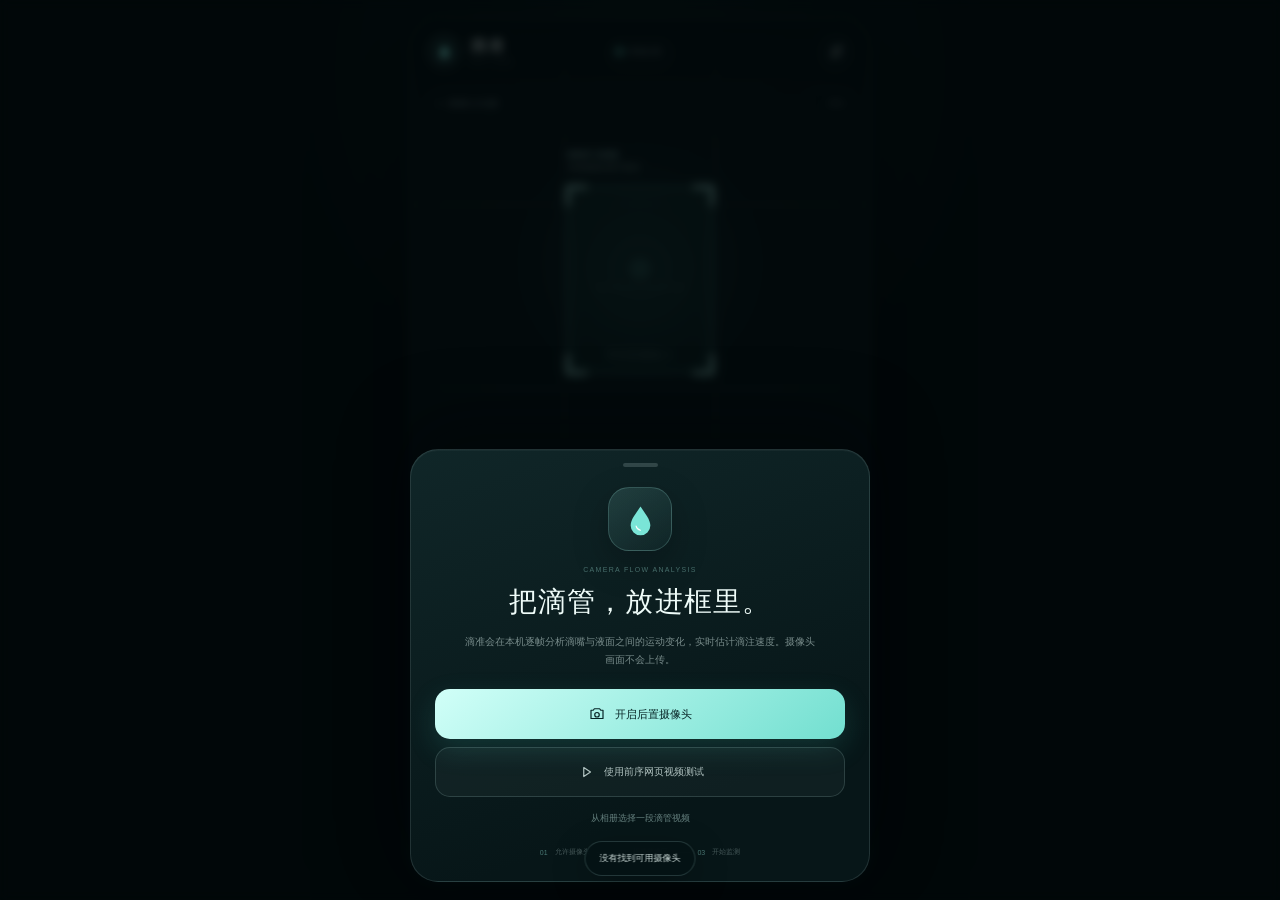
<file: camera.html>
<!doctype html>
<html lang="zh-CN">
  <head>
    <meta charset="UTF-8" />
    <meta name="viewport" content="width=device-width, initial-scale=1" />
    <meta name="theme-color" content="#071416" />
    <meta http-equiv="refresh" content="0; url=drip-monitor-app/?source=camera&amp;autostart=1" />
    <title>正在打开滴准摄像头检测…</title>
    <script>location.replace("drip-monitor-app/?source=camera&autostart=1");</script>
  </head>
  <body style="margin:0;display:grid;place-items:center;min-height:100vh;color:#dff8f4;background:#071416;font-family:system-ui,sans-serif">
    <p>正在打开后置摄像头检测…<br /><a href="drip-monitor-app/?source=camera&amp;autostart=1" style="color:#75e5d7">没有自动跳转时请点这里</a></p>
  </body>
</html>
</file>
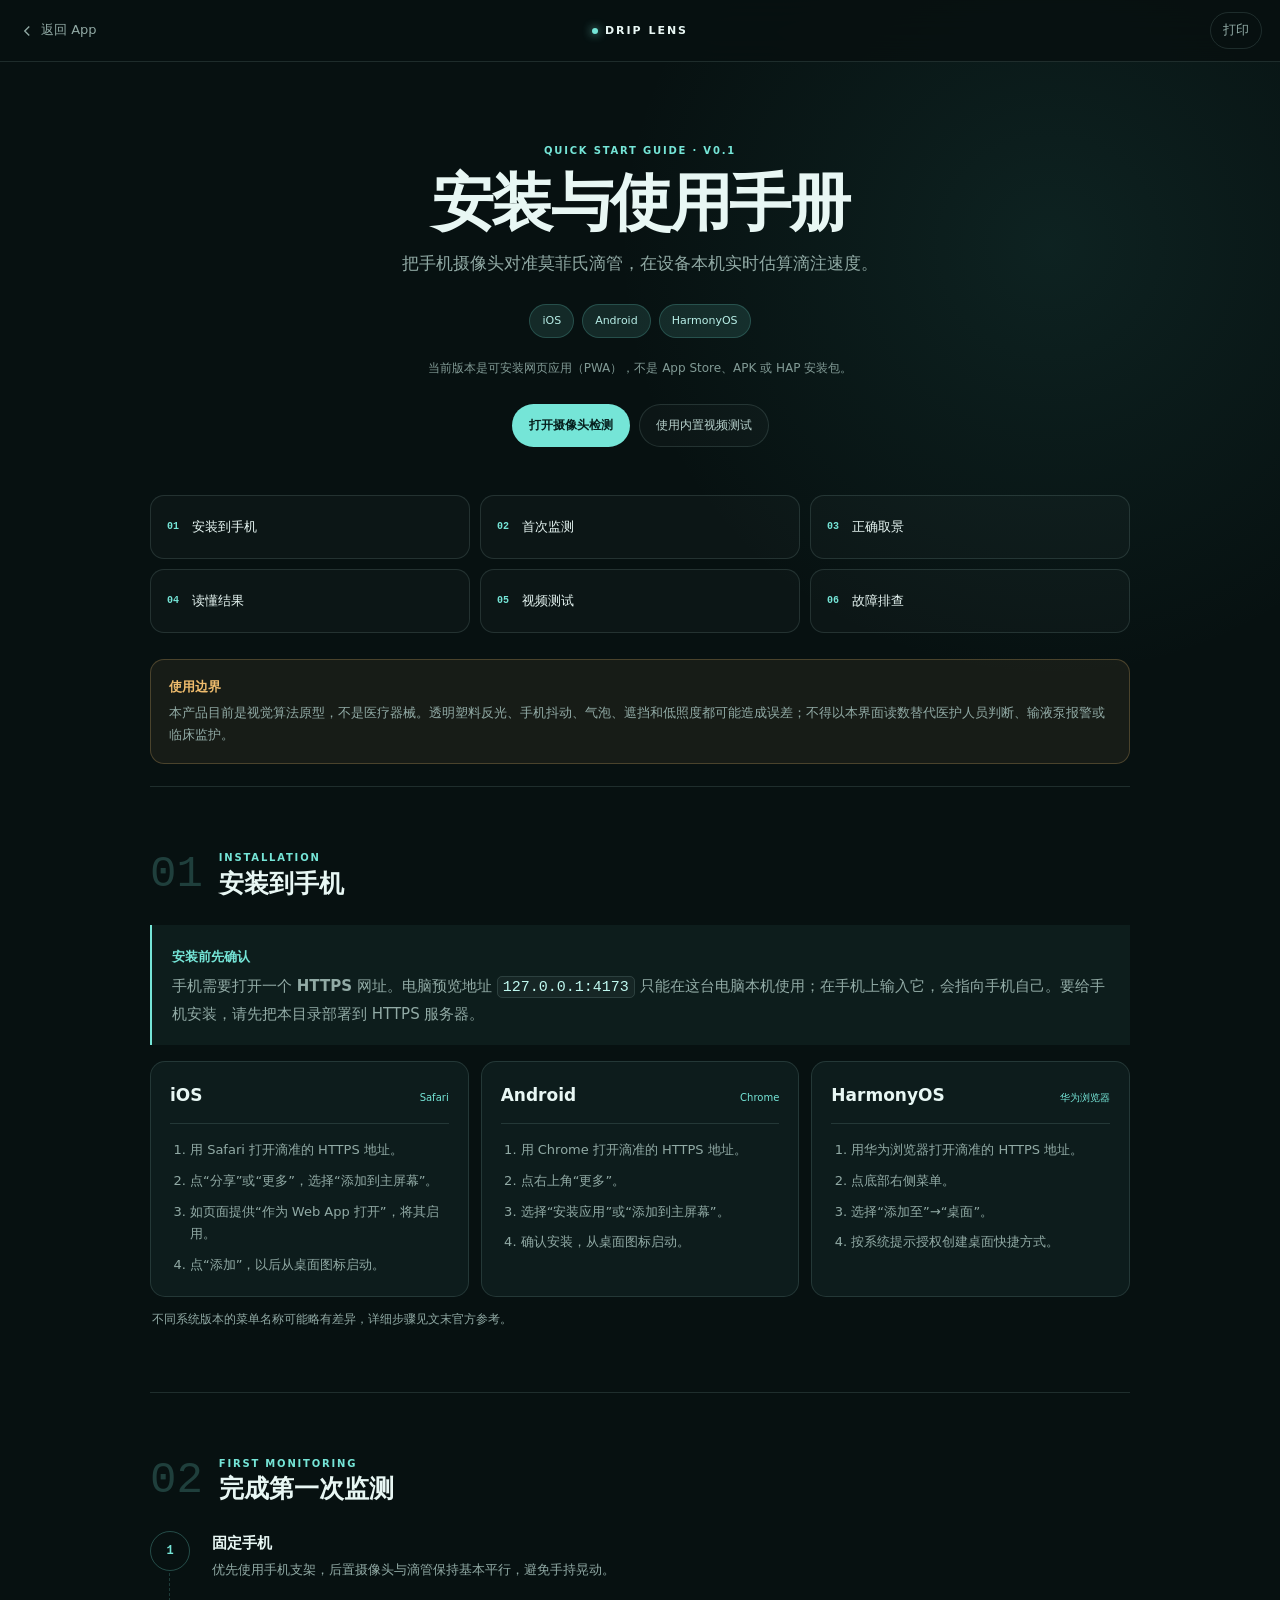
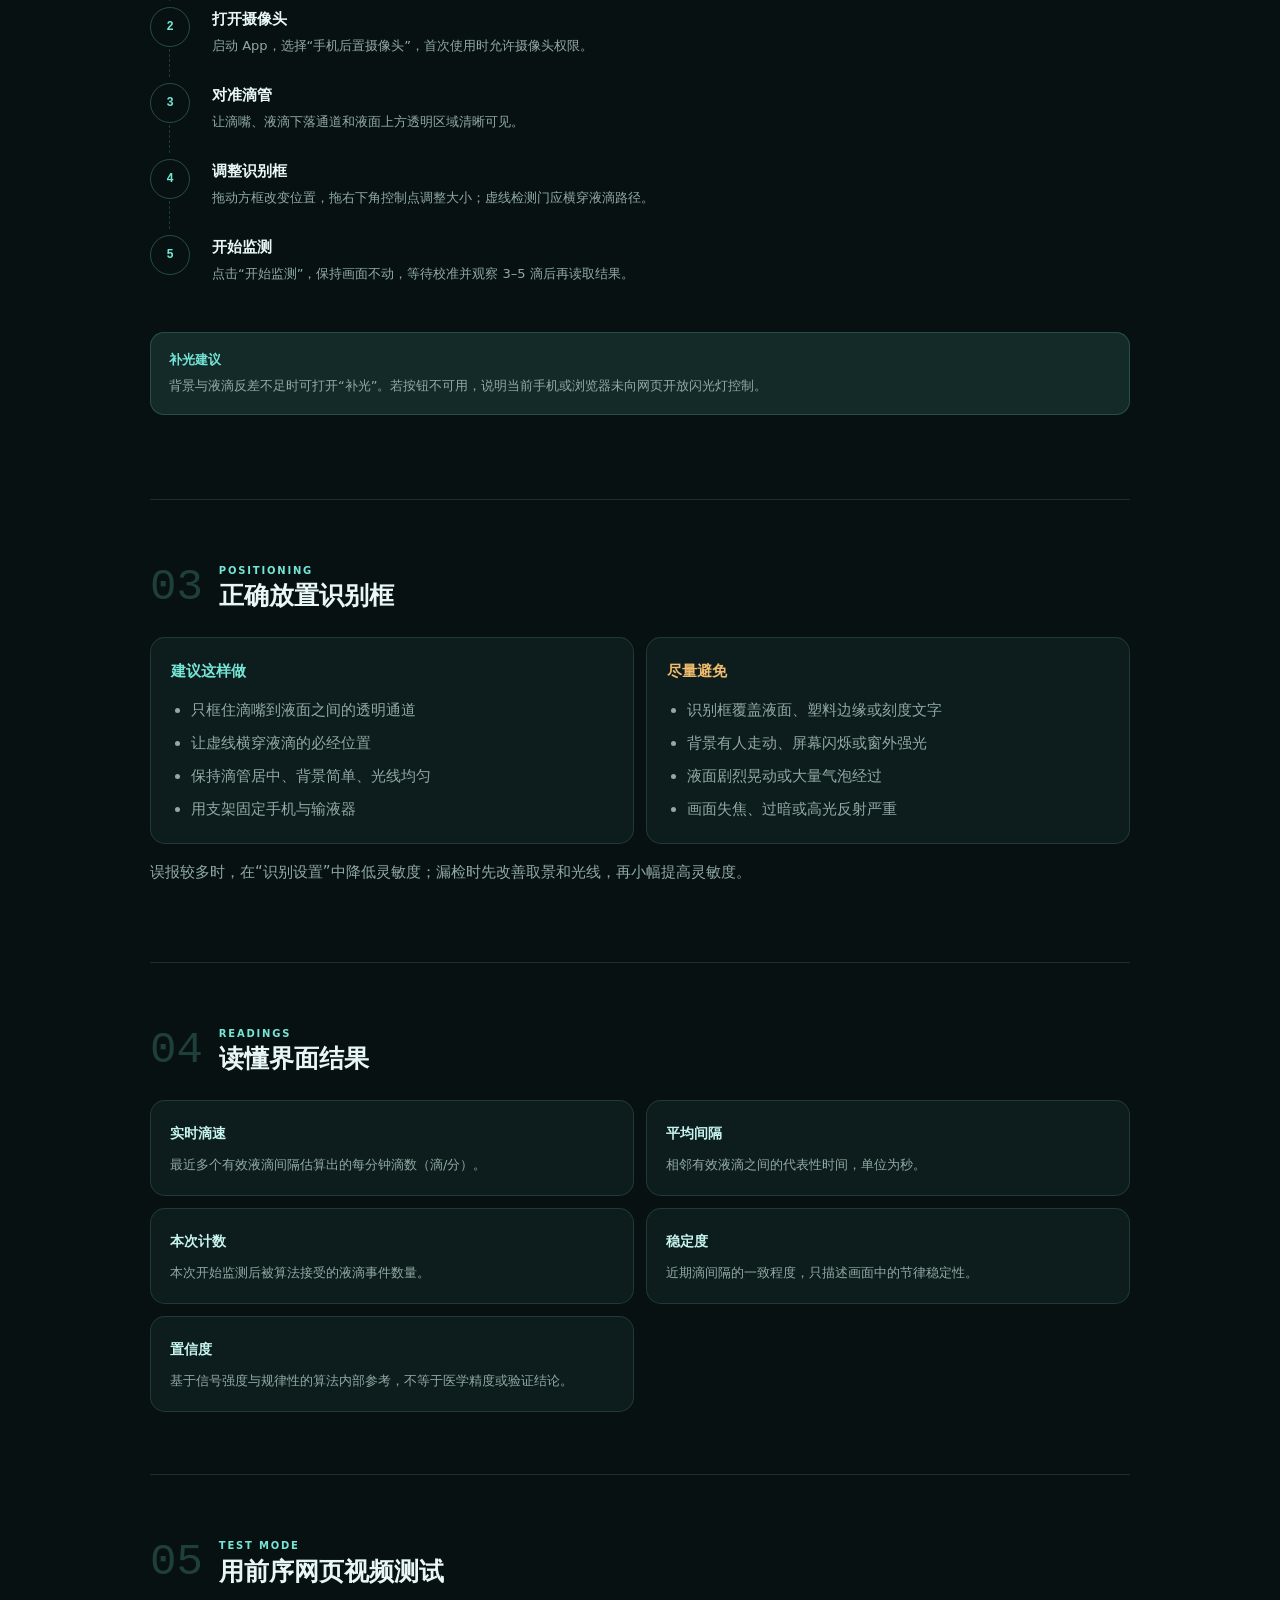
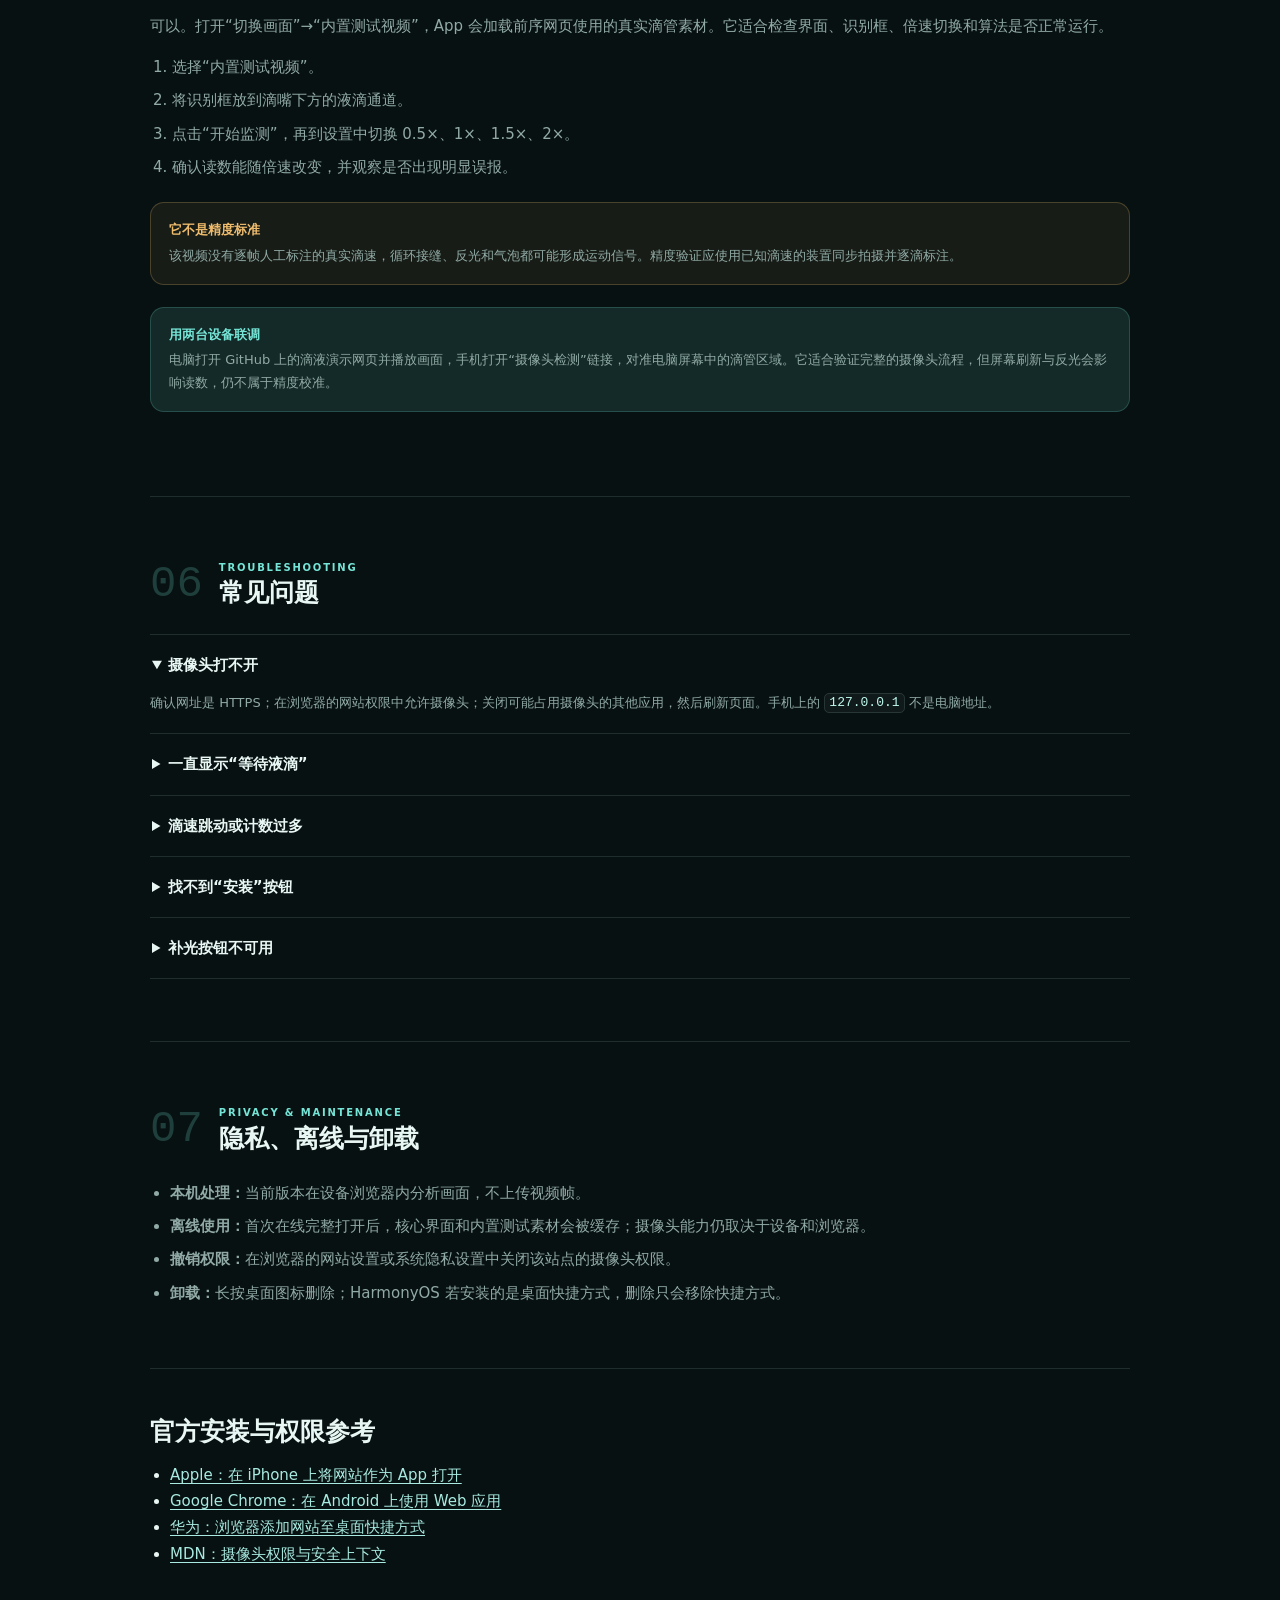
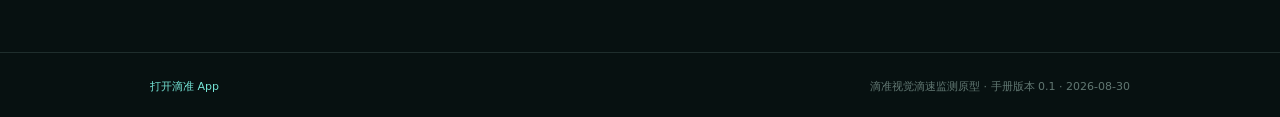
<file: drip-monitor-app/guide.html>
<!doctype html>
<html lang="zh-CN">
  <head>
    <meta charset="UTF-8" />
    <meta name="viewport" content="width=device-width, initial-scale=1, viewport-fit=cover" />
    <meta name="theme-color" content="#071414" />
    <meta name="description" content="滴准 App 的 iOS、Android、HarmonyOS 安装与使用手册" />
    <title>安装与使用手册 · 滴准</title>
    <link rel="icon" href="icons/app-icon.svg" type="image/svg+xml" />
    <link rel="stylesheet" href="guide.css" />
  </head>
  <body>
    <header class="topbar">
      <a class="back" href="./" aria-label="返回滴准 App">
        <svg viewBox="0 0 24 24" aria-hidden="true"><path d="m15 18-6-6 6-6"/></svg>
        返回 App
      </a>
      <span class="brand"><i></i>DRIP LENS</span>
      <button class="print-button" type="button" onclick="window.print()">打印</button>
    </header>

    <main>
      <section class="hero">
        <div class="eyebrow">QUICK START GUIDE · V0.1</div>
        <h1>安装与使用手册</h1>
        <p>把手机摄像头对准莫菲氏滴管，在设备本机实时估算滴注速度。</p>
        <div class="platforms" aria-label="支持平台">
          <span>iOS</span><span>Android</span><span>HarmonyOS</span>
        </div>
        <div class="hero-note">当前版本是可安装网页应用（PWA），不是 App Store、APK 或 HAP 安装包。</div>
        <div class="hero-actions">
          <a class="primary" href="./?source=camera&amp;autostart=1">打开摄像头检测</a>
          <a href="./?source=test">使用内置视频测试</a>
        </div>
      </section>

      <nav class="toc" aria-label="手册目录">
        <a href="#install"><b>01</b><span>安装到手机</span></a>
        <a href="#first-use"><b>02</b><span>首次监测</span></a>
        <a href="#position"><b>03</b><span>正确取景</span></a>
        <a href="#readings"><b>04</b><span>读懂结果</span></a>
        <a href="#test"><b>05</b><span>视频测试</span></a>
        <a href="#trouble"><b>06</b><span>故障排查</span></a>
      </nav>

      <aside class="notice warning">
        <strong>使用边界</strong>
        <p>本产品目前是视觉算法原型，不是医疗器械。透明塑料反光、手机抖动、气泡、遮挡和低照度都可能造成误差；不得以本界面读数替代医护人员判断、输液泵报警或临床监护。</p>
      </aside>

      <section class="manual-section" id="install">
        <header><span>01</span><div><div class="kicker">INSTALLATION</div><h2>安装到手机</h2></div></header>
        <div class="prerequisite">
          <b>安装前先确认</b>
          <p>手机需要打开一个 <strong>HTTPS</strong> 网址。电脑预览地址 <code>127.0.0.1:4173</code> 只能在这台电脑本机使用；在手机上输入它，会指向手机自己。要给手机安装，请先把本目录部署到 HTTPS 服务器。</p>
        </div>
        <div class="platform-grid">
          <article>
            <div class="platform-title"><span>iOS</span><small>Safari</small></div>
            <ol>
              <li>用 Safari 打开滴准的 HTTPS 地址。</li>
              <li>点“分享”或“更多”，选择“添加到主屏幕”。</li>
              <li>如页面提供“作为 Web App 打开”，将其启用。</li>
              <li>点“添加”，以后从桌面图标启动。</li>
            </ol>
          </article>
          <article>
            <div class="platform-title"><span>Android</span><small>Chrome</small></div>
            <ol>
              <li>用 Chrome 打开滴准的 HTTPS 地址。</li>
              <li>点右上角“更多”。</li>
              <li>选择“安装应用”或“添加到主屏幕”。</li>
              <li>确认安装，从桌面图标启动。</li>
            </ol>
          </article>
          <article>
            <div class="platform-title"><span>HarmonyOS</span><small>华为浏览器</small></div>
            <ol>
              <li>用华为浏览器打开滴准的 HTTPS 地址。</li>
              <li>点底部右侧菜单。</li>
              <li>选择“添加至”→“桌面”。</li>
              <li>按系统提示授权创建桌面快捷方式。</li>
            </ol>
          </article>
        </div>
        <p class="source-line">不同系统版本的菜单名称可能略有差异，详细步骤见文末官方参考。</p>
      </section>

      <section class="manual-section" id="first-use">
        <header><span>02</span><div><div class="kicker">FIRST MONITORING</div><h2>完成第一次监测</h2></div></header>
        <ol class="steps">
          <li><b>固定手机</b><p>优先使用手机支架，后置摄像头与滴管保持基本平行，避免手持晃动。</p></li>
          <li><b>打开摄像头</b><p>启动 App，选择“手机后置摄像头”，首次使用时允许摄像头权限。</p></li>
          <li><b>对准滴管</b><p>让滴嘴、液滴下落通道和液面上方透明区域清晰可见。</p></li>
          <li><b>调整识别框</b><p>拖动方框改变位置，拖右下角控制点调整大小；虚线检测门应横穿液滴路径。</p></li>
          <li><b>开始监测</b><p>点击“开始监测”，保持画面不动，等待校准并观察 3–5 滴后再读取结果。</p></li>
        </ol>
        <aside class="notice tip"><strong>补光建议</strong><p>背景与液滴反差不足时可打开“补光”。若按钮不可用，说明当前手机或浏览器未向网页开放闪光灯控制。</p></aside>
      </section>

      <section class="manual-section" id="position">
        <header><span>03</span><div><div class="kicker">POSITIONING</div><h2>正确放置识别框</h2></div></header>
        <div class="do-dont">
          <article class="do"><b>建议这样做</b><ul><li>只框住滴嘴到液面之间的透明通道</li><li>让虚线横穿液滴的必经位置</li><li>保持滴管居中、背景简单、光线均匀</li><li>用支架固定手机与输液器</li></ul></article>
          <article class="dont"><b>尽量避免</b><ul><li>识别框覆盖液面、塑料边缘或刻度文字</li><li>背景有人走动、屏幕闪烁或窗外强光</li><li>液面剧烈晃动或大量气泡经过</li><li>画面失焦、过暗或高光反射严重</li></ul></article>
        </div>
        <p>误报较多时，在“识别设置”中降低灵敏度；漏检时先改善取景和光线，再小幅提高灵敏度。</p>
      </section>

      <section class="manual-section" id="readings">
        <header><span>04</span><div><div class="kicker">READINGS</div><h2>读懂界面结果</h2></div></header>
        <div class="metric-grid">
          <article><b>实时滴速</b><p>最近多个有效液滴间隔估算出的每分钟滴数（滴/分）。</p></article>
          <article><b>平均间隔</b><p>相邻有效液滴之间的代表性时间，单位为秒。</p></article>
          <article><b>本次计数</b><p>本次开始监测后被算法接受的液滴事件数量。</p></article>
          <article><b>稳定度</b><p>近期滴间隔的一致程度，只描述画面中的节律稳定性。</p></article>
          <article><b>置信度</b><p>基于信号强度与规律性的算法内部参考，不等于医学精度或验证结论。</p></article>
        </div>
      </section>

      <section class="manual-section" id="test">
        <header><span>05</span><div><div class="kicker">TEST MODE</div><h2>用前序网页视频测试</h2></div></header>
        <p>可以。打开“切换画面”→“内置测试视频”，App 会加载前序网页使用的真实滴管素材。它适合检查界面、识别框、倍速切换和算法是否正常运行。</p>
        <ol class="compact-steps">
          <li>选择“内置测试视频”。</li>
          <li>将识别框放到滴嘴下方的液滴通道。</li>
          <li>点击“开始监测”，再到设置中切换 0.5×、1×、1.5×、2×。</li>
          <li>确认读数能随倍速改变，并观察是否出现明显误报。</li>
        </ol>
        <aside class="notice warning"><strong>它不是精度标准</strong><p>该视频没有逐帧人工标注的真实滴速，循环接缝、反光和气泡都可能形成运动信号。精度验证应使用已知滴速的装置同步拍摄并逐滴标注。</p></aside>
        <aside class="notice tip"><strong>用两台设备联调</strong><p>电脑打开 GitHub 上的滴液演示网页并播放画面，手机打开“摄像头检测”链接，对准电脑屏幕中的滴管区域。它适合验证完整的摄像头流程，但屏幕刷新与反光会影响读数，仍不属于精度校准。</p></aside>
      </section>

      <section class="manual-section" id="trouble">
        <header><span>06</span><div><div class="kicker">TROUBLESHOOTING</div><h2>常见问题</h2></div></header>
        <div class="faq">
          <details open><summary>摄像头打不开</summary><p>确认网址是 HTTPS；在浏览器的网站权限中允许摄像头；关闭可能占用摄像头的其他应用，然后刷新页面。手机上的 <code>127.0.0.1</code> 不是电脑地址。</p></details>
          <details><summary>一直显示“等待液滴”</summary><p>重新调整识别框，让虚线通过液滴路径；增加光线或对焦；适当提高灵敏度，并确认视频确实在播放。</p></details>
          <details><summary>滴速跳动或计数过多</summary><p>固定手机，缩小识别框，避开液面、气泡和塑料高光；降低灵敏度并等待几滴，让结果重新稳定。</p></details>
          <details><summary>找不到“安装”按钮</summary><p>直接使用浏览器菜单：iOS 用 Safari 的“添加到主屏幕”，Android 用 Chrome 的“安装应用”，HarmonyOS 用华为浏览器的“添加至桌面”。</p></details>
          <details><summary>补光按钮不可用</summary><p>部分 iPhone、浏览器或摄像头组合不向网页开放手电筒控制。这不影响基础监测，可改用环境灯或另一台设备补光。</p></details>
        </div>
      </section>

      <section class="manual-section privacy" id="privacy">
        <header><span>07</span><div><div class="kicker">PRIVACY &amp; MAINTENANCE</div><h2>隐私、离线与卸载</h2></div></header>
        <ul>
          <li><b>本机处理：</b>当前版本在设备浏览器内分析画面，不上传视频帧。</li>
          <li><b>离线使用：</b>首次在线完整打开后，核心界面和内置测试素材会被缓存；摄像头能力仍取决于设备和浏览器。</li>
          <li><b>撤销权限：</b>在浏览器的网站设置或系统隐私设置中关闭该站点的摄像头权限。</li>
          <li><b>卸载：</b>长按桌面图标删除；HarmonyOS 若安装的是桌面快捷方式，删除只会移除快捷方式。</li>
        </ul>
      </section>

      <section class="references">
        <h2>官方安装与权限参考</h2>
        <ul>
          <li><a href="https://support.apple.com/guide/iphone/open-as-web-app-iphea86e5236/ios" target="_blank" rel="noreferrer">Apple：在 iPhone 上将网站作为 App 打开</a></li>
          <li><a href="https://support.google.com/chrome/answer/9658361/use-progressive-web-apps-android?co=GENIE.Platform%3DAndroid&amp;hl=zh-Hans" target="_blank" rel="noreferrer">Google Chrome：在 Android 上使用 Web 应用</a></li>
          <li><a href="https://consumer.huawei.com/cn/support/content/zh-cn00448896/" target="_blank" rel="noreferrer">华为：浏览器添加网站至桌面快捷方式</a></li>
          <li><a href="https://developer.mozilla.org/zh-CN/docs/Web/API/MediaDevices/getUserMedia" target="_blank" rel="noreferrer">MDN：摄像头权限与安全上下文</a></li>
        </ul>
      </section>
    </main>

    <footer>
      <a href="./">打开滴准 App</a>
      <span>滴准视觉滴速监测原型 · 手册版本 0.1 · 2026-08-30</span>
    </footer>
  </body>
</html>
</file>
<file: drip-monitor-app/styles.css>
:root {
  color-scheme: dark;
  --ink: #effcf9;
  --muted: rgba(224, 243, 239, 0.52);
  --aqua: #7ae5d7;
  --aqua-bright: #cbfff7;
  --surface: #0d2022;
  --line: rgba(214, 255, 248, 0.12);
  --danger: #ff9a8e;
  --ease-out: cubic-bezier(0.16, 1, 0.3, 1);
  font-family: "SF Pro Display", "PingFang SC", "Microsoft YaHei", "Noto Sans SC", sans-serif;
  font-synthesis: none;
}

* {
  box-sizing: border-box;
}

html {
  min-width: 320px;
  min-height: 100%;
  background: #030a0c;
}

body {
  display: flex;
  justify-content: center;
  min-width: 320px;
  min-height: 100vh;
  margin: 0;
  color: var(--ink);
  background:
    radial-gradient(circle at 50% 8%, rgba(41, 107, 105, 0.18), transparent 34%),
    #030a0c;
  overflow-x: hidden;
}

body.sheet-open {
  overflow: hidden;
}

button,
input,
output {
  font: inherit;
}

button,
label,
a {
  -webkit-tap-highlight-color: transparent;
}

button {
  color: inherit;
}

.monitor-app {
  position: relative;
  width: min(100%, 460px);
  min-height: 100svh;
  padding-bottom: calc(18px + env(safe-area-inset-bottom));
  background: #071416;
  box-shadow: 0 0 90px rgba(0, 0, 0, 0.5);
  overflow: hidden;
}

.app-bar {
  position: absolute;
  z-index: 20;
  top: 0;
  left: 0;
  right: 0;
  display: grid;
  grid-template-columns: 1fr auto 1fr;
  align-items: center;
  padding: calc(15px + env(safe-area-inset-top)) 16px 14px;
  background: linear-gradient(180deg, rgba(3, 12, 14, 0.82), transparent);
}

.app-brand {
  display: inline-flex;
  justify-self: start;
  align-items: center;
  gap: 9px;
  color: var(--ink);
  text-decoration: none;
}

.app-brand__icon {
  display: grid;
  width: 34px;
  height: 34px;
  place-items: center;
  border: 1px solid rgba(213, 255, 248, 0.18);
  border-radius: 50%;
  background: rgba(163, 247, 236, 0.08);
}

.app-brand__icon svg {
  width: 17px;
}

.app-brand__icon path:first-child {
  fill: var(--aqua);
}

.app-brand__icon path:last-child {
  fill: none;
  stroke: white;
  stroke-width: 1.4;
  stroke-linecap: round;
}

.app-brand strong,
.app-brand small {
  display: block;
}

.app-brand strong {
  font-family: "Songti SC", "STSong", serif;
  font-size: 16px;
  font-weight: 600;
  letter-spacing: 0.15em;
  line-height: 1;
}

.app-brand small {
  margin-top: 4px;
  color: rgba(222, 244, 240, 0.38);
  font-size: 6px;
  letter-spacing: 0.2em;
}

.privacy-pill {
  display: flex;
  align-items: center;
  gap: 6px;
  height: 26px;
  padding: 0 9px;
  border: 1px solid rgba(216, 255, 249, 0.12);
  border-radius: 999px;
  color: rgba(229, 247, 244, 0.58);
  background: rgba(5, 17, 19, 0.4);
  backdrop-filter: blur(10px);
  font-size: 8px;
  letter-spacing: 0.08em;
}

.privacy-pill span {
  width: 5px;
  height: 5px;
  border-radius: 50%;
  background: #79e7d3;
  box-shadow: 0 0 8px rgba(121, 231, 211, 0.75);
}

.round-button,
.close-button {
  display: grid;
  place-items: center;
  padding: 0;
  border: 1px solid rgba(216, 255, 249, 0.14);
  border-radius: 50%;
  background: rgba(5, 17, 19, 0.42);
  cursor: pointer;
}

.round-button {
  justify-self: end;
  width: 34px;
  height: 34px;
  backdrop-filter: blur(10px);
}

.round-button svg,
.close-button svg {
  width: 17px;
  fill: none;
  stroke: currentColor;
  stroke-width: 1.5;
  stroke-linecap: round;
  stroke-linejoin: round;
}

.viewfinder {
  position: relative;
  height: min(65svh, 590px);
  min-height: 470px;
  overflow: hidden;
  border-radius: 0 0 30px 30px;
  background:
    radial-gradient(circle at 50% 44%, rgba(96, 210, 198, 0.08), transparent 33%),
    #091416;
}

#sourceVideo {
  position: absolute;
  inset: 0;
  width: 100%;
  height: 100%;
  object-fit: cover;
  opacity: 0;
  filter: saturate(0.8) contrast(1.02) brightness(0.82);
  transition: opacity 0.4s ease;
}

#sourceVideo.is-ready {
  opacity: 1;
}

.camera-placeholder {
  position: absolute;
  inset: 0;
  display: flex;
  flex-direction: column;
  align-items: center;
  justify-content: center;
  gap: 21px;
  color: rgba(222, 244, 240, 0.27);
  font-size: 10px;
  letter-spacing: 0.13em;
  transition: opacity 0.3s ease;
}

.camera-placeholder.is-hidden {
  opacity: 0;
  pointer-events: none;
}

.camera-placeholder__rings {
  position: relative;
  width: 96px;
  height: 96px;
}

.camera-placeholder__rings i {
  position: absolute;
  inset: 0;
  border: 1px solid rgba(155, 237, 227, 0.13);
  border-radius: 50%;
  animation: breathe 3s ease-in-out infinite;
}

.camera-placeholder__rings i:nth-child(2) { inset: 18px; animation-delay: -0.7s; }
.camera-placeholder__rings i:nth-child(3) { inset: 38px; animation-delay: -1.4s; background: rgba(124, 224, 212, 0.12); }

.viewfinder__shade {
  position: absolute;
  inset: 0;
  pointer-events: none;
  background:
    linear-gradient(180deg, rgba(2, 9, 11, 0.4), transparent 25%, transparent 70%, rgba(3, 11, 13, 0.72)),
    radial-gradient(ellipse at center, transparent 42%, rgba(1, 8, 10, 0.3));
}

.thirds-grid {
  position: absolute;
  inset: 0;
  opacity: 0.18;
  pointer-events: none;
}

.thirds-grid i {
  position: absolute;
  background: rgba(225, 255, 251, 0.24);
}

.thirds-grid i:nth-child(1),
.thirds-grid i:nth-child(2) { top: 0; bottom: 0; width: 1px; }
.thirds-grid i:nth-child(1) { left: 33.333%; }
.thirds-grid i:nth-child(2) { right: 33.333%; }
.thirds-grid i:nth-child(3),
.thirds-grid i:nth-child(4) { left: 0; right: 0; height: 1px; }
.thirds-grid i:nth-child(3) { top: 33.333%; }
.thirds-grid i:nth-child(4) { bottom: 33.333%; }

.source-chip,
.fps-chip {
  position: absolute;
  z-index: 4;
  top: calc(72px + env(safe-area-inset-top));
  height: 25px;
  border: 1px solid rgba(218, 255, 249, 0.12);
  color: rgba(236, 251, 248, 0.62);
  background: rgba(4, 15, 17, 0.46);
  backdrop-filter: blur(10px);
  font-size: 8px;
}

.source-chip {
  left: 16px;
  display: flex;
  align-items: center;
  gap: 6px;
  padding: 0 9px;
  border-radius: 999px;
}

.source-chip span {
  width: 5px;
  height: 5px;
  border-radius: 50%;
  background: rgba(223, 244, 241, 0.3);
}

.source-chip.is-live span {
  background: var(--aqua);
  box-shadow: 0 0 7px rgba(122, 229, 215, 0.74);
}

.source-chip b {
  font-weight: 500;
  letter-spacing: 0.08em;
}

.fps-chip {
  right: 16px;
  display: flex;
  align-items: center;
  gap: 4px;
  padding: 0 8px;
  border-radius: 5px;
  font-variant-numeric: tabular-nums;
}

.roi-box {
  --roi-x: 34%;
  --roi-y: 30%;
  --roi-w: 32%;
  --roi-h: 34%;
  position: absolute;
  z-index: 6;
  top: var(--roi-y);
  left: var(--roi-x);
  width: var(--roi-w);
  height: var(--roi-h);
  border: 1px solid rgba(164, 247, 237, 0.36);
  background: rgba(117, 230, 216, 0.025);
  box-shadow: 0 0 0 9999px rgba(0, 9, 11, 0.1), inset 0 0 35px rgba(117, 230, 216, 0.04);
  cursor: move;
  touch-action: none;
}

.roi-corner {
  position: absolute;
  width: 20px;
  height: 20px;
  border-color: var(--aqua-bright);
  border-style: solid;
  filter: drop-shadow(0 0 4px rgba(116, 229, 215, 0.5));
}

.roi-corner--tl { top: -1px; left: -1px; border-width: 2px 0 0 2px; }
.roi-corner--tr { top: -1px; right: -1px; border-width: 2px 2px 0 0; }
.roi-corner--br { right: -1px; bottom: -1px; border-width: 0 2px 2px 0; }
.roi-corner--bl { bottom: -1px; left: -1px; border-width: 0 0 2px 2px; }

.roi-box__label {
  position: absolute;
  top: -36px;
  left: 0;
  white-space: nowrap;
}

.roi-box__label b,
.roi-box__label small {
  display: block;
}

.roi-box__label b {
  color: rgba(198, 255, 248, 0.84);
  font-size: 7px;
  font-weight: 600;
  letter-spacing: 0.16em;
}

.roi-box__label small {
  margin-top: 4px;
  color: rgba(224, 247, 243, 0.48);
  font-size: 8px;
}

.roi-box::after {
  content: "";
  position: absolute;
  z-index: 2;
  top: 54%;
  left: 20%;
  right: 20%;
  border-top: 1px dashed rgba(203, 255, 247, 0.32);
  pointer-events: none;
}

.roi-resize {
  position: absolute;
  right: -12px;
  bottom: -12px;
  width: 28px;
  height: 28px;
  padding: 0;
  border: 0;
  border-radius: 50%;
  background: transparent;
  cursor: nwse-resize;
  touch-action: none;
}

.scan-line {
  position: absolute;
  left: 6px;
  right: 6px;
  top: 10%;
  height: 1px;
  opacity: 0;
  background: linear-gradient(90deg, transparent, rgba(164, 255, 244, 0.9), transparent);
  box-shadow: 0 0 8px rgba(122, 229, 215, 0.55);
}

.monitor-app.is-analyzing .scan-line {
  opacity: 0.8;
  animation: scan 2.3s ease-in-out infinite;
}

.alignment-tip {
  position: absolute;
  z-index: 4;
  left: 50%;
  bottom: 62px;
  display: flex;
  align-items: center;
  gap: 7px;
  padding: 7px 10px;
  border: 1px solid rgba(220, 255, 250, 0.1);
  border-radius: 999px;
  color: rgba(229, 248, 245, 0.57);
  background: rgba(4, 15, 17, 0.42);
  backdrop-filter: blur(10px);
  font-size: 8px;
  white-space: nowrap;
  transform: translateX(-50%);
}

.alignment-tip svg {
  width: 12px;
  fill: none;
  stroke: var(--aqua);
  stroke-width: 1.5;
}

.drop-flash {
  position: absolute;
  z-index: 5;
  top: calc(var(--roi-y, 30%) + var(--roi-h, 34%) / 2);
  left: 50%;
  width: 74px;
  height: 74px;
  border: 1px solid rgba(164, 255, 244, 0.8);
  border-radius: 50%;
  opacity: 0;
  pointer-events: none;
  transform: translate(-50%, -50%) scale(0.3);
}

.drop-flash.is-active {
  animation: dropFlash 0.48s var(--ease-out);
}

.measurement-card {
  position: relative;
  z-index: 12;
  margin: -45px 12px 0;
  padding: 19px 17px 15px;
  border: 1px solid rgba(213, 255, 248, 0.13);
  border-radius: 23px;
  background: linear-gradient(155deg, rgba(17, 39, 41, 0.96), rgba(7, 21, 23, 0.97));
  box-shadow: 0 25px 65px rgba(0, 5, 7, 0.42), inset 0 1px rgba(255, 255, 255, 0.035);
  backdrop-filter: blur(24px);
}

.measurement-card__top {
  display: flex;
  align-items: flex-start;
  justify-content: space-between;
}

.card-kicker,
.sheet-kicker {
  display: block;
  color: rgba(169, 239, 230, 0.38);
  font-size: 7px;
  letter-spacing: 0.19em;
}

.rate-display {
  display: flex;
  align-items: baseline;
  gap: 8px;
  margin-top: 2px;
}

.rate-display strong {
  min-width: 82px;
  color: var(--aqua-bright);
  font-family: "DIN Alternate", "Arial Narrow", sans-serif;
  font-size: 50px;
  font-weight: 500;
  font-variant-numeric: tabular-nums;
  line-height: 1.08;
  letter-spacing: -0.03em;
}

.rate-display span {
  color: rgba(220, 244, 240, 0.48);
  font-size: 10px;
  letter-spacing: 0.08em;
}

.quality-orb {
  position: relative;
  display: grid;
  width: 50px;
  height: 50px;
  place-items: center;
}

.quality-orb svg {
  position: absolute;
  inset: 0;
  width: 100%;
  transform: rotate(-90deg);
}

.quality-orb circle {
  fill: none;
  stroke: rgba(220, 255, 250, 0.09);
  stroke-width: 2.4;
}

.quality-orb__progress {
  stroke: var(--aqua) !important;
  stroke-linecap: round;
  stroke-dasharray: 119.4;
  stroke-dashoffset: calc(119.4 - 119.4 * var(--quality, 0) / 100);
  filter: drop-shadow(0 0 4px rgba(122, 229, 215, 0.4));
  transition: stroke-dashoffset 0.35s ease;
}

.quality-orb span {
  color: rgba(230, 251, 248, 0.68);
  font-size: 9px;
  font-variant-numeric: tabular-nums;
}

.signal-row {
  display: grid;
  grid-template-columns: auto minmax(70px, 1fr);
  align-items: center;
  gap: 12px;
  min-height: 50px;
  margin-top: 7px;
  padding: 9px 0;
  border-top: 1px solid var(--line);
  border-bottom: 1px solid var(--line);
}

.signal-status {
  display: flex;
  align-items: center;
  gap: 8px;
}

.signal-status__dot {
  width: 7px;
  height: 7px;
  border-radius: 50%;
  background: rgba(222, 244, 240, 0.24);
  transition: background 0.2s ease, box-shadow 0.2s ease;
}

.signal-status__dot.is-live {
  background: var(--aqua);
  box-shadow: 0 0 0 4px rgba(122, 229, 215, 0.08), 0 0 9px rgba(122, 229, 215, 0.5);
}

.signal-status b,
.signal-status small {
  display: block;
  white-space: nowrap;
}

.signal-status b {
  font-size: 9px;
  font-weight: 500;
  letter-spacing: 0.06em;
}

.signal-status small {
  max-width: 120px;
  margin-top: 3px;
  overflow: hidden;
  color: rgba(221, 244, 240, 0.36);
  font-size: 7px;
  text-overflow: ellipsis;
}

#signalCanvas {
  display: block;
  width: 100%;
  height: 38px;
}

.metric-grid {
  display: grid;
  grid-template-columns: repeat(3, 1fr);
  padding: 12px 0;
}

.metric-grid > div {
  padding: 0 11px;
  border-right: 1px solid var(--line);
}

.metric-grid > div:first-child { padding-left: 0; }
.metric-grid > div:last-child { padding-right: 0; border-right: 0; }

.metric-grid span,
.metric-grid b {
  display: block;
}

.metric-grid span {
  margin-bottom: 5px;
  color: rgba(219, 242, 238, 0.37);
  font-size: 7px;
  letter-spacing: 0.06em;
}

.metric-grid b {
  color: rgba(232, 251, 248, 0.78);
  font-family: "DIN Alternate", "Arial Narrow", sans-serif;
  font-size: 16px;
  font-weight: 500;
  font-variant-numeric: tabular-nums;
}

.metric-grid small {
  color: rgba(222, 244, 240, 0.34);
  font-size: 7px;
  font-weight: 400;
}

.primary-controls {
  display: grid;
  grid-template-columns: 57px 1fr 57px;
  align-items: center;
  gap: 9px;
}

.control-button {
  display: flex;
  flex-direction: column;
  align-items: center;
  justify-content: center;
  gap: 3px;
  height: 49px;
  padding: 0;
  border: 1px solid rgba(218, 255, 249, 0.1);
  border-radius: 14px;
  color: rgba(224, 246, 242, 0.55);
  background: rgba(220, 255, 250, 0.035);
  cursor: pointer;
}

.control-button:disabled {
  opacity: 0.32;
  cursor: default;
}

.control-button.is-active {
  color: var(--aqua-bright);
  border-color: rgba(142, 237, 226, 0.35);
  background: rgba(122, 229, 215, 0.1);
}

.control-button svg {
  width: 17px;
  fill: none;
  stroke: currentColor;
  stroke-width: 1.5;
  stroke-linecap: round;
  stroke-linejoin: round;
}

.control-button span {
  font-size: 7px;
}

.analyze-button {
  display: flex;
  align-items: center;
  justify-content: center;
  height: 52px;
  padding: 0 15px;
  border: 0;
  border-radius: 16px;
  color: #062425;
  background: linear-gradient(140deg, #d0fff8, #70ddcf);
  box-shadow: 0 8px 24px rgba(75, 206, 190, 0.17);
  cursor: pointer;
}

.analyze-button:disabled {
  color: rgba(221, 244, 240, 0.3);
  background: rgba(220, 255, 250, 0.07);
  box-shadow: none;
  cursor: default;
}

.analyze-button__icon {
  display: grid;
  width: 27px;
  height: 27px;
  place-items: center;
  margin-right: 10px;
  border: 1px solid currentColor;
  border-radius: 50%;
}

.analyze-button__icon svg {
  width: 13px;
  fill: none;
  stroke: currentColor;
  stroke-width: 2;
  stroke-linecap: round;
  stroke-linejoin: round;
}

.analyze-button span:last-child {
  text-align: left;
}

.analyze-button b,
.analyze-button small {
  display: block;
}

.analyze-button b {
  font-size: 10px;
  font-weight: 600;
  letter-spacing: 0.05em;
}

.analyze-button small {
  margin-top: 2px;
  font-size: 7px;
  opacity: 0.56;
}

.play-icon,
.monitor-app.is-paused .pause-icon {
  display: none;
}

.monitor-app.is-paused .play-icon {
  display: block;
  margin-left: 1px;
}

.safe-note {
  display: flex;
  align-items: center;
  justify-content: center;
  gap: 7px;
  padding: 13px 20px 0;
  color: rgba(220, 242, 238, 0.27);
  font-size: 7px;
  letter-spacing: 0.04em;
}

.safe-note svg {
  width: 13px;
  flex: 0 0 auto;
  fill: none;
  stroke: currentColor;
  stroke-width: 1.5;
  stroke-linecap: round;
  stroke-linejoin: round;
}

.sheet-backdrop {
  position: fixed;
  z-index: 80;
  inset: 0;
  background: rgba(0, 7, 9, 0.66);
  backdrop-filter: blur(5px);
  opacity: 0;
  pointer-events: none;
  transition: opacity 0.3s ease;
}

.sheet-backdrop.is-visible {
  opacity: 1;
  pointer-events: auto;
}

.bottom-sheet {
  position: fixed;
  z-index: 90;
  left: 50%;
  bottom: 0;
  width: min(100%, 460px);
  padding: 13px 20px calc(24px + env(safe-area-inset-bottom));
  border: 1px solid rgba(218, 255, 249, 0.12);
  border-bottom: 0;
  border-radius: 28px 28px 0 0;
  background: linear-gradient(160deg, #102628, #071618 76%);
  box-shadow: 0 -25px 70px rgba(0, 4, 6, 0.45), inset 0 1px rgba(255, 255, 255, 0.035);
  opacity: 0;
  pointer-events: none;
  transform: translate(-50%, 105%);
  transition: opacity 0.3s ease, transform 0.45s var(--ease-out);
}

.bottom-sheet.is-visible {
  opacity: 1;
  pointer-events: auto;
  transform: translate(-50%, 0);
}

.sheet-handle {
  width: 35px;
  height: 4px;
  margin: 0 auto 20px;
  border-radius: 4px;
  background: rgba(226, 255, 251, 0.16);
}

.welcome-sheet {
  padding-right: 24px;
  padding-left: 24px;
  text-align: center;
}

.welcome-mark {
  display: grid;
  width: 64px;
  height: 64px;
  place-items: center;
  margin: 0 auto 15px;
  border: 1px solid rgba(173, 248, 238, 0.2);
  border-radius: 21px;
  background: linear-gradient(145deg, rgba(154, 242, 231, 0.14), rgba(78, 163, 158, 0.04));
  box-shadow: 0 13px 35px rgba(0, 5, 6, 0.25);
}

.welcome-mark svg {
  width: 35px;
}

.welcome-mark path:first-child { fill: var(--aqua); }
.welcome-mark path:last-child { fill: none; stroke: white; stroke-width: 2; stroke-linecap: round; }

.welcome-sheet h1 {
  margin: 10px 0 12px;
  font-family: "Songti SC", "STSong", serif;
  font-size: 28px;
  font-weight: 500;
  letter-spacing: 0.04em;
}

.welcome-sheet > p {
  width: min(100%, 355px);
  margin: 0 auto;
  color: rgba(224, 246, 242, 0.51);
  font-size: 10px;
  line-height: 1.8;
}

.welcome-actions {
  display: grid;
  gap: 8px;
  margin-top: 20px;
}

.main-action,
.secondary-action {
  display: flex;
  align-items: center;
  justify-content: center;
  gap: 9px;
  height: 50px;
  border-radius: 15px;
  cursor: pointer;
}

.main-action {
  border: 0;
  color: #062425;
  background: linear-gradient(140deg, #d1fff8, #72dfd0);
  box-shadow: 0 10px 28px rgba(67, 194, 179, 0.17);
  font-size: 11px;
  font-weight: 600;
}

.secondary-action {
  border: 1px solid rgba(208, 255, 248, 0.15);
  color: rgba(235, 252, 249, 0.74);
  background: rgba(218, 255, 249, 0.04);
  font-size: 10px;
}

.main-action svg,
.secondary-action svg {
  width: 18px;
  fill: none;
  stroke: currentColor;
  stroke-width: 1.6;
  stroke-linecap: round;
  stroke-linejoin: round;
}

.text-action {
  position: relative;
  display: inline-block;
  padding: 7px;
  color: rgba(207, 246, 240, 0.48);
  font-size: 9px;
  cursor: pointer;
}

.text-action input,
.source-list input {
  position: absolute;
  width: 1px;
  height: 1px;
  opacity: 0;
  pointer-events: none;
}

.privacy-note {
  display: flex;
  align-items: center;
  justify-content: center;
  gap: 7px;
  margin-top: 15px;
  color: rgba(214, 242, 237, 0.3);
  font-size: 7px;
}

.privacy-note span {
  color: rgba(150, 233, 223, 0.46);
}

.privacy-note i {
  width: 15px;
  height: 1px;
  background: rgba(212, 244, 239, 0.13);
}

.sheet-title-row {
  display: flex;
  align-items: center;
  justify-content: space-between;
  margin-bottom: 18px;
}

.sheet-title-row h2 {
  margin: 5px 0 0;
  font-family: "Songti SC", "STSong", serif;
  font-size: 20px;
  font-weight: 500;
  letter-spacing: 0.06em;
}

.close-button {
  width: 32px;
  height: 32px;
}

.source-list {
  display: grid;
  gap: 7px;
}

.source-list button,
.source-list label {
  position: relative;
  display: grid;
  grid-template-columns: auto 1fr auto;
  align-items: center;
  gap: 11px;
  min-height: 62px;
  padding: 10px 12px;
  border: 1px solid rgba(218, 255, 249, 0.1);
  border-radius: 15px;
  color: inherit;
  background: rgba(221, 255, 250, 0.035);
  text-align: left;
  cursor: pointer;
}

.source-list i {
  display: grid;
  width: 35px;
  height: 35px;
  place-items: center;
  border-radius: 11px;
  color: var(--aqua);
  background: rgba(122, 229, 215, 0.08);
}

.source-list i svg {
  width: 18px;
  fill: none;
  stroke: currentColor;
  stroke-width: 1.5;
  stroke-linecap: round;
  stroke-linejoin: round;
}

.source-list b,
.source-list small {
  display: block;
}

.source-list b {
  font-size: 10px;
  font-weight: 500;
}

.source-list small {
  margin-top: 5px;
  color: rgba(222, 244, 240, 0.36);
  font-size: 8px;
}

.source-list em {
  padding: 4px 6px;
  border-radius: 999px;
  color: #7fe6d7;
  background: rgba(122, 229, 215, 0.08);
  font-size: 7px;
  font-style: normal;
}

.setting-row {
  display: flex;
  align-items: center;
  justify-content: space-between;
  gap: 15px;
  padding: 11px 0;
}

.setting-row b,
.setting-row small {
  display: block;
}

.setting-row b {
  font-size: 10px;
  font-weight: 500;
}

.setting-row small {
  margin-top: 4px;
  color: rgba(222, 244, 240, 0.36);
  font-size: 8px;
}

.setting-row output {
  color: var(--aqua);
  font-size: 10px;
}

.setting-slider {
  width: 100%;
  height: 18px;
  margin: 0 0 10px;
  appearance: none;
  background: transparent;
}

.setting-slider::-webkit-slider-runnable-track {
  height: 3px;
  border-radius: 4px;
  background: linear-gradient(90deg, var(--aqua) 0 var(--sensitivity, 56%), rgba(220, 255, 250, 0.11) var(--sensitivity, 56%) 100%);
}

.setting-slider::-webkit-slider-thumb {
  width: 16px;
  height: 16px;
  margin-top: -6px;
  appearance: none;
  border: 3px solid #174143;
  border-radius: 50%;
  background: #d4fff9;
  box-shadow: 0 0 10px rgba(122, 229, 215, 0.4);
}

.test-speed-row {
  border-top: 1px solid var(--line);
  border-bottom: 1px solid var(--line);
}

.test-speed-row button {
  min-width: 58px;
  height: 31px;
  border: 1px solid rgba(164, 247, 237, 0.2);
  border-radius: 9px;
  color: var(--aqua-bright);
  background: rgba(122, 229, 215, 0.08);
  font-size: 9px;
  cursor: pointer;
}

.test-speed-row.is-hidden {
  display: none;
}

.settings-actions {
  display: grid;
  grid-template-columns: 1fr 1fr;
  gap: 7px;
  margin-top: 14px;
}

.settings-actions button,
.settings-actions .guide-link {
  min-height: 40px;
  border: 1px solid rgba(218, 255, 249, 0.1);
  border-radius: 12px;
  color: rgba(231, 250, 247, 0.62);
  background: rgba(221, 255, 250, 0.035);
  font-size: 9px;
  cursor: pointer;
}

.settings-actions .guide-link {
  grid-column: 1 / -1;
  display: flex;
  align-items: center;
  justify-content: space-between;
  padding: 0 13px;
  text-decoration: none;
}

.settings-actions .guide-link svg {
  width: 15px;
  fill: none;
  stroke: currentColor;
  stroke-width: 1.7;
  stroke-linecap: round;
  stroke-linejoin: round;
}

.settings-actions #installButton {
  grid-column: 1 / -1;
  color: #092829;
  border: 0;
  background: var(--aqua);
  font-weight: 600;
}

.settings-footnote {
  margin-top: 13px;
  color: rgba(220, 242, 238, 0.3);
  font-size: 8px;
  line-height: 1.6;
}

.toast {
  position: fixed;
  z-index: 120;
  left: 50%;
  bottom: calc(24px + env(safe-area-inset-bottom));
  max-width: calc(100vw - 32px);
  padding: 10px 14px;
  border: 1px solid rgba(201, 255, 248, 0.16);
  border-radius: 999px;
  color: rgba(240, 255, 252, 0.86);
  background: rgba(5, 18, 20, 0.9);
  backdrop-filter: blur(14px);
  box-shadow: 0 10px 35px rgba(0, 0, 0, 0.25);
  font-size: 9px;
  opacity: 0;
  pointer-events: none;
  transform: translate(-50%, 10px);
  transition: opacity 0.25s ease, transform 0.35s var(--ease-out);
}

.toast.is-visible {
  opacity: 1;
  transform: translate(-50%, 0);
}

button:focus-visible,
label:has(input:focus-visible),
.roi-box:focus-within {
  outline: 1px solid var(--aqua);
  outline-offset: 3px;
}

@keyframes breathe {
  0%, 100% { opacity: 0.3; transform: scale(0.92); }
  50% { opacity: 0.9; transform: scale(1.05); }
}

@keyframes scan {
  0%, 100% { top: 8%; opacity: 0; }
  15%, 85% { opacity: 0.85; }
  50% { top: 92%; opacity: 0.6; }
}

@keyframes dropFlash {
  0% { opacity: 0.9; transform: translate(-50%, -50%) scale(0.25); }
  100% { opacity: 0; transform: translate(-50%, -50%) scale(1.5); }
}

@media (min-width: 700px) {
  body {
    padding: 18px 0;
  }

  .monitor-app {
    min-height: calc(100vh - 36px);
    border: 1px solid rgba(211, 255, 249, 0.1);
    border-radius: 32px;
  }

  .viewfinder {
    height: min(62vh, 555px);
    border-radius: 32px;
  }

  .bottom-sheet {
    bottom: 18px;
    border-bottom: 1px solid rgba(218, 255, 249, 0.12);
    border-radius: 28px;
  }
}

@media (max-height: 760px) {
  .viewfinder {
    height: 520px;
    min-height: 455px;
  }

  .measurement-card {
    padding-top: 15px;
  }

  .rate-display strong {
    font-size: 43px;
  }

  .metric-grid {
    padding: 9px 0;
  }
}

@media (prefers-reduced-motion: reduce) {
  *, *::before, *::after {
    animation-duration: 0.01ms !important;
    animation-iteration-count: 1 !important;
    transition-duration: 0.01ms !important;
  }
}
</file>
<file: drip-monitor-app/guide.css>
:root {
  color-scheme: dark;
  --bg: #071111;
  --panel: #0d1c1c;
  --line: rgba(206, 255, 247, 0.12);
  --text: #e8f7f4;
  --muted: #91aaa5;
  --aqua: #75e5d7;
  --aqua-dim: rgba(117, 229, 215, 0.12);
  --amber: #efbc6d;
}

* { box-sizing: border-box; }
html { scroll-behavior: smooth; }
body {
  margin: 0;
  color: var(--text);
  background:
    radial-gradient(circle at 82% 5%, rgba(58, 151, 141, 0.13), transparent 27rem),
    var(--bg);
  font-family: Inter, "PingFang SC", "Microsoft YaHei", system-ui, sans-serif;
  font-size: 15px;
  line-height: 1.75;
}

a { color: inherit; }
code {
  padding: 0.1em 0.35em;
  border: 1px solid var(--line);
  border-radius: 5px;
  color: #bff8ef;
  background: rgba(255, 255, 255, 0.04);
}

.topbar {
  position: sticky;
  z-index: 20;
  top: 0;
  display: grid;
  grid-template-columns: 1fr auto 1fr;
  align-items: center;
  min-height: 62px;
  padding: max(10px, env(safe-area-inset-top)) max(18px, env(safe-area-inset-right)) 10px max(18px, env(safe-area-inset-left));
  border-bottom: 1px solid var(--line);
  background: rgba(7, 17, 17, 0.88);
  backdrop-filter: blur(18px);
}

.back, .print-button {
  display: inline-flex;
  align-items: center;
  gap: 5px;
  color: var(--muted);
  text-decoration: none;
  font: inherit;
  font-size: 13px;
}
.back svg { width: 18px; fill: none; stroke: currentColor; stroke-width: 1.8; }
.brand { letter-spacing: 0.18em; font-size: 11px; font-weight: 700; }
.brand i { display: inline-block; width: 6px; height: 6px; margin-right: 7px; border-radius: 50%; background: var(--aqua); box-shadow: 0 0 10px var(--aqua); }
.print-button { justify-self: end; padding: 6px 12px; border: 1px solid var(--line); border-radius: 999px; background: transparent; cursor: pointer; }

main { width: min(980px, calc(100% - 34px)); margin: 0 auto; }
.hero { padding: 80px 0 48px; text-align: center; }
.eyebrow, .kicker { color: var(--aqua); font-size: 10px; font-weight: 700; letter-spacing: 0.18em; }
.hero h1 { margin: 9px 0 12px; font-size: clamp(34px, 7vw, 62px); line-height: 1.1; letter-spacing: -0.04em; }
.hero > p { max-width: 600px; margin: 0 auto; color: var(--muted); font-size: 17px; }
.platforms { display: flex; justify-content: center; gap: 8px; margin: 26px 0 16px; }
.platforms span { padding: 6px 12px; border: 1px solid rgba(117, 229, 215, 0.2); border-radius: 999px; color: #b8eee7; background: var(--aqua-dim); font-size: 11px; }
.hero-note { display: inline-block; color: #829b96; font-size: 12px; }
.hero-actions { display: flex; justify-content: center; gap: 9px; margin-top: 24px; }
.hero-actions a { padding: 10px 16px; border: 1px solid var(--line); border-radius: 999px; color: #b9d3ce; background: rgba(255,255,255,.025); font-size: 12px; text-decoration: none; }
.hero-actions .primary { border-color: transparent; color: #06201e; background: var(--aqua); font-weight: 700; }

.toc { display: grid; grid-template-columns: repeat(3, 1fr); gap: 10px; margin-bottom: 26px; }
.toc a { display: flex; align-items: center; gap: 13px; min-height: 64px; padding: 12px 16px; border: 1px solid var(--line); border-radius: 14px; background: rgba(255,255,255,0.025); text-decoration: none; }
.toc b { color: var(--aqua); font: 700 10px/1 monospace; }
.toc span { font-size: 13px; }

.notice { margin: 22px 0; padding: 16px 18px; border: 1px solid var(--line); border-radius: 14px; }
.notice strong { display: block; margin-bottom: 3px; font-size: 13px; }
.notice p { margin: 0; color: var(--muted); font-size: 13px; }
.notice.warning { border-color: rgba(239, 188, 109, 0.24); background: rgba(239, 188, 109, 0.07); }
.notice.warning strong { color: var(--amber); }
.notice.tip { border-color: rgba(117, 229, 215, 0.2); background: var(--aqua-dim); }
.notice.tip strong { color: var(--aqua); }

.manual-section { padding: 62px 0; border-top: 1px solid var(--line); scroll-margin-top: 64px; }
.manual-section > header { display: flex; align-items: center; gap: 16px; margin-bottom: 26px; }
.manual-section > header > span { color: rgba(117, 229, 215, 0.22); font: 400 44px/1 monospace; }
.manual-section h2, .references h2 { margin: 2px 0 0; font-size: 25px; line-height: 1.2; }
.manual-section p { color: var(--muted); }
.prerequisite { margin-bottom: 16px; padding: 18px 20px; border-left: 2px solid var(--aqua); background: rgba(117, 229, 215, 0.055); }
.prerequisite b { color: var(--aqua); font-size: 13px; }
.prerequisite p { margin: 4px 0 0; }

.platform-grid { display: grid; grid-template-columns: repeat(3, 1fr); gap: 12px; }
.platform-grid article, .metric-grid article { padding: 19px; border: 1px solid var(--line); border-radius: 15px; background: var(--panel); }
.platform-title { display: flex; align-items: baseline; justify-content: space-between; padding-bottom: 12px; border-bottom: 1px solid var(--line); }
.platform-title span { font-size: 17px; font-weight: 700; }
.platform-title small { color: var(--aqua); font-size: 10px; }
.platform-grid ol { margin: 15px 0 0; padding-left: 20px; color: var(--muted); font-size: 13px; }
.platform-grid li + li { margin-top: 8px; }
.source-line { margin: 12px 2px 0; font-size: 12px; }

.steps { margin: 0; padding: 0; list-style: none; counter-reset: step; }
.steps li { position: relative; min-height: 76px; padding: 0 0 24px 62px; counter-increment: step; }
.steps li::before { content: counter(step); position: absolute; left: 0; top: 1px; display: grid; place-items: center; width: 38px; height: 38px; border: 1px solid rgba(117,229,215,.28); border-radius: 50%; color: var(--aqua); font: 700 12px/1 monospace; }
.steps li:not(:last-child)::after { content: ""; position: absolute; left: 19px; top: 43px; bottom: 5px; border-left: 1px dashed rgba(117,229,215,.2); }
.steps b { font-size: 15px; }
.steps p { margin: 2px 0 0; font-size: 13px; }

.do-dont, .metric-grid { display: grid; grid-template-columns: 1fr 1fr; gap: 12px; }
.do-dont article { padding: 20px; border: 1px solid var(--line); border-radius: 15px; background: var(--panel); }
.do-dont .do b { color: var(--aqua); }
.do-dont .dont b { color: var(--amber); }
.do-dont ul, .privacy ul { margin: 12px 0 0; padding-left: 20px; color: var(--muted); }
.do-dont li + li, .privacy li + li { margin-top: 7px; }
.metric-grid article b { color: #c6f5ef; font-size: 14px; }
.metric-grid article p { margin: 7px 0 0; font-size: 13px; }
.compact-steps { padding-left: 22px; color: var(--muted); }
.compact-steps li + li { margin-top: 7px; }

.faq details { border-top: 1px solid var(--line); }
.faq details:last-child { border-bottom: 1px solid var(--line); }
.faq summary { padding: 17px 2px; font-weight: 600; cursor: pointer; }
.faq details p { margin: -4px 0 18px; padding-right: 20px; font-size: 13px; }
.references { padding: 46px 0 70px; border-top: 1px solid var(--line); }
.references ul { padding-left: 20px; }
.references a { color: #a8eae1; text-underline-offset: 3px; }

footer { display: flex; justify-content: space-between; gap: 20px; padding: 24px max(18px, calc((100% - 980px) / 2)); border-top: 1px solid var(--line); color: #617772; font-size: 11px; }
footer a { color: var(--aqua); text-decoration: none; }

@media (max-width: 720px) {
  .topbar { grid-template-columns: 1fr auto; }
  .brand { display: none; }
  .hero { padding-top: 55px; }
  .toc { grid-template-columns: 1fr 1fr; }
  .platform-grid { grid-template-columns: 1fr; }
  .manual-section { padding: 48px 0; }
  .do-dont, .metric-grid { grid-template-columns: 1fr; }
  footer { flex-direction: column; }
}

@media (max-width: 420px) {
  .toc { grid-template-columns: 1fr; }
  .hero h1 { font-size: 36px; }
  .platforms { flex-wrap: wrap; }
  .hero-actions { flex-direction: column; }
}

@media print {
  :root { color-scheme: light; --bg: #fff; --panel: #f7faf9; --line: #d9e2df; --text: #13201e; --muted: #4c5d59; --aqua: #087c70; --aqua-dim: #eef8f6; --amber: #8a5b14; }
  body { background: #fff; font-size: 11pt; }
  .topbar, .toc, .print-button { display: none; }
  main { width: 100%; }
  .hero { padding: 20px 0 30px; }
  .manual-section { padding: 30px 0; break-inside: avoid; }
  .platform-grid article, .metric-grid article, .do-dont article { break-inside: avoid; }
  a { text-decoration: none; }
  footer { padding: 20px 0; }
}
</file>
